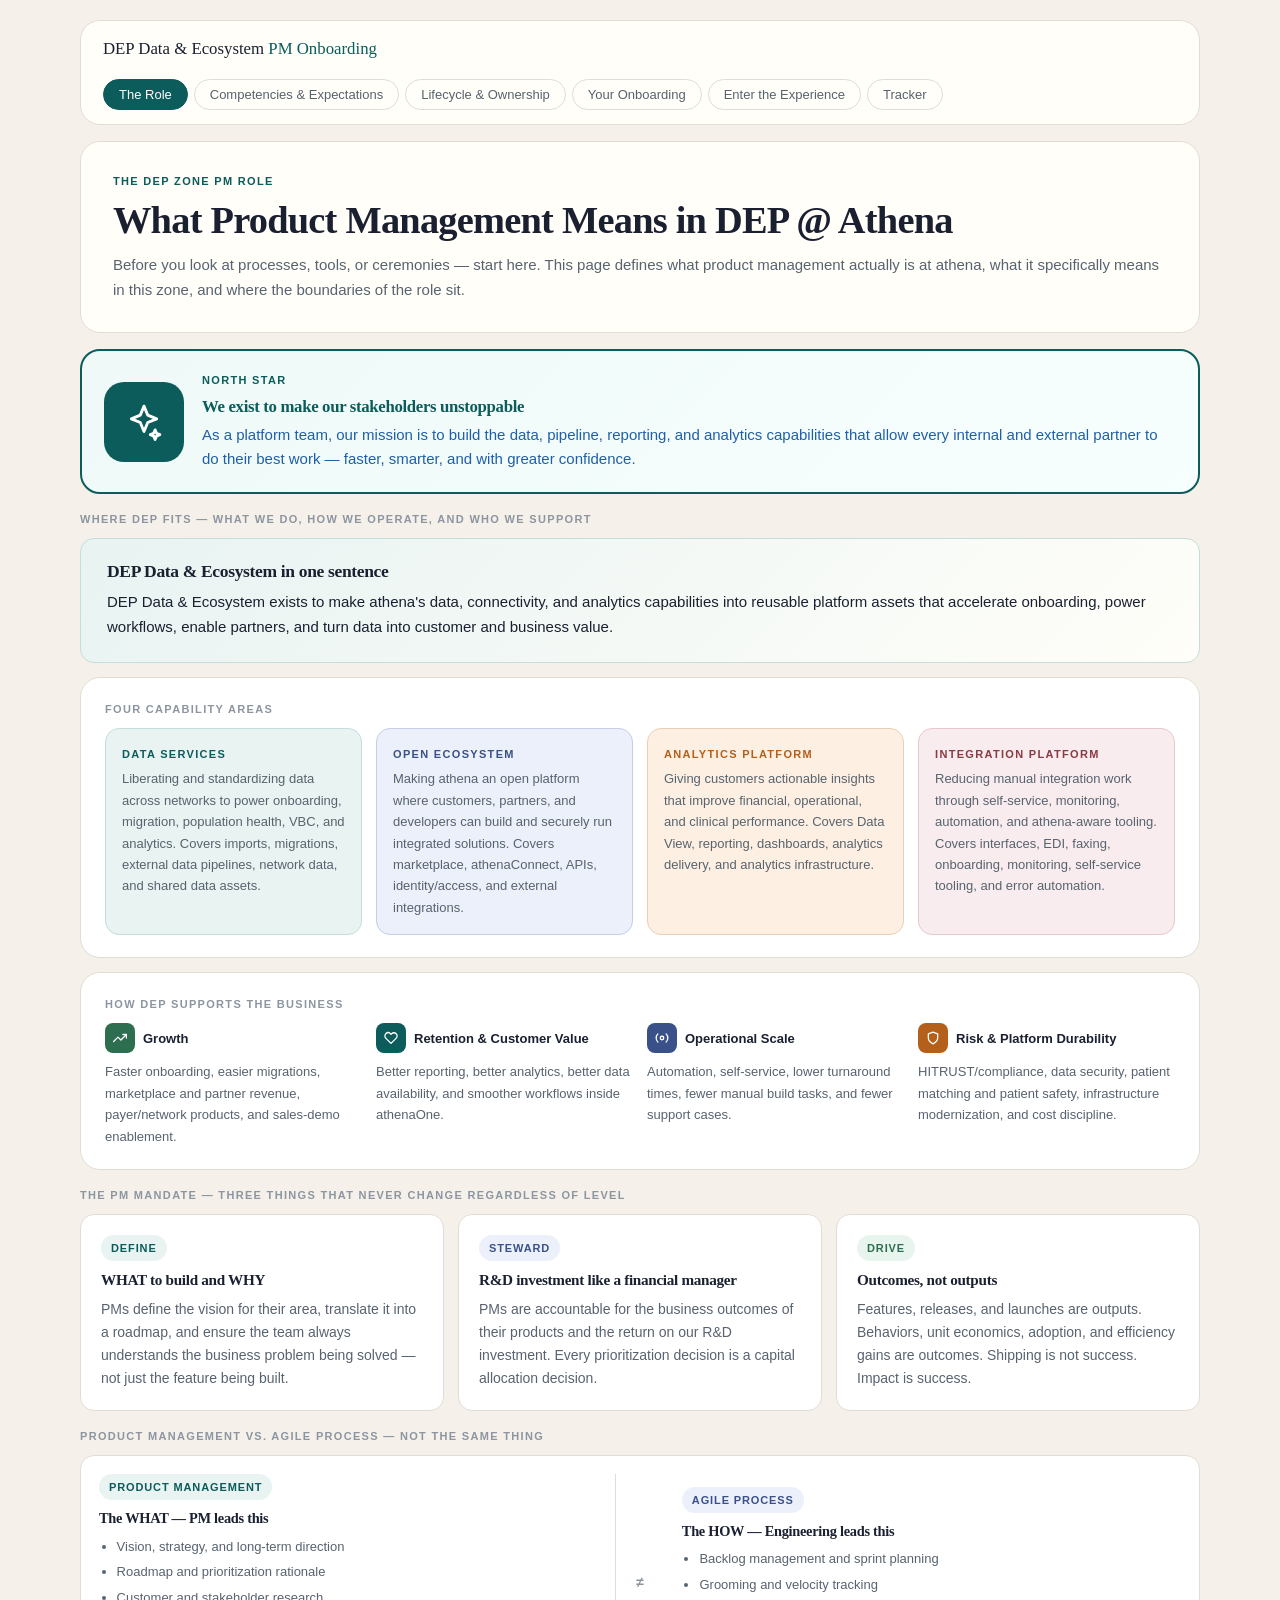
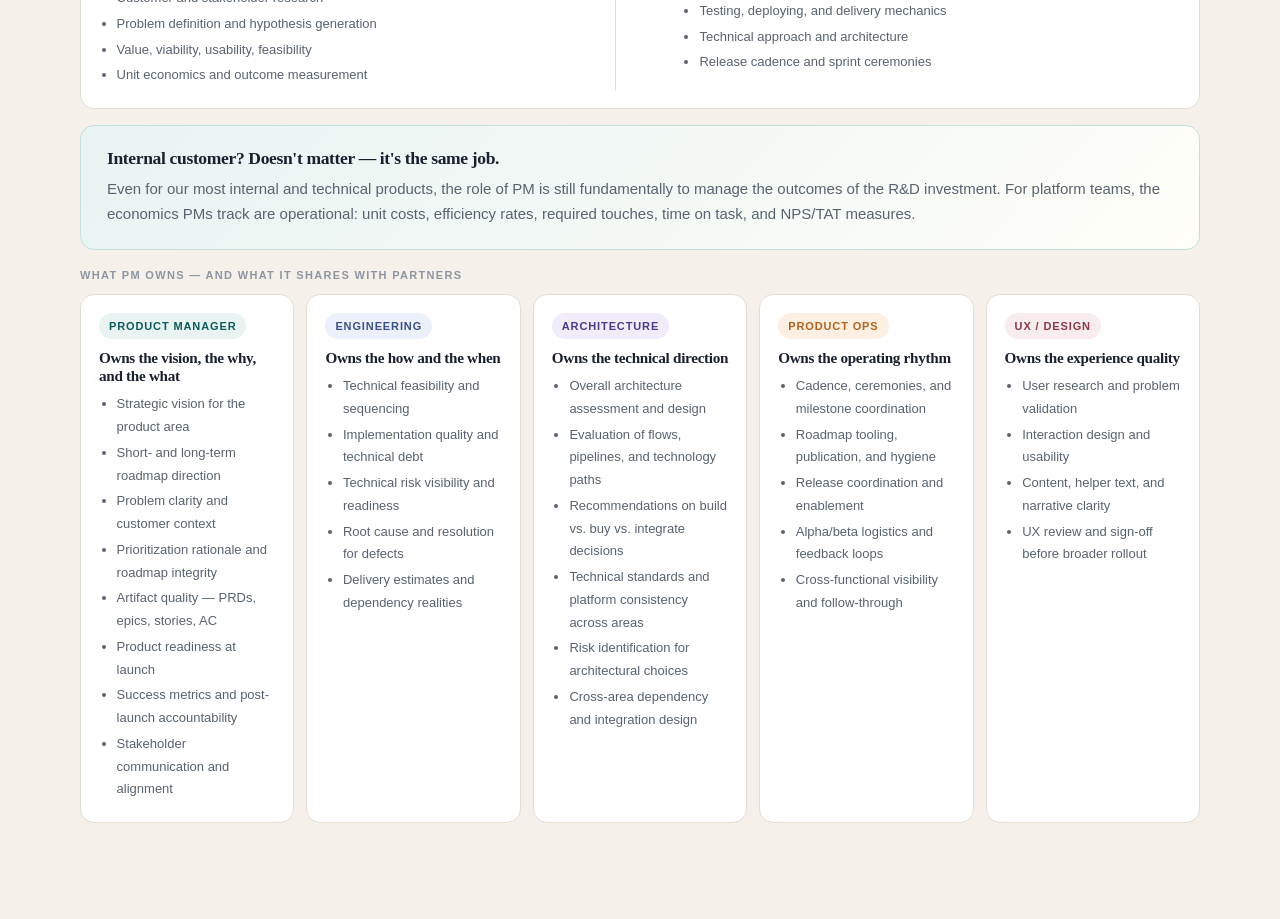
<file: index.html>
<!DOCTYPE html>
<html lang="en">
<head>
<meta charset="UTF-8"/>
<meta name="viewport" content="width=device-width,initial-scale=1.0"/>
<title>PM Onboarding — DEP Data & Ecosystem @ Athena</title>
<style>
*{box-sizing:border-box;margin:0;padding:0}
:root{
  --ink:#1a2030;--muted:#58636f;--faint:#8c95a0;
  --bg:#f5f1ea;--surface:#fffef9;--card:#fff;
  --line:#e2ddd4;
  --teal:#0b5c5a;--teal-lt:#e8f3f2;--teal-dk:#083f3d;
  --amber:#b5601a;--amber-lt:#fdf0e3;
  --rose:#8a3a45;--rose-lt:#f8ecee;
  --slate:#3a5088;--slate-lt:#ecf0fa;
  --green:#2d6e50;--green-lt:#e8f4ee;
  --purple:#4a3a8a;--purple-lt:#f0ecfa;
  --r:14px;--rlg:20px
}
body{font-family:"Aptos","Segoe UI","Helvetica Neue",sans-serif;background:var(--bg);color:var(--ink);font-size:15px;line-height:1.65}
h1,h2,h3,h4,h5{font-family:"Iowan Old Style","Palatino Linotype",Georgia,serif;letter-spacing:-.02em;line-height:1.2;color:var(--ink)}
p{color:var(--muted)}
ul{padding-left:1.1rem;color:var(--muted);line-height:1.75}
li{margin-bottom:3px}
strong{color:var(--ink)}
.shell{max-width:1160px;margin:0 auto;padding:20px 20px 80px}

/* NAV */
.topnav{display:flex;align-items:center;justify-content:space-between;background:var(--surface);border:1px solid var(--line);border-radius:var(--rlg);padding:14px 22px;margin-bottom:16px;gap:16px;flex-wrap:wrap}
.brand{font-family:"Iowan Old Style","Palatino Linotype",Georgia,serif;font-size:1.05rem;color:var(--ink)}
.brand span{color:var(--teal)}
.tabs{display:flex;flex-wrap:wrap;gap:6px}
.tab{background:transparent;border:1px solid var(--line);border-radius:999px;padding:7px 15px;font-size:13px;font-family:inherit;color:var(--muted);cursor:pointer;transition:all .15s}
.tab:hover{background:var(--teal-lt);color:var(--teal);border-color:var(--teal)}
.tab.on{background:var(--teal);color:#fff;border-color:var(--teal)}

/* PAGES */
.page{display:none}.page.on{display:block}

/* SHARED */
.eye{font-size:11px;font-weight:700;text-transform:uppercase;letter-spacing:.12em;color:var(--teal);display:block;margin-bottom:7px}
.section-lbl{font-size:11px;font-weight:700;text-transform:uppercase;letter-spacing:.12em;color:var(--faint);margin-bottom:10px;display:block}
.hero{background:var(--surface);border:1px solid var(--line);border-radius:var(--rlg);padding:30px 32px;margin-bottom:16px}
.hero h1{font-size:clamp(1.6rem,3vw,2.5rem);margin-bottom:10px}
.hero p{font-size:15px;max-width:none}
.banner{background:linear-gradient(135deg,var(--teal-lt),var(--surface));border:1px solid #c2dedd;border-radius:var(--r);padding:22px 26px;margin-bottom:16px}
.banner h3{margin-bottom:8px}
.card{background:var(--card);border:1px solid var(--line);border-radius:var(--r);padding:20px}
.card h3,.card h4{margin-bottom:8px}
.card h3{font-size:1.05rem}
.card h4{font-size:.95rem}
.card p,.card ul{font-size:14px}
.grid2{display:grid;grid-template-columns:1fr 1fr;gap:14px;margin-bottom:16px}
.grid3{display:grid;grid-template-columns:repeat(3,1fr);gap:14px;margin-bottom:16px}
.grid4{display:grid;grid-template-columns:repeat(4,1fr);gap:14px;margin-bottom:16px}
.chip{display:inline-block;font-size:11px;font-weight:700;text-transform:uppercase;letter-spacing:.08em;padding:4px 10px;border-radius:999px;margin-bottom:10px}
.chip-teal{background:var(--teal-lt);color:var(--teal)}
.chip-slate{background:var(--slate-lt);color:var(--slate)}
.chip-amber{background:var(--amber-lt);color:var(--amber)}
.chip-rose{background:var(--rose-lt);color:var(--rose)}
.chip-green{background:var(--green-lt);color:var(--green)}
.chip-purple{background:var(--purple-lt);color:var(--purple)}

/* NORTHSTAR */
.northstar{display:grid;grid-template-columns:80px 1fr;gap:18px;align-items:center;background:linear-gradient(135deg,#eef9f8,#f7fffe);border:2px solid var(--teal);border-radius:20px;padding:20px 22px;margin-bottom:16px}
.northstar-icon{width:80px;height:80px;border-radius:20px;background:var(--teal);display:flex;align-items:center;justify-content:center;color:#fff}
.northstar-icon svg{width:38px;height:38px}
.northstar h3{font-size:1.05rem;margin-bottom:6px;color:var(--teal)}
.northstar p{font-size:15px;color:#1f5fa8;max-width:none}

/* ROLE CARDS */
.role-row{display:grid;grid-template-columns:repeat(4,1fr);gap:12px;margin-bottom:16px}
.role-card{background:var(--card);border:1px solid var(--line);border-radius:var(--r);padding:18px}
.role-card h4{font-size:.95rem;margin-bottom:8px}
.role-card ul{font-size:13px}
.rc-pm .chip{background:var(--teal-lt);color:var(--teal)}
.rc-eng .chip{background:var(--slate-lt);color:var(--slate)}
.rc-ops .chip{background:var(--amber-lt);color:var(--amber)}
.rc-ux .chip{background:var(--rose-lt);color:var(--rose)}

/* VS ROW */
.vs-row{display:grid;grid-template-columns:1fr auto 1fr;gap:12px;align-items:center;background:var(--card);border:1px solid var(--line);border-radius:var(--r);padding:18px;margin-bottom:16px}
.vs-col.what{border-right:1px solid var(--line);padding-right:18px}
.vs-col.how{padding-left:18px}
.vs-col h4{font-size:.9rem;margin-bottom:8px}
.vs-col ul{font-size:13px}
.vs-div{text-align:center;font-size:14px;font-weight:700;color:var(--faint);padding:0 8px}

/* COMPETENCIES */
.comp-grid{display:grid;grid-template-columns:repeat(3,1fr);gap:14px;margin-bottom:16px}
.comp-card{background:var(--card);border:1px solid var(--line);border-radius:var(--r);padding:18px}
.comp-card h3{font-size:1rem;margin-bottom:6px}
.comp-def{font-size:13px;color:var(--muted);margin-bottom:12px;line-height:1.6}
.clvl-content{font-size:13px;line-height:1.6}
.lbl{font-size:10px;font-weight:700;text-transform:uppercase;letter-spacing:.08em;margin-bottom:3px;display:block}
.lbl-good{color:var(--green)}
.lbl-watch{color:var(--amber)}
.lbl-growth{color:var(--slate)}
.txt-good{color:var(--green);margin-bottom:8px}
.txt-watch{color:var(--amber)}
.txt-growth{color:var(--slate)}

/* LEVEL SELECTOR */
.lvl-bar{background:var(--card);border:1px solid var(--line);border-radius:var(--r);padding:13px 18px;margin-bottom:16px;display:flex;align-items:center;gap:10px;flex-wrap:wrap}
.lvl-bar span{font-size:12px;font-weight:700;color:var(--muted);white-space:nowrap}
.lvl-btn{border-radius:999px;padding:5px 14px;font-size:12px;font-weight:700;font-family:inherit;cursor:pointer;border:2px solid transparent;opacity:.75;transition:opacity .15s}
.lvl-btn:hover{opacity:1}

/* CAREER TABLE */
.career-table{width:100%;border-collapse:collapse;background:var(--card);border:1px solid var(--line);border-radius:var(--rlg);overflow:hidden;margin-bottom:16px}
.career-table th{background:var(--ink);color:#fff;padding:12px 16px;text-align:left;font-size:11px;font-weight:700;text-transform:uppercase;letter-spacing:.08em;font-family:inherit}
.career-table td{padding:14px 16px;border-bottom:1px solid var(--line);font-size:13px;color:var(--muted);vertical-align:top;border-right:1px solid var(--line)}
.career-table td:last-child{border-right:none}
.career-table tr:last-child td{border-bottom:none}
.career-table tr.highlight td{background:#f7fcfb}
.level-name{font-weight:700;color:var(--ink);font-size:13px;margin-bottom:4px}
.level-tag{display:inline-block;font-size:10px;font-weight:700;text-transform:uppercase;letter-spacing:.07em;padding:3px 8px;border-radius:999px;margin-top:3px}
.current-badge{background:#fff3cd;color:#856404;font-size:10px;font-weight:700;padding:2px 8px;border-radius:999px;margin-left:6px}

/* LIFECYCLE */
.flow-hint{text-align:center;font-size:12px;color:var(--faint);margin-bottom:8px}
.flow-hint span{display:inline-flex;align-items:center;gap:5px;background:var(--surface);border:1px solid var(--line);border-radius:999px;padding:4px 12px}
.flow-bar{display:grid;grid-template-columns:repeat(4,1fr);background:var(--card);border:1px solid var(--line);border-radius:var(--rlg) var(--rlg) 0 0;overflow:hidden;border-bottom:none}
.flow-step{padding:18px 14px;border-right:1px solid var(--line);cursor:pointer;transition:background .15s;position:relative;user-select:none}
.flow-step:last-child{border-right:none}
.flow-step:hover{background:var(--bg)}
.flow-step.active{background:#fff}
.flow-step.active h4{font-weight:700}
.flow-num{width:30px;height:30px;border-radius:8px;display:flex;align-items:center;justify-content:center;font-weight:700;font-size:12px;margin-bottom:9px;color:#fff}
.fn1 .flow-num{background:var(--teal)}
.fn2 .flow-num{background:var(--amber)}
.fn3 .flow-num{background:var(--rose)}
.fn4 .flow-num{background:var(--green)}
.flow-tag{display:inline-block;font-size:10px;font-weight:700;text-transform:uppercase;letter-spacing:.07em;padding:3px 8px;border-radius:999px;margin-bottom:7px}
.fn1 .flow-tag{background:var(--teal-lt);color:var(--teal)}
.fn2 .flow-tag{background:var(--amber-lt);color:var(--amber)}
.fn3 .flow-tag{background:var(--rose-lt);color:var(--rose)}
.fn4 .flow-tag{background:var(--green-lt);color:var(--green)}
.flow-step h4{font-size:.88rem;margin-bottom:5px}
.flow-step p{font-size:12px}
.connector{height:4px;background:var(--line);position:relative;overflow:hidden}
.connector-fill{position:absolute;top:0;left:0;height:100%;width:25%;background:var(--teal);transition:left .2s,background .2s}
.gov-bar{background:var(--purple-lt);border:1px solid #c5bde8;border-left:1px solid #c5bde8;border-right:1px solid #c5bde8;padding:10px 18px;display:flex;align-items:center;gap:12px}
.gov-bar-icon{width:26px;height:26px;border-radius:7px;background:var(--purple);display:flex;align-items:center;justify-content:center;flex-shrink:0;color:#fff;font-weight:700;font-size:13px}
.stage-panel{display:none;background:var(--card);border:1px solid var(--line);border-top:none;border-radius:0 0 var(--rlg) var(--rlg);padding:22px;margin-bottom:14px}
.stage-panel.on{display:grid;grid-template-columns:1fr 1fr 1fr;gap:14px}
.panel-head{grid-column:1/-1;display:flex;align-items:flex-start;gap:14px;margin-bottom:4px}
.panel-badge{width:38px;height:38px;border-radius:11px;display:flex;align-items:center;justify-content:center;color:#fff;flex-shrink:0;font-weight:700;font-size:13px}
.panel-head h4{font-size:1.05rem;margin-bottom:5px}
.panel-head p{font-size:13px;max-width:none}
.role-block{background:#faf8f3;border:1px solid var(--line);border-radius:12px;padding:14px}
.role-block h5{font-size:.85rem;margin-bottom:8px}
.role-block ul{font-size:13px}
.pm-block{background:linear-gradient(135deg,#eef9f8,#f7fffe);border:2px solid var(--teal);border-radius:12px;padding:14px}
.pm-lbl{display:inline-block;background:var(--teal);color:#fff;font-size:10px;font-weight:700;letter-spacing:.07em;text-transform:uppercase;padding:4px 8px;border-radius:999px;margin-bottom:8px}
.pm-block ul{font-size:13px}
.pm-block ul li::marker{color:var(--teal)}
.oversight-block{background:linear-gradient(135deg,var(--slate-lt),#f4f6ff);border:1px solid #c5cde8;border-radius:12px;padding:14px}
.oversight-block h5{font-size:.85rem;margin-bottom:8px;color:var(--slate)}
.oversight-block ul{font-size:13px}
.oversight-block ul li::marker{color:var(--slate)}
.gov-panel{background:var(--purple-lt);border:1px solid #c5bde8;border-radius:0 0 var(--rlg) var(--rlg);padding:18px 22px;margin-bottom:16px}
.gov-inner{display:grid;grid-template-columns:1fr 1fr 1fr;gap:12px;margin-top:12px}
.gov-col{background:#fff;border-radius:10px;padding:12px;border:1px solid #c5bde8}
.gov-col strong{font-size:12px;display:block;margin-bottom:4px}
.gov-col ul{font-size:12px}

/* ONBOARDING */
.ob-track{display:grid;gap:12px;margin-bottom:16px}
.ob-row{display:grid;grid-template-columns:130px 1fr;gap:16px;background:var(--card);border:1px solid var(--line);border-radius:var(--r);padding:18px 20px;align-items:start}
.ob-week{font-size:12px;font-weight:700;text-transform:uppercase;letter-spacing:.08em;color:var(--teal)}
.ob-phase{font-size:10px;font-weight:400;color:var(--faint);text-transform:none;letter-spacing:0;display:block;margin-top:2px}
.ob-content h4{font-size:.95rem;margin-bottom:6px}
.ob-content ul{font-size:13px}
.milestone-grid{display:grid;grid-template-columns:repeat(3,1fr);gap:14px;margin-bottom:16px}
.milestone-card{background:var(--card);border:1px solid var(--line);border-radius:16px;padding:18px}
.milestone-chip{display:inline-flex;padding:5px 10px;border-radius:999px;background:var(--teal-lt);color:var(--teal);font-size:11px;font-weight:700;letter-spacing:.06em;text-transform:uppercase;margin-bottom:10px}
.milestone-card h3{font-size:1rem;margin-bottom:8px}
.milestone-card p,.milestone-card ul{font-size:13px}

/* PROMO */
.promo-grid{display:grid;grid-template-columns:repeat(3,1fr);gap:14px;margin-bottom:16px}
.promo-card{background:var(--card);border:1px solid var(--line);border-radius:var(--r);padding:18px}
.promo-num{width:34px;height:34px;border-radius:10px;background:var(--teal);color:#fff;display:flex;align-items:center;justify-content:center;font-weight:700;font-size:14px;margin-bottom:10px}
.promo-card h4{font-size:.95rem;margin-bottom:6px}
.promo-card p{font-size:13px}

/* JUMP NAV */
.jump-nav{background:var(--card);border:1px solid var(--line);border-radius:var(--r);padding:12px 16px;margin-bottom:16px;display:flex;align-items:center;gap:8px;flex-wrap:wrap}
.jump-btn{border-radius:999px;padding:4px 12px;font-size:12px;font-weight:700;font-family:inherit;cursor:pointer;border:1px solid}

/* CTA */
.cta-grid{display:grid;grid-template-columns:1fr 1fr;gap:16px;margin-bottom:16px}
.cta-card{border-radius:20px;padding:28px 24px;text-align:center}
.cta-card.nh{background:linear-gradient(135deg,var(--teal-lt),#f0fffe);border:2px solid var(--teal)}
.cta-card.mgr{background:linear-gradient(135deg,var(--slate-lt),#f0f3ff);border:2px solid var(--slate)}
.cta-icon{width:54px;height:54px;border-radius:15px;display:flex;align-items:center;justify-content:center;margin:0 auto 14px;color:#fff}
.cta-card.nh .cta-icon{background:var(--teal)}
.cta-card.mgr .cta-icon{background:var(--slate)}
.cta-card h3{font-size:1.1rem;margin-bottom:8px}
.cta-card p{font-size:13px;margin-bottom:16px;max-width:none}
.cta-btn{display:inline-block;padding:10px 22px;border-radius:999px;font-size:13px;font-weight:700;font-family:inherit;border:none;cursor:pointer}
.btn-teal{background:var(--teal);color:#fff}
.btn-slate{background:var(--slate);color:#fff}

@media(max-width:900px){
  .flow-bar,.grid4,.role-row,.comp-grid,.milestone-grid,.promo-grid{grid-template-columns:1fr 1fr}
  .stage-panel.on,.vs-row,.northstar{grid-template-columns:1fr}
  .ob-row{grid-template-columns:1fr}
}
@media(max-width:600px){
  .comp-grid,.grid2,.grid3,.grid4,.role-row,.milestone-grid,.promo-grid,.cta-grid{grid-template-columns:1fr}
  .flow-bar{grid-template-columns:1fr 1fr}
  .topnav{flex-direction:column;align-items:flex-start}
}

/* ── TRACKER ─────────────────────────────────────── */
.tr-stat-row{display:grid;grid-template-columns:repeat(4,1fr);gap:12px;margin-bottom:16px}
.tr-stat{background:var(--card);border:1px solid var(--line);border-radius:var(--r);padding:16px 18px}
.tr-stat-val{font-size:1.7rem;font-weight:700;color:var(--ink);font-family:"Iowan Old Style","Palatino Linotype",Georgia,serif;line-height:1}
.tr-stat-lbl{font-size:11px;font-weight:700;text-transform:uppercase;letter-spacing:.1em;color:var(--faint);margin-top:4px}
.tr-stat-sub{font-size:12px;color:var(--muted);margin-top:2px}

/* ── COPY BUTTON ─────────────────────────────────── */
.copy-cmd-btn{flex-shrink:0;border-radius:6px;padding:4px 10px;font-size:11px;font-weight:700;font-family:inherit;cursor:pointer;border:1px solid var(--line);background:var(--card);color:var(--muted);transition:all .15s;white-space:nowrap}
.copy-cmd-btn:hover{background:var(--teal-lt);color:var(--teal);border-color:var(--teal)}
.copy-cmd-btn.copied{background:var(--green-lt);color:var(--green);border-color:var(--green)}

/* person selector */
.tr-person-bar{background:var(--card);border:1px solid var(--line);border-radius:var(--r);padding:13px 18px;margin-bottom:16px;display:flex;align-items:center;gap:10px;flex-wrap:wrap}
.tr-person-bar span{font-size:12px;font-weight:700;color:var(--muted);white-space:nowrap}
.tr-person-btn{border-radius:999px;padding:6px 16px;font-size:13px;font-weight:700;font-family:inherit;cursor:pointer;border:1px solid var(--line);background:transparent;color:var(--muted);transition:all .15s}
.tr-person-btn:hover{background:var(--teal-lt);color:var(--teal);border-color:var(--teal)}
.tr-person-btn.on{background:var(--teal);color:#fff;border-color:var(--teal)}

/* views */
.tr-view{display:none}.tr-view.on{display:block}

/* phase bar */
.tr-phase-bar{display:grid;grid-template-columns:repeat(4,1fr);background:var(--card);border:1px solid var(--line);border-radius:var(--rlg);overflow:hidden;margin-bottom:16px}
.tr-phase-step{padding:16px;border-right:1px solid var(--line)}
.tr-phase-step:last-child{border-right:none}
.tr-phase-step.tr-active{border-top:3px solid var(--teal)}
.tr-phase-step.tr-done{background:linear-gradient(135deg,#eef9f8,#f7fffe)}
.tr-phase-step.tr-future{opacity:.5}
.tr-phase-num{width:26px;height:26px;border-radius:7px;display:flex;align-items:center;justify-content:center;font-weight:700;font-size:11px;color:#fff;margin-bottom:7px}
.tr-p1 .tr-phase-num{background:var(--teal)}
.tr-p2 .tr-phase-num{background:var(--amber)}
.tr-p3 .tr-phase-num{background:var(--rose)}
.tr-p4 .tr-phase-num{background:var(--green)}
.tr-phase-lbl{font-size:.85rem;font-weight:700;margin-bottom:2px}
.tr-phase-wks{font-size:11px;color:var(--faint);text-transform:uppercase;letter-spacing:.06em}
.tr-phase-badge{display:inline-block;font-size:10px;font-weight:700;text-transform:uppercase;letter-spacing:.06em;padding:3px 8px;border-radius:999px;margin-top:5px}
.tr-badge-active{background:var(--teal);color:#fff}
.tr-badge-done{background:var(--green-lt);color:var(--green)}
.tr-badge-future{background:var(--line);color:var(--faint)}

/* gap items */
.tr-gap-list,.tr-open-list,.tr-comp-list,.tr-sess-list,.tr-refl-list,.tr-read-list{display:flex;flex-direction:column;gap:8px}
.tr-gap-item{background:#faf8f3;border:1px solid var(--line);border-radius:10px;padding:12px 14px}
.tr-gap-item.high{border-left:3px solid var(--rose)}
.tr-gap-item.medium{border-left:3px solid var(--amber)}
.tr-gap-item.closed{border-left:3px solid var(--green);opacity:.65}
.tr-gap-name{font-size:13px;font-weight:700;color:var(--ink);margin-bottom:3px}
.tr-gap-detail{font-size:12px;color:var(--muted);line-height:1.5;margin-bottom:4px}
.tr-gap-meta{font-size:11px;color:var(--faint)}

/* relationships */
.tr-rel-table{width:100%;border-collapse:collapse}
.tr-rel-table th{text-align:left;font-size:11px;font-weight:700;text-transform:uppercase;letter-spacing:.08em;color:var(--faint);padding:6px 10px;border-bottom:1px solid var(--line)}
.tr-rel-table td{padding:8px 10px;border-bottom:1px solid var(--line);font-size:13px;vertical-align:middle}
.tr-rel-table tr:last-child td{border-bottom:none}
.tr-rel-name{font-weight:600;color:var(--ink)}
.tr-rel-role{color:var(--muted);font-size:11px}
.tr-dot{display:inline-block;width:8px;height:8px;border-radius:50%;margin-right:5px;vertical-align:middle}
.tr-dot-done{background:var(--green)}
.tr-dot-sched{background:var(--amber)}
.tr-dot-pend{background:#d0cbc2}
.tr-dot-over{background:var(--rose)}
.tr-pri{font-size:10px;font-weight:700;text-transform:uppercase;letter-spacing:.06em;padding:2px 7px;border-radius:999px}
.tr-pri-w1{background:var(--teal-lt);color:var(--teal)}
.tr-pri-w2{background:var(--amber-lt);color:var(--amber)}
.tr-pri-m1{background:var(--slate-lt);color:var(--slate)}

/* reading */
.tr-read-item{display:flex;align-items:center;gap:10px;padding:8px 10px;border-radius:8px;background:#faf8f3;border:1px solid var(--line)}
.tr-read-item.done{background:var(--green-lt);border-color:#b8dfc8}
.tr-read-ck{width:18px;height:18px;border-radius:5px;flex-shrink:0;display:flex;align-items:center;justify-content:center;font-size:11px;font-weight:700}
.tr-read-ck.done{background:var(--green);color:#fff}
.tr-read-ck.pend{background:var(--line);color:transparent}
.tr-read-title{font-size:13px;color:var(--ink);flex:1}
.tr-read-due{font-size:11px;color:var(--faint);white-space:nowrap}

/* open items */
.tr-open-item{display:flex;align-items:flex-start;gap:10px;padding:10px 12px;border-radius:8px;background:#faf8f3;border:1px solid var(--line)}
.tr-open-item.done{background:var(--green-lt);border-color:#b8dfc8;opacity:.65}
.tr-open-cb{width:15px;height:15px;border-radius:4px;flex-shrink:0;margin-top:2px;border:2px solid var(--line)}
.tr-open-cb.checked{background:var(--green);border-color:var(--green)}
.tr-open-text{font-size:13px;color:var(--ink);flex:1;line-height:1.5}
.tr-open-due{font-size:11px;color:var(--faint);margin-top:1px}

/* access */
.tr-access-grid{display:grid;grid-template-columns:1fr 1fr;gap:8px}
.tr-access-item{display:flex;align-items:flex-start;gap:9px;padding:10px 12px;border-radius:8px;background:#faf8f3;border:1px solid var(--line)}
.tr-access-dot{width:9px;height:9px;border-radius:50%;flex-shrink:0;margin-top:4px}
.tr-access-dot.ok{background:var(--green)}
.tr-access-dot.partial{background:var(--amber)}
.tr-access-dot.pending{background:#d0cbc2}
.tr-access-name{font-size:13px;font-weight:600;color:var(--ink)}
.tr-access-note{font-size:12px;color:var(--muted);margin-top:1px}

/* competency */
.tr-comp-item{padding:10px 14px;border-radius:8px;background:#faf8f3;border:1px solid var(--line)}
.tr-comp-item.strong{border-left:3px solid var(--green)}
.tr-comp-item.early{border-left:3px solid var(--teal)}
.tr-comp-item.watch{border-left:3px solid var(--amber)}
.tr-comp-name{font-size:13px;font-weight:700;color:var(--ink);margin-bottom:2px}
.tr-comp-note{font-size:12px;color:var(--muted);line-height:1.5}

/* session */
.tr-sess-item{background:#faf8f3;border:1px solid var(--line);border-radius:10px;padding:13px 15px}
.tr-sess-head{display:flex;align-items:center;justify-content:space-between;margin-bottom:7px}
.tr-sess-num{font-size:12px;font-weight:700;color:var(--teal);text-transform:uppercase;letter-spacing:.08em}
.tr-sess-date{font-size:12px;color:var(--faint)}
.tr-sess-body{font-size:13px;color:var(--muted);line-height:1.55}
.tr-sess-sent{font-size:12px;color:var(--ink);font-style:italic;border-top:1px solid var(--line);padding-top:7px;margin-top:7px}

/* reflections */
.tr-refl-item{padding:12px 14px;background:#faf8f3;border:1px solid var(--line);border-radius:10px}
.tr-refl-q{font-size:11px;font-weight:700;text-transform:uppercase;letter-spacing:.08em;color:var(--faint);margin-bottom:5px}
.tr-refl-a{font-size:13px;color:var(--ink);line-height:1.55}

/* checkpoint / flag banners */
.tr-cp-banner{background:linear-gradient(135deg,var(--amber-lt),#fff9f3);border:1px solid #e8c99a;border-radius:var(--r);padding:16px 20px;margin-bottom:14px;display:flex;align-items:center;gap:14px}
.tr-cp-icon{width:38px;height:38px;border-radius:9px;background:var(--amber);color:#fff;display:flex;align-items:center;justify-content:center;flex-shrink:0;font-size:16px}
.tr-cp-text h4{font-size:.9rem;margin-bottom:2px}
.tr-cp-text p{font-size:12px}
.tr-flag-banner{background:var(--rose-lt);border:1px solid #e8bfc4;border-radius:var(--r);padding:12px 16px;margin-bottom:14px;display:flex;align-items:center;gap:10px;font-size:13px;color:var(--rose)}

/* cohort cards */
.tr-cohort-grid{display:grid;grid-template-columns:repeat(auto-fill,minmax(320px,1fr));gap:14px;margin-bottom:16px}
.tr-person-card{background:var(--card);border:1px solid var(--line);border-radius:var(--r);padding:18px;cursor:pointer;transition:box-shadow .15s,border-color .15s}
.tr-person-card:hover{box-shadow:0 4px 14px rgba(0,0,0,.08);border-color:#c0c8d4}
.tr-person-card.flagged{border-left:3px solid var(--rose)}
.tr-pcard-name{font-family:"Iowan Old Style","Palatino Linotype",Georgia,serif;font-size:1.05rem;color:var(--ink);margin-bottom:2px}
.tr-pcard-role{font-size:12px;color:var(--muted);margin-bottom:10px}
.tr-pcard-stats{display:grid;grid-template-columns:repeat(3,1fr);gap:8px;padding-top:10px;border-top:1px solid var(--line);margin-top:10px}
.tr-pstat-val{font-size:1.1rem;font-weight:700;color:var(--ink)}
.tr-pstat-lbl{font-size:10px;color:var(--faint);text-transform:uppercase;letter-spacing:.05em}
.tr-pcard-summary{font-size:12px;color:var(--muted);margin-top:10px;line-height:1.5;padding-top:10px;border-top:1px solid var(--line)}

/* dist bars */
.tr-dist-bars{display:grid;grid-template-columns:repeat(4,1fr);gap:10px;margin-top:12px}
.tr-dist-bar{text-align:center}
.tr-dist-wrap{height:54px;background:#f0ede7;border-radius:6px;overflow:hidden;display:flex;align-items:flex-end;margin-bottom:5px}
.tr-dist-fill{width:100%;border-radius:6px 6px 0 0}
.tr-dist-lbl{font-size:12px;font-weight:700;color:var(--ink)}
.tr-dist-sub{font-size:11px;color:var(--faint)}

@media(max-width:700px){.tr-stat-row,.tr-access-grid{grid-template-columns:1fr 1fr}.tr-phase-bar{grid-template-columns:1fr 1fr}}
@media(max-width:480px){.tr-stat-row{grid-template-columns:1fr 1fr}}
</style>
</head>
<body>
<div class="shell">

<nav class="topnav">
  <div class="brand">DEP Data &amp; Ecosystem <span>PM Onboarding</span></div>
  <div class="tabs">
    <button class="tab on" data-page="0" onclick="showPage(0)">The Role</button>
    <button class="tab" data-page="1" onclick="showPage(1)">Competencies &amp; Expectations</button>
    <button class="tab" data-page="2" onclick="showPage(2)">Lifecycle &amp; Ownership</button>
    <button class="tab" data-page="3" onclick="showPage(3)">Your Onboarding</button>
    <button class="tab" data-page="4" onclick="showPage(4)">Enter the Experience</button>
    <button class="tab" data-page="5" onclick="showPage(5)">Tracker</button>
  </div>
</nav>

<!-- ============================================================ -->
<!-- PAGE 0: THE ROLE -->
<!-- ============================================================ -->
<div class="page on" id="p0">

  <div class="hero">
    <span class="eye">The DEP Zone PM Role</span>
    <h1>What Product Management Means in DEP @ Athena</h1>
    <p>Before you look at processes, tools, or ceremonies — start here. This page defines what product management actually is at athena, what it specifically means in this zone, and where the boundaries of the role sit.</p>
  </div>

  <div class="northstar">
    <div class="northstar-icon">
      <svg viewBox="0 0 24 24" fill="none" stroke="currentColor" stroke-width="1.8" stroke-linecap="round" stroke-linejoin="round">
        <path d="M12 2l2.35 5.65L20 10l-5.65 2.35L12 18l-2.35-5.65L4 10l5.65-2.35L12 2z"/>
        <path d="M19 17l.9 2.1L22 20l-2.1.9L19 23l-.9-2.1L16 20l2.1-.9L19 17z"/>
      </svg>
    </div>
    <div>
      <span class="eye">North Star</span>
      <h3>We exist to make our stakeholders unstoppable</h3>
      <p>As a platform team, our mission is to build the data, pipeline, reporting, and analytics capabilities that allow every internal and external partner to do their best work — faster, smarter, and with greater confidence.</p>
    </div>
  </div>

  <span class="section-lbl">Where DEP fits — what we do, how we operate, and who we support</span>

  <div class="banner" style="margin-bottom:14px">
    <h3 style="margin-bottom:8px">DEP Data &amp; Ecosystem in one sentence</h3>
    <p style="max-width:none;font-size:15px;color:var(--ink)">DEP Data &amp; Ecosystem exists to make athena's data, connectivity, and analytics capabilities into reusable platform assets that accelerate onboarding, power workflows, enable partners, and turn data into customer and business value.</p>
  </div>

  <div style="background:var(--card);border:1px solid var(--line);border-radius:var(--rlg);padding:22px 24px;margin-bottom:14px">
    <span class="section-lbl" style="margin-top:0">Four capability areas</span>
    <div class="grid4" style="margin-bottom:0">
      <div style="background:var(--teal-lt);border:1px solid #c2dedd;border-radius:var(--r);padding:16px">
        <span class="eye" style="margin-bottom:5px">Data Services</span>
        <p style="font-size:13px;max-width:none">Liberating and standardizing data across networks to power onboarding, migration, population health, VBC, and analytics. Covers imports, migrations, external data pipelines, network data, and shared data assets.</p>
      </div>
      <div style="background:var(--slate-lt);border:1px solid #c5cde8;border-radius:var(--r);padding:16px">
        <span class="eye" style="margin-bottom:5px;color:var(--slate)">Open Ecosystem</span>
        <p style="font-size:13px;max-width:none">Making athena an open platform where customers, partners, and developers can build and securely run integrated solutions. Covers marketplace, athenaConnect, APIs, identity/access, and external integrations.</p>
      </div>
      <div style="background:var(--amber-lt);border:1px solid #e8d0b8;border-radius:var(--r);padding:16px">
        <span class="eye" style="margin-bottom:5px;color:var(--amber)">Analytics Platform</span>
        <p style="font-size:13px;max-width:none">Giving customers actionable insights that improve financial, operational, and clinical performance. Covers Data View, reporting, dashboards, analytics delivery, and analytics infrastructure.</p>
      </div>
      <div style="background:var(--rose-lt);border:1px solid #e8c8cc;border-radius:var(--r);padding:16px">
        <span class="eye" style="margin-bottom:5px;color:var(--rose)">Integration Platform</span>
        <p style="font-size:13px;max-width:none">Reducing manual integration work through self-service, monitoring, automation, and athena-aware tooling. Covers interfaces, EDI, faxing, onboarding, monitoring, self-service tooling, and error automation.</p>
      </div>
    </div>
  </div>

  <div style="background:var(--card);border:1px solid var(--line);border-radius:var(--rlg);padding:22px 24px;margin-bottom:16px">
    <span class="section-lbl" style="margin-top:0">How DEP supports the business</span>
    <div class="grid4" style="margin-bottom:0">
      <div>
        <div style="display:flex;align-items:center;gap:8px;margin-bottom:8px">
          <div style="width:30px;height:30px;border-radius:8px;background:var(--green);display:flex;align-items:center;justify-content:center;flex-shrink:0">
            <svg width="14" height="14" viewBox="0 0 24 24" fill="none" stroke="#fff" stroke-width="2.2" stroke-linecap="round" stroke-linejoin="round"><polyline points="23 6 13.5 15.5 8.5 10.5 1 18"/><polyline points="17 6 23 6 23 12"/></svg>
          </div>
          <strong style="font-size:13px">Growth</strong>
        </div>
        <p style="font-size:13px;max-width:none">Faster onboarding, easier migrations, marketplace and partner revenue, payer/network products, and sales-demo enablement.</p>
      </div>
      <div>
        <div style="display:flex;align-items:center;gap:8px;margin-bottom:8px">
          <div style="width:30px;height:30px;border-radius:8px;background:var(--teal);display:flex;align-items:center;justify-content:center;flex-shrink:0">
            <svg width="14" height="14" viewBox="0 0 24 24" fill="none" stroke="#fff" stroke-width="2.2" stroke-linecap="round" stroke-linejoin="round"><path d="M20.84 4.61a5.5 5.5 0 0 0-7.78 0L12 5.67l-1.06-1.06a5.5 5.5 0 0 0-7.78 7.78l1.06 1.06L12 21.23l7.78-7.78 1.06-1.06a5.5 5.5 0 0 0 0-7.78z"/></svg>
          </div>
          <strong style="font-size:13px">Retention &amp; Customer Value</strong>
        </div>
        <p style="font-size:13px;max-width:none">Better reporting, better analytics, better data availability, and smoother workflows inside athenaOne.</p>
      </div>
      <div>
        <div style="display:flex;align-items:center;gap:8px;margin-bottom:8px">
          <div style="width:30px;height:30px;border-radius:8px;background:var(--slate);display:flex;align-items:center;justify-content:center;flex-shrink:0">
            <svg width="14" height="14" viewBox="0 0 24 24" fill="none" stroke="#fff" stroke-width="2.2" stroke-linecap="round" stroke-linejoin="round"><circle cx="12" cy="12" r="3"/><path d="M19.07 4.93a10 10 0 0 1 0 14.14M4.93 4.93a10 10 0 0 0 0 14.14"/></svg>
          </div>
          <strong style="font-size:13px">Operational Scale</strong>
        </div>
        <p style="font-size:13px;max-width:none">Automation, self-service, lower turnaround times, fewer manual build tasks, and fewer support cases.</p>
      </div>
      <div>
        <div style="display:flex;align-items:center;gap:8px;margin-bottom:8px">
          <div style="width:30px;height:30px;border-radius:8px;background:var(--amber);display:flex;align-items:center;justify-content:center;flex-shrink:0">
            <svg width="14" height="14" viewBox="0 0 24 24" fill="none" stroke="#fff" stroke-width="2.2" stroke-linecap="round" stroke-linejoin="round"><path d="M12 22s8-4 8-10V5l-8-3-8 3v7c0 6 8 10 8 10z"/></svg>
          </div>
          <strong style="font-size:13px">Risk &amp; Platform Durability</strong>
        </div>
        <p style="font-size:13px;max-width:none">HITRUST/compliance, data security, patient matching and patient safety, infrastructure modernization, and cost discipline.</p>
      </div>
    </div>
  </div>

  <span class="section-lbl">The PM mandate — three things that never change regardless of level</span>
  <div class="grid3">
    <div class="card"><span class="chip chip-teal">Define</span><h4>WHAT to build and WHY</h4><p>PMs define the vision for their area, translate it into a roadmap, and ensure the team always understands the business problem being solved — not just the feature being built.</p></div>
    <div class="card"><span class="chip chip-slate">Steward</span><h4>R&amp;D investment like a financial manager</h4><p>PMs are accountable for the business outcomes of their products and the return on our R&amp;D investment. Every prioritization decision is a capital allocation decision.</p></div>
    <div class="card"><span class="chip chip-green">Drive</span><h4>Outcomes, not outputs</h4><p>Features, releases, and launches are outputs. Behaviors, unit economics, adoption, and efficiency gains are outcomes. Shipping is not success. Impact is success.</p></div>
  </div>

  <span class="section-lbl">Product management vs. agile process — not the same thing</span>
  <div class="vs-row">
    <div class="vs-col what"><span class="chip chip-teal">Product Management</span><h4>The WHAT — PM leads this</h4><ul><li>Vision, strategy, and long-term direction</li><li>Roadmap and prioritization rationale</li><li>Customer and stakeholder research</li><li>Problem definition and hypothesis generation</li><li>Value, viability, usability, feasibility</li><li>Unit economics and outcome measurement</li></ul></div>
    <div class="vs-div">≠</div>
    <div class="vs-col how"><span class="chip chip-slate">Agile Process</span><h4>The HOW — Engineering leads this</h4><ul><li>Backlog management and sprint planning</li><li>Grooming and velocity tracking</li><li>Testing, deploying, and delivery mechanics</li><li>Technical approach and architecture</li><li>Release cadence and sprint ceremonies</li></ul></div>
  </div>

  <div class="banner"><h3 style="margin-bottom:8px">Internal customer? Doesn't matter — it's the same job.</h3><p style="max-width:none">Even for our most internal and technical products, the role of PM is still fundamentally to manage the outcomes of the R&amp;D investment. For platform teams, the economics PMs track are operational: unit costs, efficiency rates, required touches, time on task, and NPS/TAT measures.</p></div>

  <span class="section-lbl">What PM owns — and what it shares with partners</span>
  <div class="role-row" style="grid-template-columns:repeat(5,1fr)">
    <div class="role-card rc-pm"><span class="chip">Product Manager</span><h4>Owns the vision, the why, and the what</h4><ul><li>Strategic vision for the product area</li><li>Short- and long-term roadmap direction</li><li>Problem clarity and customer context</li><li>Prioritization rationale and roadmap integrity</li><li>Artifact quality — PRDs, epics, stories, AC</li><li>Product readiness at launch</li><li>Success metrics and post-launch accountability</li><li>Stakeholder communication and alignment</li></ul></div>
    <div class="role-card rc-eng"><span class="chip">Engineering</span><h4>Owns the how and the when</h4><ul><li>Technical feasibility and sequencing</li><li>Implementation quality and technical debt</li><li>Technical risk visibility and readiness</li><li>Root cause and resolution for defects</li><li>Delivery estimates and dependency realities</li></ul></div>
    <div class="role-card" style="border-color:var(--line)"><span class="chip chip-purple">Architecture</span><h4>Owns the technical direction</h4><ul><li>Overall architecture assessment and design</li><li>Evaluation of flows, pipelines, and technology paths</li><li>Recommendations on build vs. buy vs. integrate decisions</li><li>Technical standards and platform consistency across areas</li><li>Risk identification for architectural choices</li><li>Cross-area dependency and integration design</li></ul></div>
    <div class="role-card rc-ops"><span class="chip">Product Ops</span><h4>Owns the operating rhythm</h4><ul><li>Cadence, ceremonies, and milestone coordination</li><li>Roadmap tooling, publication, and hygiene</li><li>Release coordination and enablement</li><li>Alpha/beta logistics and feedback loops</li><li>Cross-functional visibility and follow-through</li></ul></div>
    <div class="role-card rc-ux"><span class="chip">UX / Design</span><h4>Owns the experience quality</h4><ul><li>User research and problem validation</li><li>Interaction design and usability</li><li>Content, helper text, and narrative clarity</li><li>UX review and sign-off before broader rollout</li></ul></div>
  </div>

</div><!-- /p0 -->

<!-- ============================================================ -->
<!-- PAGE 1: COMPETENCIES & EXPECTATIONS -->
<!-- ============================================================ -->
<div class="page" id="p1">

  <div class="hero">
    <span class="eye">Competencies &amp; Expectations</span>
    <h1>Six competencies. Five levels. One bar that rises over time.</h1>
    <p>These are the six competencies expected of Product Managers in the DEP zone across every level from Associate to Executive Director. Use the level selector to see what each competency looks like at your level, then scroll down for the full career framework.</p>
  </div>

  <div class="banner"><h3 style="margin-bottom:8px">A note on this zone's bar</h3><p style="max-width:none">The company-wide framework positions strategic thinking as a skill that deepens at Senior Manager. In this zone, we expect PMs to begin developing strategic thinking from day one — because as a platform team, if PMs aren't defining clear product vision and aligning stakeholders around it, no one else will.</p></div>

  <div class="lvl-bar">
    <span>View level:</span>
    <button id="cb-a" class="lvl-btn" onclick="setCompLevel('a')" style="background:var(--green-lt);color:var(--green);border-color:var(--green)">Associate</button>
    <button id="cb-sa" class="lvl-btn" onclick="setCompLevel('sa')" style="background:var(--teal-lt);color:var(--teal);border-color:var(--teal)">Sr. Associate</button>
    <button id="cb-m" class="lvl-btn" onclick="setCompLevel('m')" style="background:var(--amber);color:#fff;border-color:var(--amber);opacity:1">Manager</button>
    <button id="cb-sm" class="lvl-btn" onclick="setCompLevel('sm')" style="background:var(--slate-lt);color:var(--slate);border-color:var(--slate)">Sr. Manager</button>
    <button id="cb-d" class="lvl-btn" onclick="setCompLevel('d')" style="background:var(--rose-lt);color:var(--rose);border-color:var(--rose)">Director / ED</button>
  </div>

  <div class="comp-grid">

    <div class="comp-card">
      <span class="chip chip-teal">Competency 1</span>
      <h3>Curiosity</h3>
      <p class="comp-def">Actively seeks to understand customers, workflows, pain points, stakeholders, systems, and market context by asking strong questions and investigating assumptions before making decisions.</p>
      <div id="cc1-a" class="clvl-content" style="display:none"><span class="lbl lbl-growth">Associate</span><p class="txt-growth">Asks questions and gathers information as directed. Developing the habit of checking assumptions before accepting requests at face value. Learning to distinguish between what a stakeholder asks for and what they actually need.</p></div>
      <div id="cc1-sa" class="clvl-content" style="display:none"><span class="lbl lbl-growth">Sr. Associate</span><p class="txt-growth">Investigates independently within a defined scope. Pulls from multiple sources rather than relying on what's handed to them. Begins forming their own views on what the problem is before solution work begins.</p></div>
      <div id="cc1-m" class="clvl-content" style="display:block"><span class="lbl lbl-good">What good looks like</span><p class="txt-good">Pulls signal from multiple sources, probes for root causes, keeps learning even after an initial answer appears obvious. Asks strong questions before entering solutioning.</p><span class="lbl lbl-watch" style="margin-top:8px">Watch out for</span><p class="txt-watch">Accepting surface-level requests at face value or moving into solutioning before the problem is fully understood.</p></div>
      <div id="cc1-sm" class="clvl-content" style="display:none"><span class="lbl lbl-growth">Sr. Manager</span><p class="txt-growth">Generates new insight for the product area. Identifies questions the team hasn't asked yet. Leads thinking on where the product should go based on deep synthesis of customer, market, and competitive signal.</p></div>
      <div id="cc1-d" class="clvl-content" style="display:none"><span class="lbl lbl-growth">Director / ED</span><p class="txt-growth">Drives curiosity as an organizational practice. Builds teams that investigate rather than assume. Synthesizes signal from across the industry and customer base to set strategic direction.</p></div>
    </div>

    <div class="comp-card">
      <span class="chip chip-amber">Competency 2</span>
      <h3>Strategic Thinking</h3>
      <p class="comp-def">Defines a clear long-term direction for the product area and translates ambiguity into a coherent vision, roadmap, and set of investment choices tied to business and customer outcomes.</p>
      <div id="cc2-a" class="clvl-content" style="display:none"><span class="lbl lbl-growth">Associate</span><p class="txt-growth">Understands the concept of product vision but primarily follows direction set by others. Focused on understanding why the current roadmap is prioritized the way it is.</p></div>
      <div id="cc2-sa" class="clvl-content" style="display:none"><span class="lbl lbl-growth">Sr. Associate</span><p class="txt-growth">Begins to connect sprint-level work to the broader roadmap. Can explain what the current release is trying to achieve and why specific features were prioritized.</p></div>
      <div id="cc2-m" class="clvl-content" style="display:block"><span class="lbl lbl-good">What good looks like</span><p class="txt-good">Can explain where the area is headed, why it matters, and how current work ladders into that direction. Creates the roadmap and manages what's in and out each release.</p><span class="lbl lbl-watch" style="margin-top:8px">Watch out for</span><p class="txt-watch">Managing a list of requests or releases without a durable product narrative or a clear logic for what moves first.</p></div>
      <div id="cc2-sm" class="clvl-content" style="display:none"><span class="lbl lbl-growth">Sr. Manager</span><p class="txt-growth">Interprets zone and division OKRs into realistic choices for the team. Defines 1–3 year direction. Identifies gotchas ahead of zone leads. Moves from executing the plan to shaping the strategy.</p></div>
      <div id="cc2-d" class="clvl-content" style="display:none"><span class="lbl lbl-growth">Director / ED</span><p class="txt-growth">Owns the 3–5 year vision for the zone. Translates corporate strategy into a multi-year roadmap. Engages at ELT level to influence strategy, not just report on it.</p></div>
    </div>

    <div class="comp-card">
      <span class="chip chip-slate">Competency 3</span>
      <h3>Influence</h3>
      <p class="comp-def">Aligns teams and stakeholders without formal authority by listening well, building trust, framing tradeoffs clearly, and communicating in ways that move people toward shared decisions and action.</p>
      <div id="cc3-a" class="clvl-content" style="display:none"><span class="lbl lbl-growth">Associate</span><p class="txt-growth">Communicates clearly within the immediate team. Developing reliability as the foundation of early credibility.</p></div>
      <div id="cc3-sa" class="clvl-content" style="display:none"><span class="lbl lbl-growth">Sr. Associate</span><p class="txt-growth">Builds working relationships with the scrum team. Earns credibility through consistent preparation and follow-through rather than authority.</p></div>
      <div id="cc3-m" class="clvl-content" style="display:block"><span class="lbl lbl-good">What good looks like</span><p class="txt-good">Earns buy-in across engineering, UX, leadership, and partner teams. Can move a decision forward without relying on escalation by default.</p><span class="lbl lbl-watch" style="margin-top:8px">Watch out for</span><p class="txt-watch">Repeating updates without actually changing alignment, or waiting for authority from others to create momentum.</p></div>
      <div id="cc3-sm" class="clvl-content" style="display:none"><span class="lbl lbl-growth">Sr. Manager</span><p class="txt-growth">Influences across zone and sub-division. Executive-level communication and presentation. Leads cross-functional initiatives without direct authority.</p></div>
      <div id="cc3-d" class="clvl-content" style="display:none"><span class="lbl lbl-growth">Director / ED</span><p class="txt-growth">Independently manages ELT-level conversations to secure decisions. Negotiates and manages relationships with clients and prospects. Moves athena as an organization.</p></div>
    </div>

    <div class="comp-card">
      <span class="chip chip-rose">Competency 4</span>
      <h3>Customer &amp; Market Insight</h3>
      <p class="comp-def">Represents the voice of the customer and the realities of the market by grounding decisions in research, workflow understanding, competitive context, and direct feedback.</p>
      <div id="cc4-a" class="clvl-content" style="display:none"><span class="lbl lbl-growth">Associate</span><p class="txt-growth">Consumes research and customer context provided by others. Learning to ask good questions about who the stakeholder is and what workflow they're in.</p></div>
      <div id="cc4-sa" class="clvl-content" style="display:none"><span class="lbl lbl-growth">Sr. Associate</span><p class="txt-growth">Begins gathering direct signal through observation. Can describe the primary stakeholder and their core workflow for assigned areas.</p></div>
      <div id="cc4-m" class="clvl-content" style="display:block"><span class="lbl lbl-good">What good looks like</span><p class="txt-good">Can explain who the stakeholder is, what workflow they're in, what pain point exists, and why the problem matters now. Owns 1–2 key measures.</p><span class="lbl lbl-watch" style="margin-top:8px">Watch out for</span><p class="txt-watch">Talking mostly in internal terms or being unable to clearly connect work to real workflow friction.</p></div>
      <div id="cc4-sm" class="clvl-content" style="display:none"><span class="lbl lbl-growth">Sr. Manager</span><p class="txt-growth">Primary POC for clients, partners, and vendors. Owns a portfolio of 5–10 measures. Industry awareness and competitive landscape shape roadmap and strategy.</p></div>
      <div id="cc4-d" class="clvl-content" style="display:none"><span class="lbl lbl-growth">Director / ED</span><p class="txt-growth">Deep awareness of industry trends, market shifts, and competitor activity. Synthesizes the voice of the market into a multi-year product direction.</p></div>
    </div>

    <div class="comp-card">
      <span class="chip chip-green">Competency 5</span>
      <h3>Prioritization &amp; Judgment</h3>
      <p class="comp-def">Makes sound tradeoff decisions using evidence, context, and clear reasoning; distinguishes urgent from important; and sequences work to balance value, constraints, and long-term health.</p>
      <div id="cc5-a" class="clvl-content" style="display:none"><span class="lbl lbl-growth">Associate</span><p class="txt-growth">Follows established prioritization logic. Learning to distinguish between urgent and important requests with guidance.</p></div>
      <div id="cc5-sa" class="clvl-content" style="display:none"><span class="lbl lbl-growth">Sr. Associate</span><p class="txt-growth">Applies RICE and MoSCoW scoring within a defined scope. Begins to make and articulate small tradeoff decisions independently.</p></div>
      <div id="cc5-m" class="clvl-content" style="display:block"><span class="lbl lbl-good">What good looks like</span><p class="txt-good">Uses explicit prioritization logic (RICE + MoSCoW), can explain tradeoffs, and keeps the backlog ordered in a way others can follow.</p><span class="lbl lbl-watch" style="margin-top:8px">Watch out for</span><p class="txt-watch">Prioritizing reactively or letting backlog order reflect noise and stakeholder volume rather than judgment.</p></div>
      <div id="cc5-sm" class="clvl-content" style="display:none"><span class="lbl lbl-growth">Sr. Manager</span><p class="txt-growth">Judicious on go/no-go decisions. Widens scope to discovery through sunset. Moves to economic ownership — understanding cost and return implications of prioritization decisions.</p></div>
      <div id="cc5-d" class="clvl-content" style="display:none"><span class="lbl lbl-growth">Director / ED</span><p class="txt-growth">Makes strategic-level tradeoffs across the entire zone portfolio. Balances delivery commitments against long-term platform health and market positioning.</p></div>
    </div>

    <div class="comp-card">
      <span class="chip chip-purple">Competency 6</span>
      <h3>Execution &amp; Outcome Ownership</h3>
      <p class="comp-def">Turns strategy into clear product artifacts, decisions, and delivery guidance; maintains quality through launch; and stays accountable for whether shipped work produces the intended outcome.</p>
      <div id="cc6-a" class="clvl-content" style="display:none"><span class="lbl lbl-growth">Associate</span><p class="txt-growth">Completes defined tasks reliably. Learning what "done" actually means beyond code complete — acceptance criteria, readiness, and customer impact.</p></div>
      <div id="cc6-sa" class="clvl-content" style="display:none"><span class="lbl lbl-growth">Sr. Associate</span><p class="txt-growth">Owns sprint-level delivery for assigned stories. Begins closing the loop by checking whether shipped work achieved its intended outcome.</p></div>
      <div id="cc6-m" class="clvl-content" style="display:block"><span class="lbl lbl-good">What good looks like</span><p class="txt-good">Provides clear artifacts, supports smooth engineering elaboration, owns product readiness separately from technical readiness, and closes the loop with post-launch learning.</p><span class="lbl lbl-watch" style="margin-top:8px">Watch out for</span><p class="txt-watch">Stopping at documentation or treating launch as the finish line.</p></div>
      <div id="cc6-sm" class="clvl-content" style="display:none"><span class="lbl lbl-growth">Sr. Manager</span><p class="txt-growth">Anticipates leadership needs proactively. Takes responsibility for cross-functional org initiatives. Evangelizes product outcomes when proven.</p></div>
      <div id="cc6-d" class="clvl-content" style="display:none"><span class="lbl lbl-growth">Director / ED</span><p class="txt-growth">Accountable for outcomes across the entire zone. Defines and tracks the zone scorecard. Connects outcome data to ELT and commercial conversations.</p></div>
    </div>

  </div><!-- /comp-grid -->

  <div style="height:1px;background:var(--line);margin:28px 0"></div>

  <div class="hero" style="margin-bottom:16px">
    <span class="eye">Career Growth</span>
    <h1>The PM career path at athena</h1>
    <p>Understanding the level framework from day one is not about pressure — it's about orientation. Knowing where you are, what the next level looks like, and how promotions actually work lets you make smarter bets with your time from the start.</p>
  </div>

  <div class="banner"><h3 style="margin-bottom:8px">How promotions actually work at athena</h3><p style="max-width:none">Promotions are a function of readiness for the next role on a capability and opportunity basis. It is not a function of time and is not assumed to just happen. Your manager serves as a GPS: they can see where you are and where you need to go.</p></div>

  <div class="jump-nav">
    <span style="font-size:12px;font-weight:700;color:var(--muted)">Jump to:</span>
    <button class="jump-btn" onclick="jumpLevel('assoc')" style="background:var(--green-lt);color:var(--green);border-color:var(--green)">Associate</button>
    <button class="jump-btn" onclick="jumpLevel('sr-assoc')" style="background:var(--teal-lt);color:var(--teal);border-color:var(--teal)">Sr. Associate</button>
    <button class="jump-btn" onclick="jumpLevel('mgr')" style="background:var(--amber-lt);color:var(--amber);border-color:var(--amber)">Manager</button>
    <button class="jump-btn" onclick="jumpLevel('sr-mgr')" style="background:var(--slate-lt);color:var(--slate);border-color:var(--slate)">Sr. Manager</button>
    <button class="jump-btn" onclick="jumpLevel('dir')" style="background:var(--rose-lt);color:var(--rose);border-color:var(--rose)">Director</button>
    <button class="jump-btn" onclick="jumpLevel('ed')" style="background:var(--purple-lt);color:var(--purple);border-color:var(--purple)">Exec. Director</button>
  </div>

  <table class="career-table">
    <thead><tr><th>Level</th><th>Scope</th><th>Owns</th><th>Key skills developing</th></tr></thead>
    <tbody>
      <tr id="level-assoc"><td><div class="level-name">Associate</div><span class="level-tag" style="background:var(--green-lt);color:var(--green)">Analysis focus</span><div style="font-size:11px;color:var(--faint);margin-top:5px">"What is happening right now?"</div></td><td>Supporting role within a scrum team. Works under close guidance of a senior PM. Narrow, task-level scope.</td><td>Analysis of current state. Documentation of requirements and findings. Data queries and basic reporting. Supports the PM in preparing artifacts and research.</td><td>Quantitative and qualitative research methods. SQL and key analytics tools. Clear written documentation. Structured presentation. Foundational agile and scrum understanding.</td></tr>
      <tr id="level-sr-assoc"><td><div class="level-name">Sr. Associate</div><span class="level-tag" style="background:var(--teal-lt);color:var(--teal)">Execution focus</span><div style="font-size:11px;color:var(--faint);margin-top:5px">"What is happening this release?"</div></td><td>Operates as Product Owner within one scrum team. Manages day-to-day backlog and sprint execution under PM direction. Begins to own delivery outcomes for defined features.</td><td>Sprint-level execution and backlog health. Story writing and acceptance criteria for assigned work. Ceremony participation. Tracks and reports on sprint-level outcomes.</td><td>Agile SDLC and scrum mechanics. Prototyping and testing support. Requirements gathering. Workflow analysis. Usability analysis basics. Design thinking and UX/UI collaboration.</td></tr>
      <tr class="highlight" id="level-mgr"><td><div class="level-name">Manager <span class="current-badge">Common entry</span></div><span class="level-tag" style="background:var(--amber-lt);color:var(--amber)">Key results focus</span><div style="font-size:11px;color:var(--faint);margin-top:5px">"What is happening this release — and why?"</div></td><td>80% in release, 20% planning / analysis / reporting. 1–2 scrum teams. Owns the middle of the product lifecycle — requirements through GA and post-GA support. Creates the roadmap and manages what is in and out each release.</td><td>Key results, not just tasks. Clarity of requirements and execution-ready work. 1–2 key measures. Proactively surfaces gotchas and seeks guidance from zone or senior leadership.</td><td>Agile SDLC mastery. Requirements gathering. Workflow analysis. Design thinking and UX collaboration. System analysis. Stakeholder communication and presentation. Influence without authority within the immediate team.</td></tr>
      <tr id="level-sr-mgr"><td><div class="level-name">Senior Manager</div><span class="level-tag" style="background:var(--slate-lt);color:var(--slate)">Objectives focus</span><div style="font-size:11px;color:var(--faint);margin-top:5px">"What will happen over the next 1–3 years?"</div></td><td>50% in release, 50% planning / analysis. Wider scope from discovery through sunset. Primary POC for clients, partners, vendors. Handles escalations first. Takes responsibility for cross-functional org initiatives.</td><td>Portfolio of 5–10 measures and outcomes. Economic ownership begins. Interprets and contributes to zone and division goals. Identifies gotchas ahead of zone leads. Judicious on go / no-go decisions.</td><td>Strategy development and roadmapping aligned to corporate goals. Generating new product insight. Executive communication and presentation. Influence without authority within and outside the zone. Works through others.</td></tr>
      <tr id="level-dir"><td><div class="level-name">Director</div><span class="level-tag" style="background:var(--rose-lt);color:var(--rose)">Zone vision focus</span><div style="font-size:11px;color:var(--faint);margin-top:5px">"What will happen over the next 1–3 years?"</div></td><td>Complete ownership of zone — strategy, outcomes, economics, tradeoffs, and people. Manages performance coaching and career planning for staff. Develops, tracks, and manages budget. Leads team of substantial scope (3+ areas).</td><td>3-year vision and plan. Actively involved in sub-division leadership discussions. Cross-product point of contact aligning product strategy across zones. Engages at ELT level for influence and outcomes.</td><td>Inspirational people leadership. Compelling storytelling for area of responsibility. One deep spike area of expertise. Business case development. Great networker who can move the organization.</td></tr>
      <tr id="level-ed"><td><div class="level-name">Executive Director</div><span class="level-tag" style="background:var(--purple-lt);color:var(--purple)">Enterprise focus</span><div style="font-size:11px;color:var(--faint);margin-top:5px">"What will happen over the next 5 years?"</div></td><td>Represents athena externally. Independently manages ELT-level conversations to secure decisions and resources. Independently generates proposals to steer the business. P&amp;L level engagement. Signs contracts.</td><td>Economic accountability and signing authority. Defining and delivering short- and long-term outcomes. People development at scale. Active in sub-division leadership discussions.</td><td>Influence without authority across sub-divisions. Negotiation and relationship management with clients and prospects. Inspirational people leadership at scale. Business case development and buy-in across the org.</td></tr>
    </tbody>
  </table>

  <span class="section-lbl">Three things that drive promotion</span>
  <div class="promo-grid">
    <div class="promo-card"><div class="promo-num">1</div><h4>Role — Perform</h4><p>Demonstrate the ability to play the role of the next level while continuing strong performance at your current level. This is about operating at a higher level of accountability and judgment in real situations.</p></div>
    <div class="promo-card"><div class="promo-num">2</div><h4>Scope — Talk</h4><p>Work with your manager to identify opportunities to operate at next-level scope. Seek vacuums — find areas where the team or company is struggling and pitch in. These are the highest-leverage opportunities to demonstrate next-level skills.</p></div>
    <div class="promo-card"><div class="promo-num">3</div><h4>Skills — Practice</h4><p>Apply the 80/20 rule: focus on the 20% of contributions that demonstrate 80% of your readiness for the next level. Seek feedback deliberately, apply it in your work, and move toward your strengths over time.</p></div>
  </div>

</div><!-- /p1 -->

<!-- ============================================================ -->
<!-- PAGE 2: LIFECYCLE & OWNERSHIP -->
<!-- ============================================================ -->
<div class="page" id="p2">

  <div class="hero">
    <span class="eye">Lifecycle &amp; Ownership</span>
    <h1>Four stages. Continuous governance. Your role at each one.</h1>
    <p>Select your level to see what PM is responsible for at each stage, and what your manager is watching for. Click any stage to explore the detail. Backlog and bug governance runs continuously across all four stages as an ongoing discipline.</p>
  </div>

  <div class="lvl-bar">
    <span>View for level:</span>
    <button id="lb-a" class="lvl-btn" onclick="setLCLevel('a')" style="background:var(--green-lt);color:var(--green);border-color:var(--green)">Associate</button>
    <button id="lb-sa" class="lvl-btn" onclick="setLCLevel('sa')" style="background:var(--teal-lt);color:var(--teal);border-color:var(--teal)">Sr. Associate</button>
    <button id="lb-m" class="lvl-btn" onclick="setLCLevel('m')" style="background:var(--amber);color:#fff;border-color:var(--amber);opacity:1">Manager</button>
    <button id="lb-sm" class="lvl-btn" onclick="setLCLevel('sm')" style="background:var(--slate-lt);color:var(--slate);border-color:var(--slate)">Sr. Manager</button>
    <button id="lb-d" class="lvl-btn" onclick="setLCLevel('d')" style="background:var(--rose-lt);color:var(--rose);border-color:var(--rose)">Director / ED</button>
  </div>

  <div class="flow-hint"><span>👆 Click any stage to explore PM ownership</span></div>

  <div class="flow-bar">
    <div class="flow-step fn1 active" onclick="showStage('s1',this,0)"><div class="flow-num">01</div><span class="flow-tag">Strategic Planning</span><h4>Strategic Planning</h4><p>Set high-level direction, vision, and roadmap before build work begins.</p></div>
    <div class="flow-step fn2" onclick="showStage('s2',this,1)"><div class="flow-num">02</div><span class="flow-tag">Discovery &amp; Definition</span><h4>Discovery &amp; Definition</h4><p>Investigate user problems and define work clearly enough for build to begin.</p></div>
    <div class="flow-step fn3" onclick="showStage('s3',this,2)"><div class="flow-num">03</div><span class="flow-tag">Execution</span><h4>Execution</h4><p>Produce and validate features. Own product readiness through launch.</p></div>
    <div class="flow-step fn4" onclick="showStage('s4',this,3)" style="border-right:none"><div class="flow-num">04</div><span class="flow-tag">Measurement &amp; Iteration</span><h4>Measurement &amp; Iteration</h4><p>Evaluate performance against success criteria and iterate.</p></div>
  </div>
  <div class="connector"><div class="connector-fill" id="stage-fill"></div></div>
  <div class="gov-bar">
    <div class="gov-bar-icon">∞</div>
    <div><span style="font-size:10px;font-weight:700;text-transform:uppercase;letter-spacing:.08em;color:var(--purple)">Ongoing — all stages &nbsp;</span><span style="font-size:13px;color:var(--muted)">Continuous Backlog &amp; Bug Governance runs across every stage of the lifecycle, not just at the end</span></div>
  </div>

  <!-- Stage 1 -->
  <div id="panel-s1" class="stage-panel on">
    <div class="panel-head"><div class="panel-badge" style="background:var(--teal)">01</div><div><span class="eye">Strategic Planning</span><h4>Strategic Planning</h4><p>PM sets high-level product direction — defining the vision, connecting it to business outcomes, and building the roadmap that guides all downstream work.</p></div></div>
    <div class="role-block"><h5>Who owns what</h5><ul><li><strong>PM</strong> — Product vision, strategic roadmap, problem definition, prioritization rationale, stakeholder alignment</li><li><strong>Engineering</strong> — Technical feasibility signals, architecture direction, dependency identification</li><li><strong>Architecture</strong> — Overall architecture assessment, evaluation of technology paths and flows, recommendations on build vs. buy vs. integrate decisions, technical standards</li><li><strong>Product Ops</strong> — New service and product GTM process planning support, cross-R&amp;D initiative tracking</li><li><strong>UX</strong> — User research, market insight, experience strategy</li></ul></div>
    <div class="pm-block"><span class="pm-lbl">PM focus at your level</span>
      <div id="lc-s1-a" style="display:none"><ul><li>Observe how product vision and roadmap direction are set — attend planning discussions and take notes</li><li>Ask questions to understand why certain strategic bets are being made</li><li>Support research and synthesis tasks that inform strategic direction</li></ul></div>
      <div id="lc-s1-sa" style="display:none"><ul><li>Begin contributing to strategic discussions with data and customer context</li><li>Help draft problem statements and opportunity framing for assigned areas</li><li>Learn how boulders and OKRs cascade into team-level roadmap choices</li></ul></div>
      <div id="lc-s1-m" style="display:block"><ul><li>Define and evangelize a clear vision for your product area</li><li>Translate boulders and OKRs into a short- and long-term roadmap</li><li>Make prioritization rationale visible using RICE + MoSCoW scoring</li><li>Align stakeholders around customer workflows and pain points before roadmap commitments are made</li><li>Surface tradeoffs and scope changes before review windows</li></ul></div>
      <div id="lc-s1-sm" style="display:none"><ul><li>Interpret zone and division OKRs into realistic strategic choices for the team</li><li>Challenge whether the right problems are being prioritized — push back on weak strategic framing</li><li>Make go/no-go decisions with visible economic rationale, not just product logic</li></ul></div>
      <div id="lc-s1-d" style="display:none"><ul><li>Own the 3-year roadmap direction for the zone</li><li>Connect roadmap choices to market positioning and corporate strategy</li><li>Represent the product direction externally to clients, ELT, and commercial partners</li><li>Ensure every PM in the zone has a visible, defensible strategic narrative for their area</li></ul></div>
    </div>
    <div class="oversight-block"><h5>What your manager is watching for</h5>
      <div id="lc-s1-a-up" style="display:none"><ul><li>Are you developing the habit of asking why before moving to solutions?</li><li>Are you learning from strategic discussions, not just observing passively?</li><li>Can you explain the roadmap direction for your area and why it's prioritized the way it is?</li></ul></div>
      <div id="lc-s1-sa-up" style="display:none"><ul><li>Are your strategic contributions grounded in data and customer insight?</li><li>Are you developing your own point of view, not just summarizing what others say?</li><li>Can you connect your area's work to the broader zone strategy?</li></ul></div>
      <div id="lc-s1-m-up" style="display:block"><ul><li>Is the PM consistently framing problems and vision before committing to roadmap items?</li><li>Is the strategic narrative visible and defensible to leadership and partner teams?</li><li>Is stakeholder alignment being built proactively, not reactively?</li></ul></div>
      <div id="lc-s1-sm-up" style="display:none"><ul><li>Is strategic direction reflecting zone-level ambition, not just team-level execution?</li><li>Are economic tradeoffs visible in prioritization decisions?</li><li>Is the Sr. Manager developing Manager-level PMs to own strategic framing independently?</li></ul></div>
      <div id="lc-s1-d-up" style="display:none"><ul><li>Is the zone's strategic direction generating genuine market insight, not just feature planning?</li><li>Is the Director setting a zone-wide standard for strategic quality?</li><li>Is the product direction being communicated credibly to ELT and external stakeholders?</li></ul></div>
    </div>
  </div>

  <!-- Stage 2 -->
  <div id="panel-s2" class="stage-panel">
    <div class="panel-head"><div class="panel-badge" style="background:var(--amber)">02</div><div><span class="eye">Discovery &amp; Definition</span><h4>Discovery &amp; Definition</h4><p>PM investigates and prioritizes user problems, establishes directional hypotheses, and defines work clearly enough for architecture and build to begin.</p></div></div>
    <div class="role-block"><h5>Who owns what</h5><ul><li><strong>PM</strong> — Problem framing, requirements definition, artifact quality, PRDs, epics, stories, acceptance criteria</li><li><strong>Engineering</strong> — Architecture direction, technical feasibility, dependency and complexity assessment</li><li><strong>Architecture</strong> — Pipeline and flow design, technology path evaluation, integration patterns, platform consistency recommendations, technical risk identification</li><li><strong>Product Ops</strong> — Roadmap/Jira tooling and PM execution best practices, scoping new Jira features</li><li><strong>UX</strong> — User research, usability analysis, interaction design, prototype validation</li></ul></div>
    <div class="pm-block"><span class="pm-lbl">PM focus at your level</span>
      <div id="lc-s2-a" style="display:none"><ul><li>Learn what makes a problem statement clear and evidence-backed</li><li>Shadow discovery conversations and help synthesize research findings</li><li>Begin writing user stories for assigned features with PM review before grooming</li></ul></div>
      <div id="lc-s2-sa" style="display:none"><ul><li>Draft problem statements and opportunity framing for assigned areas</li><li>Own story writing for assigned scope in sprint-ready condition</li><li>Begin writing acceptance criteria that engineering can execute without follow-up questions</li></ul></div>
      <div id="lc-s2-m" style="display:block"><ul><li>Frame customer and business problems before solutioning begins</li><li>Write PRDs, epics, stories, and acceptance criteria to the zone quality bar</li><li>Ensure Jira fields are complete and accurate without being chased by PrOps</li><li>Define success metrics, dependencies, risks, and mitigation in every major artifact</li><li>Bring work into grooming in a form that is clear and complete for engineering</li></ul></div>
      <div id="lc-s2-sm" style="display:none"><ul><li>Set the artifact quality bar for the team — coach PMs whose work needs cleanup</li><li>Spot-check discovery quality and problem framing in planning and BURP sessions</li><li>Ensure hypotheses are directional and connected to real customer workflows before architecture begins</li></ul></div>
      <div id="lc-s2-d" style="display:none"><ul><li>Own the zone-wide artifact quality standard — what does done look like for PRDs, epics, and stories?</li><li>Ensure discovery practice is rigorous across all areas, not just individual teams</li><li>Use AI tooling and templates to raise the floor for first-pass definition quality</li></ul></div>
    </div>
    <div class="oversight-block"><h5>What your manager is watching for</h5>
      <div id="lc-s2-a-up" style="display:none"><ul><li>Are you distinguishing between what a stakeholder asks for and what they actually need?</li><li>Are your drafted stories improving in clarity without repeated correction?</li><li>Are you validating problems before jumping to solutions?</li></ul></div>
      <div id="lc-s2-sa-up" style="display:none"><ul><li>Is your work arriving at grooming in sprint-ready condition?</li><li>Are your acceptance criteria executable by engineering without follow-up questions?</li><li>Are you owning your assigned scope without requiring cleanup?</li></ul></div>
      <div id="lc-s2-m-up" style="display:block"><ul><li>Is the PM's artifact quality enabling clean engineering elaboration, or creating rework cycles?</li><li>Is the PM being chased by PrOps for Jira hygiene, or proactively maintaining it?</li><li>Are discovery and definition happening before commitments are made, not after?</li></ul></div>
      <div id="lc-s2-sm-up" style="display:none"><ul><li>Is the Sr. Manager setting a clear quality standard for the team, not just for their own work?</li><li>Is discovery discipline improving across the team as a result of coaching?</li><li>Are hypotheses grounded in real customer evidence, not just internal assumptions?</li></ul></div>
      <div id="lc-s2-d-up" style="display:none"><ul><li>Does the zone have a documented, consistent definition quality standard?</li><li>Is AI tooling being used to raise the floor across teams?</li><li>Is discovery quality improving as a zone-wide practice?</li></ul></div>
    </div>
  </div>

  <!-- Stage 3 -->
  <div id="panel-s3" class="stage-panel">
    <div class="panel-head"><div class="panel-badge" style="background:var(--rose)">03</div><div><span class="eye">Execution</span><h4>Execution</h4><p>PM owns product readiness through build and launch — ensuring the team has clarity to deliver and customers and partners are ready before customer exposure begins.</p></div></div>
    <div class="role-block"><h5>Who owns what</h5><ul><li><strong>PM</strong> — Product readiness, launch narrative, rollout intent, alpha/beta objectives and exit decisions</li><li><strong>Engineering</strong> — Technical readiness, implementation quality, deployment, fix path</li><li><strong>Architecture</strong> — Technical sign-off on architectural decisions made during build, validation that implementation aligns with intended design patterns and platform standards</li><li><strong>Product Ops</strong> — Alpha/beta test planning, execution and data collection, GA readiness services</li><li><strong>UX</strong> — Design validation, usability testing, experience signoff for customer-facing changes</li></ul></div>
    <div class="pm-block"><span class="pm-lbl">PM focus at your level</span>
      <div id="lc-s3-a" style="display:none"><ul><li>Learn the difference between code deployment and customer rollout</li><li>Shadow the PM through TRA, release readiness signoff, and alpha/beta coordination</li><li>Understand what product readiness means and what PM specifically signs off on</li></ul></div>
      <div id="lc-s3-sa" style="display:none"><ul><li>Support launch inputs for assigned features — release notes, Jira readiness fields, feature flags</li><li>Begin participating in alpha/beta coordination with PrOps guidance</li><li>Learn the TRA process and what engineering vs. PM each own within it</li></ul></div>
      <div id="lc-s3-m" style="display:block"><ul><li>Sign off on product readiness before launch, separately from technical readiness</li><li>Complete PM-driven launch inputs on time without being chased</li><li>Define alpha/beta objectives, success criteria, and exit decisions</li><li>Work with engineering to separate deployment timing from customer rollout timing</li><li>Keep artifacts current as scope changes throughout the release</li></ul></div>
      <div id="lc-s3-sm" style="display:none"><ul><li>Ensure PM team is consistently delivering product readiness signoff on time</li><li>Anticipate launch-impacting risks earlier and surface them before the readiness window</li><li>Own the release narrative for major features and drive commercial partner alignment</li></ul></div>
      <div id="lc-s3-d" style="display:none"><ul><li>Own the zone's release readiness standard across all areas</li><li>Ensure a consistent, documented separation between technical and product readiness</li><li>Represent zone readiness in Release Preview and ELT-level launch conversations</li></ul></div>
    </div>
    <div class="oversight-block"><h5>What your manager is watching for</h5>
      <div id="lc-s3-a-up" style="display:none"><ul><li>Do you understand the readiness process before being asked to support it?</li><li>Can you clearly distinguish between deployment and customer rollout?</li><li>Are your launch inputs reviewed for accuracy before submission?</li></ul></div>
      <div id="lc-s3-sa-up" style="display:none"><ul><li>Are your launch inputs complete and accurate without requiring cleanup?</li><li>Are you managing alpha/beta logistics effectively?</li><li>Do you understand PM's readiness ownership vs. engineering's technical ownership?</li></ul></div>
      <div id="lc-s3-m-up" style="display:block"><ul><li>Is the PM delivering readiness signoff on time, or being chased?</li><li>Is the PM owning product readiness explicitly, not deferring to engineering or PrOps?</li><li>Are alpha/beta exit criteria clear and defensible before rollout decisions are made?</li></ul></div>
      <div id="lc-s3-sm-up" style="display:none"><ul><li>Is the Sr. Manager driving consistent readiness practice across the team?</li><li>Are major release narratives being communicated effectively to commercial partners?</li><li>Are launch-impacting risks being surfaced early, not at the last minute?</li></ul></div>
      <div id="lc-s3-d-up" style="display:none"><ul><li>Is the zone's readiness standard consistently applied across all areas?</li><li>Is the Director representing zone readiness credibly in Release Preview and ELT conversations?</li><li>Is the separation between technical and product readiness clear and documented zone-wide?</li></ul></div>
    </div>
  </div>

  <!-- Stage 4 -->
  <div id="panel-s4" class="stage-panel">
    <div class="panel-head"><div class="panel-badge" style="background:var(--green)">04</div><div><span class="eye">Measurement &amp; Iteration</span><h4>Measurement &amp; Iteration</h4><p>PM evaluates performance against success criteria, captures learning, and iterates. Launch is not the end state — it is the handoff into measurement and reprioritization that feeds back into Strategic Planning.</p></div></div>
    <div class="role-block"><h5>Who owns what</h5><ul><li><strong>PM</strong> — Success review, prioritization changes, learning reuse, post-GA outcome ownership</li><li><strong>Engineering</strong> — Root cause, defect resolution, technical follow-through</li><li><strong>Architecture</strong> — Assessment of whether post-launch issues point to architectural root causes, recommendations for structural changes that prevent recurrence</li><li><strong>Product Ops</strong> — Post-GA success services, end-of-life feature services, ongoing roadmap/Jira tooling</li><li><strong>UX</strong> — User feedback interpretation, usability iteration, design refinement</li></ul></div>
    <div class="pm-block"><span class="pm-lbl">PM focus at your level</span>
      <div id="lc-s4-a" style="display:none"><ul><li>Learn how success metrics are defined and tracked after launch</li><li>Participate in post-launch reviews as an observer and note-taker</li><li>Begin to understand how GA outcomes feed back into Strategic Planning</li></ul></div>
      <div id="lc-s4-sa" style="display:none"><ul><li>Track adoption and outcome signals for assigned features after launch</li><li>Contribute to post-launch reviews with data prepared and organized in advance</li><li>Begin connecting post-launch signal to backlog prioritization for future releases</li></ul></div>
      <div id="lc-s4-m" style="display:block"><ul><li>Define success metrics before launch — never after</li><li>Review GA metrics, adoption signals, and customer feedback at defined intervals</li><li>Participate in retrospectives so launch learning changes future behavior</li><li>Convert post-launch signal into updated prioritization decisions that feed back into Strategic Planning</li></ul></div>
      <div id="lc-s4-sm" style="display:none"><ul><li>Own a portfolio of 5–10 outcome measures across the product area</li><li>Ensure learning from each launch feeds back into the next strategic planning cycle systematically</li><li>Drive retrospective quality — move beyond what happened to what changes as a result</li></ul></div>
      <div id="lc-s4-d" style="display:none"><ul><li>Own the zone's measurement standard — what outcomes does the zone track and how?</li><li>Connect outcome data to ELT conversations and external proof points for commercial teams</li><li>Ensure post-launch learning shapes future zone-level strategic direction</li></ul></div>
    </div>
    <div class="oversight-block"><h5>What your manager is watching for</h5>
      <div id="lc-s4-a-up" style="display:none"><ul><li>Are you developing the habit of asking whether work achieved its intended outcome?</li><li>Are you attending post-launch reviews and building fluency with outcome measurement?</li><li>Can you explain how GA outcomes connect to the next planning cycle?</li></ul></div>
      <div id="lc-s4-sa-up" style="display:none"><ul><li>Is your post-launch data preparation accurate and complete before reviews?</li><li>Are you connecting outcome signals to concrete backlog implications?</li><li>Are you running post-launch reviews that produce actionable decisions, not just summaries?</li></ul></div>
      <div id="lc-s4-m-up" style="display:block"><ul><li>Is the PM defining success metrics before launch, not retrofitting them after?</li><li>Is post-launch learning actually changing future prioritization decisions?</li><li>Are retrospective insights producing durable process or roadmap changes?</li></ul></div>
      <div id="lc-s4-sm-up" style="display:none"><ul><li>Is the Sr. Manager's portfolio of measures being actively tracked and reported?</li><li>Is outcome data influencing zone-level strategy, not just team-level backlog?</li><li>Is learning being captured at the team level and shared across the zone?</li></ul></div>
      <div id="lc-s4-d-up" style="display:none"><ul><li>Is the zone's measurement practice generating strategic insight?</li><li>Is outcome data being connected to ELT and commercial conversations credibly?</li><li>Is post-launch learning shaping future zone-level strategic direction?</li></ul></div>
    </div>
  </div>

  <!-- Governance panel -->
  <div class="gov-panel">
    <div style="display:flex;align-items:center;gap:12px;margin-bottom:12px">
      <div style="width:34px;height:34px;border-radius:10px;background:var(--purple);display:flex;align-items:center;justify-content:center;color:#fff;font-weight:700;font-size:14px;flex-shrink:0">∞</div>
      <div>
        <h5 style="color:var(--purple);font-size:.95rem;margin-bottom:4px">Continuous Backlog &amp; Bug Governance</h5>
        <p style="font-size:13px;max-width:none">PM keeps bugs and enhancements legible, prioritized, and connected to release and roadmap tradeoffs at every stage. This is not a discrete phase — it is an ongoing discipline.</p>
      </div>
    </div>
    <div class="gov-inner">
      <div class="gov-col"><strong style="color:var(--purple)">PM owns</strong><ul><li>Backlog health and issue prioritization judgment</li><li>Enhancement tradeoffs and product-level bug awareness</li><li>Escalation when defects create roadmap or patient-safety risk</li></ul></div>
      <div class="gov-col"><strong style="color:var(--slate)">Partners own</strong><ul><li><strong>Engineering</strong> — root cause, fix path, delivery estimates</li><li><strong>Architecture</strong> — assessment of whether patterns or pipeline design are contributing to recurring issues</li><li><strong>PrOps</strong> — intake hygiene, visibility, cadence support</li><li><strong>UX</strong> — experience implications for fixes</li></ul></div>
      <div class="gov-col"><strong style="color:var(--green)">What good looks like</strong><ul><li>Bug backlog visible in Zone Reviews as a standing item</li><li>Triage participation is active, not passive</li><li>Backlog order reflects judgment, not accumulation</li></ul></div>
    </div>
  </div>

</div><!-- /p2 -->

<!-- ============================================================ -->
<!-- PAGE 3: YOUR ONBOARDING -->
<!-- ============================================================ -->
<div class="page" id="p3">

  <div class="hero">
    <span class="eye">Your Onboarding</span>
    <h1>A structured ramp designed to build strategic PMs, not just process familiarity</h1>
    <p>The goal is not only to teach tools and ceremonies. It is to build Product Managers who can define a vision for their area, translate that vision into roadmap choices, and align stakeholders around customer workflows and pain points. Your onboarding happens in three distinct layers.</p>
  </div>

  <div class="grid3" style="margin-bottom:16px">

    <div class="card">
      <span class="chip chip-slate">Layer 1</span>
      <h3>Day 1 — Athena Employee Onboarding</h3>
      <p style="margin-bottom:12px">Handled by athena's central onboarding program. Before anything product-related, you'll get set up as an athena employee.</p>
      <ul style="font-size:13px">
        <li>Laptop setup and IT access provisioning</li>
        <li>Systems, tools, and internal protocols</li>
        <li>Benefits, HR policies, and compliance training</li>
        <li>Security, access controls, and identity setup</li>
        <li>Understanding athena's mission, values, and organizational structure</li>
        <li>Introduction to key internal platforms (Workday, Okta, etc.)</li>
      </ul>
    </div>

    <div class="card">
      <span class="chip chip-teal">Layer 2</span>
      <h3>Product at Athena — 3-Day Onboarding Program</h3>
      <p style="margin-bottom:12px">A structured 3-day program covering how product management works across athena. Run centrally by the Product Division.</p>
      <div style="display:grid;gap:8px">
        <div style="background:var(--teal-lt);border-radius:10px;padding:10px 12px">
          <strong style="font-size:12px;color:var(--teal);display:block;margin-bottom:4px">Day 1 — March 10</strong>
          <ul style="font-size:12px">
            <li>Introduction and orientation</li>
            <li>R&amp;D Operating Cadence</li>
            <li>Product Division Best Practices</li>
            <li>Jira and Feature Fields</li>
            <li>Support Environments</li>
            <li>Product Management at athena</li>
          </ul>
        </div>
        <div style="background:#f0fffe;border-radius:10px;padding:10px 12px">
          <strong style="font-size:12px;color:var(--teal);display:block;margin-bottom:4px">Day 2 — March 11</strong>
          <ul style="font-size:12px">
            <li>Product Knowledge (PK) Overview</li>
            <li>Product Analytics</li>
            <li>Intro to Patient Safety</li>
            <li>Release Management Overview</li>
            <li>AI at athena</li>
            <li>Release Enablement Functions</li>
          </ul>
        </div>
        <div style="background:#f0fffe;border-radius:10px;padding:10px 12px">
          <strong style="font-size:12px;color:var(--teal);display:block;margin-bottom:4px">Day 3 — March 12</strong>
          <ul style="font-size:12px">
            <li>Clinicals, IDP, and Value-Based Care overviews</li>
            <li>Building a Durable &amp; Open Ecosystem</li>
            <li>Improving Practice Management &amp; RCM</li>
            <li>UX &amp; Design, Research Operations, Tech Writing</li>
          </ul>
        </div>
      </div>
    </div>

    <div class="card">
      <span class="chip chip-amber">Layer 3</span>
      <h3>DEP Zone — Product Onboarding</h3>
      <p style="margin-bottom:12px">Zone-specific onboarding that happens after Layers 1 and 2. This is where you go deep on the DEP area, its customers, its tools, and how work actually moves.</p>
      <ul style="font-size:13px">
        <li>Learn the DEP zone vision, charter, and how your product area fits within Data Services, Open Ecosystem, Analytics Platform, or Integration Platform</li>
        <li>Meet your engineering lead, QA lead, PrOps partner, adjacent PMs, and product buddy</li>
        <li>Access Jira, LaunchDarkly, roadmap dashboards, Master R&amp;D Calendar, and Confluence spaces specific to DEP</li>
        <li>Review strategic decks, roadmap materials, and Confluence pages for your product area</li>
        <li>Understand the BURP, Zone Review, Release Preview, and TRA processes as they operate in DEP</li>
        <li>Shadow a sprint review, grooming session, retrospective, and Product Ops sync in your zone</li>
        <li>Identify any regulatory, compliance, or patient-safety constraints specific to your area</li>
        <li>Learn the HPCI escalation path and how it applies to your product area</li>
      </ul>
    </div>

  </div>

  <div class="banner" style="margin-bottom:16px"><h3 style="margin-bottom:8px">Your manager will share specific success statements in your first week</h3><p style="max-width:none">Beyond the milestones below, your manager has prepared 3–5 specific, observable statements about what success looks like in their eyes — concrete signals they'll actually be watching for, not generic expectations.</p></div>

  <span class="section-lbl">Layer 3 — DEP zone onboarding week by week</span>
  <div style="background:var(--amber-lt);border:1px solid #e8d0b8;border-radius:var(--r);padding:14px 18px;margin-bottom:14px;display:flex;align-items:center;gap:12px">
    <div style="width:30px;height:30px;border-radius:8px;background:var(--amber);display:flex;align-items:center;justify-content:center;flex-shrink:0;color:#fff;font-weight:700;font-size:13px">3</div>
    <p style="font-size:13px;max-width:none;color:var(--ink)">The timeline below is your <strong>DEP zone-specific onboarding</strong> and begins after you've completed Layer 1 (Day 1 athena onboarding) and Layer 2 (the 3-day Product at Athena program). It is managed by your manager and tailored to your specific product area within DEP.</p>
  </div>
  <span class="section-lbl">Week by week — what you're doing and why</span>
  <div class="ob-track">
    <div class="ob-row"><div class="ob-week">Weeks 1–2<span class="ob-phase">Orient</span></div><div class="ob-content"><h4>Context, relationships, and the operating model</h4><ul><li>Meet your engineering lead, QA lead, PrOps partner, adjacent PMs, and product buddy</li><li>Learn the short- and long-term product vision for your area through a dedicated walkthrough with your manager</li><li>Shadow a sprint review, grooming session, retrospective, and Product Ops sync</li><li>Get access to Jira (athenajira.athenahealth.com), LaunchDarkly, roadmap dashboards, Master R&amp;D Calendar, Confluence, and athenaOne</li><li>Read: Product Division Best Practices, Zone Review Agenda, Product Roadmap Guidance, Alpha/Beta Testing Guidance</li><li>Understand the Boulder → Feature → Epic → Story hierarchy and how your zone uses it</li></ul></div></div>
    <div class="ob-row"><div class="ob-week">Weeks 3–4<span class="ob-phase">Learn</span></div><div class="ob-content"><h4>The process in practice</h4><ul><li>Attend a Zone Review and understand what metrics leadership is looking at</li><li>Walk through BURP Documentation Best Practices and the current TRA process with your PrOps contact</li><li>Practice explaining how your team's roadmap maps to customer workflows and pain points</li><li>Review an existing PRD and assess it against the quality bar in this framework</li><li>Get direct exposure to customer context by sitting in on a sales demo or user research session</li><li>Learn the HPCI escalation path and when it applies to your product area</li></ul></div></div>
    <div class="ob-row"><div class="ob-week">Weeks 5–8<span class="ob-phase">Execute</span></div><div class="ob-content"><h4>Own your first deliverables</h4><ul><li>Draft and present a concise vision statement for your product area to your manager and key partners</li><li>Write your first epic or story set and get feedback from engineering on clarity</li><li>Run or co-run your first grooming session</li><li>Contribute to roadmap data and GA readiness fields before the next PrOps deadline</li><li>Define success metrics for one upcoming feature before it ships</li><li>Draft one BURP epic summary with problem statement, metrics, dependencies, risks, and mitigation</li></ul></div></div>
    <div class="ob-row"><div class="ob-week">Month 3+<span class="ob-phase">Operate</span></div><div class="ob-content"><h4>Full role accountability</h4><ul><li>Own your roadmap inputs end-to-end without PrOps reminders</li><li>Regularly socialize your area's strategic direction with stakeholders across the business</li><li>Lead product readiness sign-off for your next release</li><li>Complete a post-launch review for a shipped feature and share the learning</li><li>Present or materially contribute to a Zone Review or Release Preview for your product area</li></ul></div></div>
  </div>

  <span class="section-lbl">Manager checkpoints</span>
  <div class="milestone-grid">
    <div class="milestone-card"><span class="milestone-chip">30 Days</span><h3>Orientation checkpoint</h3><p style="margin-bottom:8px">Manager reviews role understanding, partner map, tool access, and early product-area understanding.</p><ul><li>Can explain the operating model and key ceremonies</li><li>Understands partner roles and the current release context</li><li>Can explain the near-term priorities and why they're the priority</li></ul></div>
    <div class="milestone-card"><span class="milestone-chip">60 Days</span><h3>Capability checkpoint</h3><p style="margin-bottom:8px">Manager reviews artifact quality, roadmap understanding, strategic narrative, and ceremony participation.</p><ul><li>Can articulate the vision for the area clearly</li><li>Writes usable artifacts with limited correction needed</li><li>Participates credibly in roadmap and release discussions</li></ul></div>
    <div class="milestone-card"><span class="milestone-chip">6 Months</span><h3>Independent ownership</h3><p style="margin-bottom:8px">Manager reviews stakeholder communication, release readiness, backlog governance, and post-launch follow-through.</p><ul><li>Owns their area with limited prompting</li><li>Regularly socializes strategy across the business</li><li>Translates vision into clear delivery and learning loops</li></ul></div>
  </div>

</div><!-- /p3 -->

<!-- ============================================================ -->
<!-- PAGE 4: ENTER THE EXPERIENCE -->
<!-- ============================================================ -->
<div class="page" id="p4">

  <div class="hero">
    <span class="eye">Enter the Onboarding Experience</span>
    <h1>Ready to begin? Choose your path.</h1>
    <p>The onboarding experience lives in Claude Code — an AI-guided agent that walks you through your specific role, phase, and tasks. Before you enter, make sure you've read through this site. The agent builds on what you've seen here.</p>
  </div>

  <span class="section-lbl">What this covers</span>
  <div class="banner" style="margin-bottom:16px">
    <h3 style="margin-bottom:10px">This is a flexible onboarding process — broadly it covers four areas</h3>
    <div class="grid2" style="margin-bottom:0">
      <div>
        <p style="font-size:14px;margin-bottom:6px"><strong>1. DEP overview and process</strong><br>How the zone is organized, how work flows from strategy to sprint, and how your role fits into it. The operating model, the planning hierarchy, and the ceremonies that govern delivery.</p>
        <p style="font-size:14px"><strong>2. Product status — where we are and where we want to go</strong><br>The current roadmap for your area, what's in-flight, what's coming, and the strategic rationale behind the priorities. You'll understand the boulders and features your team is working toward.</p>
      </div>
      <div>
        <p style="font-size:14px;margin-bottom:6px"><strong>3. Team</strong><br>The people you'll work with — engineering, QA, architecture, PrOps, peer PMs, and external stakeholders. Who does what, how they prefer to be engaged, and which relationships to build first.</p>
        <p style="font-size:14px"><strong>4. How we work / operating cadence</strong><br>The recurring ceremonies (Zone Review, BURP, sprint review, grooming, PrOps sync), what PM owns in each, and how to show up productively in your first month.</p>
      </div>
    </div>
  </div>

  <span class="section-lbl">What happens each phase</span>
  <div style="display:grid;grid-template-columns:1fr 1fr;gap:12px;margin-bottom:24px">
    <div class="card">
      <span class="chip chip-teal">Weeks 1–2 · Orient</span>
      <h4 style="margin-bottom:8px">Build your foundation</h4>
      <ul style="font-size:13px">
        <li>Get access: Jira, Confluence, LaunchDarkly, roadmap dashboards, R&amp;D Calendar, athenaOne</li>
        <li>Meet your product buddy, engineering lead, QA lead, and PrOps partner</li>
        <li>Read the core materials and build a mental model of the operating structure</li>
        <li>Understand the Boulder → Feature → Epic → Story hierarchy</li>
      </ul>
    </div>
    <div class="card">
      <span class="chip chip-amber">Weeks 3–4 · Learn</span>
      <h4 style="margin-bottom:8px">Get fluent under real conditions</h4>
      <ul style="font-size:13px">
        <li>Attend Zone Review and understand what leadership is watching</li>
        <li>Walk through BURP with your PrOps partner before your first session</li>
        <li>Assess a real PRD against the quality bar in this framework</li>
        <li>Understand the HPCI escalation path and when it applies</li>
      </ul>
    </div>
    <div class="card">
      <span class="chip chip-slate">Weeks 5–8 · Execute</span>
      <h4 style="margin-bottom:8px">Produce your first real deliverables</h4>
      <ul style="font-size:13px">
        <li>Draft your vision statement for the area and share it with your manager</li>
        <li>Write your first PRD draft and BURP epic summary</li>
        <li>Run or co-run a grooming session</li>
        <li>Define success metrics for one upcoming feature before it ships</li>
      </ul>
    </div>
    <div class="card">
      <span class="chip chip-green">Month 3+ · Operate</span>
      <h4 style="margin-bottom:8px">Full accountability, no scaffolding</h4>
      <ul style="font-size:13px">
        <li>Own your roadmap inputs end-to-end without prompting</li>
        <li>Lead product readiness sign-off for a release</li>
        <li>Complete a post-launch review and share the learning</li>
        <li>Present or contribute to a Zone Review or Release Preview</li>
      </ul>
    </div>
  </div>

  <span class="section-lbl">How to launch</span>

  <!-- track toggle -->
  <div style="display:flex;gap:8px;margin-bottom:16px">
    <button id="lt-nh-btn" class="tr-person-btn on" onclick="launchTrack('nh')">New Hire</button>
    <button id="lt-mgr-btn" class="tr-person-btn" onclick="launchTrack('mgr')">Manager</button>
  </div>

  <!-- NEW HIRE track -->
  <div id="lt-nh" class="card" style="margin-bottom:24px">
    <h4 style="margin-bottom:4px">Get into Claude Code — New Hire</h4>
    <p style="font-size:13px;color:var(--muted);margin-bottom:16px">Six steps. Takes under 10 minutes the first time.</p>
    <ol style="margin:0;padding-left:20px;display:flex;flex-direction:column;gap:14px">
      <li>
        <strong>Open Terminal</strong>&nbsp;&nbsp;<span style="font-size:12px;color:var(--muted)">Mac: <code>⌘ Space</code> → type <em>Terminal</em> → Enter</span>
      </li>
      <li>
        <strong>Set up SSH access to Bitbucket</strong> (first time only)

        <!-- Step A: Check for existing key -->
        <div style="margin-top:10px;font-size:13px;font-weight:600;color:var(--text)">A. Check if you already have an SSH key</div>
        <div style="margin-top:6px;background:var(--surface);border:1px solid var(--line);border-radius:6px;padding:8px 12px">
          <code style="font-size:13px">ls ~/.ssh/id_*.pub</code>
        </div>
        <div style="margin-top:6px;font-size:12px;color:var(--muted);display:flex;flex-direction:column;gap:4px">
          <span><strong style="color:var(--text)">If you see a filename</strong> like <code>id_ed25519.pub</code> or <code>id_rsa.pub</code> — you already have a key. Skip to step B below.</span>
          <span><strong style="color:var(--text)">If you see "No such file or directory" or nothing at all</strong> — you need to create one. Continue with the next command.</span>
        </div>

        <!-- Step A2: Generate key -->
        <div style="margin-top:10px;font-size:13px;font-weight:600;color:var(--text)">Only if you don't have a key: generate one</div>
        <div style="margin-top:6px;background:var(--surface);border:1px solid var(--line);border-radius:6px;padding:8px 12px">
          <code style="font-size:13px">ssh-keygen -t ed25519 -C "your-email@athenahealth.com"</code>
        </div>
        <div style="margin-top:6px;font-size:12px;color:var(--muted);display:flex;flex-direction:column;gap:4px">
          <span>The terminal will ask you three questions. For each one, just press <strong>Enter</strong> to accept the default:</span>
          <div style="background:var(--surface);border:1px solid var(--line);border-radius:6px;padding:8px 12px;font-family:monospace;font-size:12px;display:flex;flex-direction:column;gap:3px">
            <span><span style="color:var(--muted)">Enter file in which to save the key:</span> &nbsp;→ press Enter</span>
            <span><span style="color:var(--muted)">Enter passphrase (empty for no passphrase):</span> &nbsp;→ press Enter</span>
            <span><span style="color:var(--muted)">Enter same passphrase again:</span> &nbsp;→ press Enter</span>
          </div>
          <span>You'll see a message saying your key has been saved. You're done with this part.</span>
        </div>

        <!-- Step B: Copy the key -->
        <div style="margin-top:10px;font-size:13px;font-weight:600;color:var(--text)">B. Copy your public key</div>
        <div style="margin-top:6px;background:var(--surface);border:1px solid var(--line);border-radius:6px;padding:8px 12px">
          <code style="font-size:13px">cat ~/.ssh/id_ed25519.pub | pbcopy</code>
        </div>
        <div style="margin-top:6px;font-size:12px;color:var(--muted)">
          This copies your key to your clipboard silently — nothing will print, that's normal. If your key file is named <code>id_rsa.pub</code> instead, use that name. You can now paste it anywhere with <code>⌘V</code>.
        </div>

        <!-- Step C: Add to Bitbucket -->
        <div style="margin-top:10px;font-size:13px;font-weight:600;color:var(--text)">C. Add your key to Bitbucket</div>
        <div style="margin-top:6px;background:var(--surface);border:1px solid var(--line);border-radius:6px;padding:10px 14px;font-size:12px;color:var(--muted)">
          <ol style="margin:0;padding-left:18px;display:flex;flex-direction:column;gap:6px">
            <li>Open <a href="https://bitbucket.athenahealth.com" style="color:var(--teal)">bitbucket.athenahealth.com</a> in your browser and log in with your athenahealth username and password</li>
            <li>Click your <strong>profile picture or avatar</strong> in the top-right corner of the page</li>
            <li>Click <strong>Profile</strong> from the dropdown menu</li>
            <li>In the left sidebar, look for the <strong>Security</strong> section — click <strong>SSH Keys</strong></li>
            <li>Click the <strong>Add key</strong> button</li>
            <li>In the <strong>Label</strong> field, type something like <code>My MacBook</code> so you can identify it later</li>
            <li>In the <strong>Key</strong> field, paste with <code>⌘V</code> — the key should start with <code>ssh-ed25519</code> and end with your email address</li>
            <li>Click <strong>Save</strong></li>
          </ol>
        </div>

        <!-- Step D: Verify -->
        <div style="margin-top:10px;font-size:13px;font-weight:600;color:var(--text)">D. Verify the connection works</div>
        <div style="margin-top:6px;background:var(--surface);border:1px solid var(--line);border-radius:6px;padding:8px 12px">
          <code style="font-size:13px">ssh -T git@bitbucket.athenahealth.com -p 7999</code>
        </div>
        <div style="margin-top:6px;font-size:12px;color:var(--muted);display:flex;flex-direction:column;gap:4px">
          <span><strong style="color:var(--text)">Success looks like:</strong> a line mentioning your username, e.g. <code>Welcome to Bitbucket, firstname-lastname!</code></span>
          <span><strong style="color:var(--text)">If you see "Permission denied (publickey)":</strong> the key wasn't saved correctly in Bitbucket — go back to step C and try again, making sure you pasted the full key.</span>
          <span>You may see a prompt asking "Are you sure you want to continue connecting?" — type <code>yes</code> and press Enter. This is normal the first time.</span>
        </div>
      </li>
      <li>
        <strong>Clone the repo</strong> (first time only)
        <div style="margin-top:6px;background:var(--surface);border:1px solid var(--line);border-radius:6px;padding:8px 12px">
          <code style="font-size:13px">git clone ssh://git@bitbucket.athenahealth.com:7999/~jakeith/pm-onboarding.git ~/pm-onboarding</code>
        </div>
        <span style="font-size:12px;color:var(--muted)">Already cloned? Skip steps 2 and 3.</span>
      </li>
      <li>
        <strong>Create your branch</strong> — name it after yourself
        <div style="margin-top:6px;background:var(--surface);border:1px solid var(--line);border-radius:6px;padding:8px 12px">
          <code style="font-size:13px">cd ~/pm-onboarding && git checkout -b onboarding/[your-name]</code>
        </div>
        <span style="font-size:12px;color:var(--muted)">Example: <code>onboarding/sagar-joshi</code>. This keeps your progress separate from everyone else's.</span>
      </li>
      <li>
        <strong>Launch Claude Code</strong>
        <div style="margin-top:6px;background:var(--surface);border:1px solid var(--line);border-radius:6px;padding:8px 12px">
          <code style="font-size:13px">claude</code>
        </div>
        <span style="font-size:12px;color:var(--muted)">Command not found? Run <code>npm install -g @anthropic-ai/claude-code</code> first.</span>
      </li>
      <li>
        <strong>Paste this as your first message</strong> — fill in the blanks
        <div style="margin-top:6px;background:var(--surface);border:1px solid var(--line);border-radius:6px;padding:8px 12px">
          <code style="font-size:12px;white-space:pre-wrap">I'm a new PM starting onboarding. My name is [your name], my role is [your role], and my manager is [manager name]. This is my first session.</code>
        </div>
        <span style="font-size:12px;color:var(--muted)">Returning? Say "pick up where we left off" instead and Claude will read your state file.</span>
      </li>
    </ol>
    <div style="margin-top:16px;background:var(--teal-lt);border:1px solid #c2dedd;border-radius:8px;padding:12px 16px">
      <p style="font-size:13px;color:var(--teal);margin:0"><strong>No manual saving needed.</strong> At the end of every session, Claude automatically saves your progress and pushes it to the shared repo. Your manager's dashboard updates the next morning.</p>
    </div>
  </div>

  <!-- MANAGER track -->
  <div id="lt-mgr" class="card" style="margin-bottom:24px;display:none">
    <h4 style="margin-bottom:4px">Get into Claude Code — Manager</h4>
    <p style="font-size:13px;color:var(--muted);margin-bottom:16px">You'll work on your own branch so your customizations stay separate from main — and can be merged back as improvements.</p>
    <ol style="margin:0;padding-left:20px;display:flex;flex-direction:column;gap:14px">
      <li>
        <strong>Open Terminal</strong>&nbsp;&nbsp;<span style="font-size:12px;color:var(--muted)">Mac: <code>⌘ Space</code> → type <em>Terminal</em> → Enter</span>
      </li>
      <li>
        <strong>Set up SSH access to Bitbucket</strong> (first time only)

        <!-- Step A: Check for existing key -->
        <div style="margin-top:10px;font-size:13px;font-weight:600;color:var(--text)">A. Check if you already have an SSH key</div>
        <div style="margin-top:6px;background:var(--surface);border:1px solid var(--line);border-radius:6px;padding:8px 12px">
          <code style="font-size:13px">ls ~/.ssh/id_*.pub</code>
        </div>
        <div style="margin-top:6px;font-size:12px;color:var(--muted);display:flex;flex-direction:column;gap:4px">
          <span><strong style="color:var(--text)">If you see a filename</strong> like <code>id_ed25519.pub</code> or <code>id_rsa.pub</code> — you already have a key. Skip to step B below.</span>
          <span><strong style="color:var(--text)">If you see "No such file or directory" or nothing at all</strong> — you need to create one. Continue with the next command.</span>
        </div>

        <!-- Step A2: Generate key -->
        <div style="margin-top:10px;font-size:13px;font-weight:600;color:var(--text)">Only if you don't have a key: generate one</div>
        <div style="margin-top:6px;background:var(--surface);border:1px solid var(--line);border-radius:6px;padding:8px 12px">
          <code style="font-size:13px">ssh-keygen -t ed25519 -C "your-email@athenahealth.com"</code>
        </div>
        <div style="margin-top:6px;font-size:12px;color:var(--muted);display:flex;flex-direction:column;gap:4px">
          <span>The terminal will ask you three questions. For each one, just press <strong>Enter</strong> to accept the default:</span>
          <div style="background:var(--surface);border:1px solid var(--line);border-radius:6px;padding:8px 12px;font-family:monospace;font-size:12px;display:flex;flex-direction:column;gap:3px">
            <span><span style="color:var(--muted)">Enter file in which to save the key:</span> &nbsp;→ press Enter</span>
            <span><span style="color:var(--muted)">Enter passphrase (empty for no passphrase):</span> &nbsp;→ press Enter</span>
            <span><span style="color:var(--muted)">Enter same passphrase again:</span> &nbsp;→ press Enter</span>
          </div>
          <span>You'll see a message saying your key has been saved. You're done with this part.</span>
        </div>

        <!-- Step B: Copy the key -->
        <div style="margin-top:10px;font-size:13px;font-weight:600;color:var(--text)">B. Copy your public key</div>
        <div style="margin-top:6px;background:var(--surface);border:1px solid var(--line);border-radius:6px;padding:8px 12px">
          <code style="font-size:13px">cat ~/.ssh/id_ed25519.pub | pbcopy</code>
        </div>
        <div style="margin-top:6px;font-size:12px;color:var(--muted);display:flex;flex-direction:column;gap:4px">
          <span>This copies your key to your clipboard silently — nothing will print, that's normal. If your key file is named <code>id_rsa.pub</code> instead, use that name. You can now paste it anywhere with <code>⌘V</code>.</span>
        </div>

        <!-- Step C: Add to Bitbucket -->
        <div style="margin-top:10px;font-size:13px;font-weight:600;color:var(--text)">C. Add your key to Bitbucket</div>
        <div style="margin-top:6px;background:var(--surface);border:1px solid var(--line);border-radius:6px;padding:10px 14px;font-size:12px;color:var(--muted)">
          <ol style="margin:0;padding-left:18px;display:flex;flex-direction:column;gap:6px">
            <li>Open <a href="https://bitbucket.athenahealth.com" style="color:var(--teal)">bitbucket.athenahealth.com</a> in your browser and log in with your athenahealth username and password</li>
            <li>Click your <strong>profile picture or avatar</strong> in the top-right corner of the page</li>
            <li>Click <strong>Profile</strong> from the dropdown menu</li>
            <li>In the left sidebar, look for the <strong>Security</strong> section — click <strong>SSH Keys</strong></li>
            <li>Click the <strong>Add key</strong> button</li>
            <li>In the <strong>Label</strong> field, type something like <code>My MacBook</code> so you can identify it later</li>
            <li>In the <strong>Key</strong> field, paste with <code>⌘V</code> — the key should start with <code>ssh-ed25519</code> and end with your email address</li>
            <li>Click <strong>Save</strong></li>
          </ol>
        </div>

        <!-- Step D: Verify -->
        <div style="margin-top:10px;font-size:13px;font-weight:600;color:var(--text)">D. Verify the connection works</div>
        <div style="margin-top:6px;background:var(--surface);border:1px solid var(--line);border-radius:6px;padding:8px 12px">
          <code style="font-size:13px">ssh -T git@bitbucket.athenahealth.com -p 7999</code>
        </div>
        <div style="margin-top:6px;font-size:12px;color:var(--muted);display:flex;flex-direction:column;gap:4px">
          <span><strong style="color:var(--text)">Success looks like:</strong> a line mentioning your username, e.g. <code>Welcome to Bitbucket, firstname-lastname!</code></span>
          <span><strong style="color:var(--text)">If you see "Permission denied (publickey)":</strong> the key wasn't saved correctly in Bitbucket — go back to step C and try again, making sure you pasted the full key.</span>
          <span>You may see a prompt asking "Are you sure you want to continue connecting?" — type <code>yes</code> and press Enter. This is normal the first time.</span>
        </div>
      </li>
      <li>
        <strong>Clone the repo</strong> (first time only)
        <div style="margin-top:6px;background:var(--surface);border:1px solid var(--line);border-radius:6px;padding:8px 12px">
          <code style="font-size:13px">git clone ssh://git@bitbucket.athenahealth.com:7999/~jakeith/pm-onboarding.git ~/pm-onboarding</code>
        </div>
        <span style="font-size:12px;color:var(--muted)">Already cloned? Skip steps 2 and 3.</span>
      </li>
      <li>
        <strong>Create your branch</strong> — name it after your new hire
        <div style="margin-top:6px;background:var(--surface);border:1px solid var(--line);border-radius:6px;padding:8px 12px">
          <code style="font-size:13px">cd ~/pm-onboarding && git checkout -b manager/[your-name]-[hire-name]</code>
        </div>
        <span style="font-size:12px;color:var(--muted)">Example: <code>manager/vijay-sagar-joshi</code>. This keeps your prep separate from main.</span>
      </li>
      <li>
        <strong>Launch Claude Code</strong>
        <div style="margin-top:6px;background:var(--surface);border:1px solid var(--line);border-radius:6px;padding:8px 12px">
          <code style="font-size:13px">claude</code>
        </div>
        <span style="font-size:12px;color:var(--muted)">Command not found? Run <code>npm install -g @anthropic-ai/claude-code</code> first.</span>
      </li>
      <li>
        <strong>Paste this as your first message</strong> — fill in the blanks
        <div style="margin-top:6px;background:var(--surface);border:1px solid var(--line);border-radius:6px;padding:8px 12px">
          <code style="font-size:12px;white-space:pre-wrap">I'm a manager preparing onboarding for a new hire. My name is [your name], my new hire is [hire name], their role is [role], and their start date is [date]. I'm on branch manager/[your-name]-[hire-name]. Help me set up their onboarding config.</code>
        </div>
        <span style="font-size:12px;color:var(--muted)">Your changes stay on your branch. Jake will periodically pull improvements back to main.</span>
      </li>
    </ol>
    <div style="margin-top:16px;background:var(--teal-lt);border:1px solid #c2dedd;border-radius:8px;padding:12px 16px">
      <p style="font-size:13px;color:var(--teal);margin:0"><strong>No manual saving needed.</strong> Claude auto-commits and pushes after every session. The tracker dashboard refreshes every morning at 9:30am — so you'll see your new hire's latest progress without doing anything.</p>
    </div>
  </div>

  <span class="section-lbl">What you'll do inside the experience</span>
  <div class="grid3">
    <div class="card"><span class="chip chip-teal">New hire</span><h4>Guided conversations by phase</h4><p>Each phase has a structured flow — not a checklist, but a real conversation. The agent asks what you learned, what stood out, and how this compares to how you've worked before.</p></div>
    <div class="card"><span class="chip chip-amber">New hire</span><h4>Artifact creation with scaffolding</h4><p>The agent guides you through your first vision statement, PRD, BURP epic summary, story set, and post-launch review — asking questions that surface the content before any writing happens.</p></div>
    <div class="card"><span class="chip chip-slate">Manager</span><h4>Checkpoints with real substance</h4><p>The 30-day, 60-day, and 6-month checkpoints are structured conversations, not status checks. The agent surfaces your new hire's self-assessment alongside your own and flags where your reads diverge.</p></div>
  </div>

  <div class="banner" style="background:var(--surface);border-color:var(--line)"><h3 style="margin-bottom:8px">How the experience ends — the 6-month close</h3><p style="max-width:none">At the 6-month mark, both the manager and new hire independently complete a closing reflection. The agent surfaces where you agreed, where your perspectives diverged, and what questions are still open. That divergence becomes the agenda for a closing 1:1 — and the feedback from both of you feeds directly into improving the program for the next cohort.</p></div>

</div><!-- /p4 -->

<!-- ============================================================ -->
<!-- PAGE 5: TRACKER -->
<!-- ============================================================ -->
<div class="page" id="p5">

  <div class="hero">
    <span class="eye">Onboarding Tracker</span>
    <h1>Cohort Progress Dashboard</h1>
    <p>Real-time view of every new hire's onboarding progress. Click a person card to see their full detail — phase status, knowledge gaps, relationships, reading, and open items.</p>
  </div>

  <!-- Cohort view -->
  <div id="tr-cohort-view">
    <div class="tr-stat-row" id="tr-cohort-stats"></div>
    <span class="section-lbl">Active new hires</span>
    <div class="tr-cohort-grid" id="tr-cohort-grid"></div>
  </div>

  <!-- Person detail view -->
  <div id="tr-detail-view" style="display:none">
    <div style="margin-bottom:16px">
      <button onclick="trShowCohort()" style="background:transparent;border:1px solid var(--line);border-radius:999px;padding:7px 16px;font-size:13px;font-family:inherit;cursor:pointer;color:var(--muted)">← All people</button>
    </div>
    <div id="tr-detail-content"></div>
  </div>

</div><!-- /p5 -->

</div><!-- /shell -->

<script>
// ── TRACKER DATA ─────────────────────────────────────────────────
var TR_MANIFEST = {
  "cohort_label": "Spring 2026",
  "last_updated": "2026-05-15",
  "stats": {
    "active": 1,
    "phases": {"1": 1, "2": 0, "3": 0, "4": 0},
    "avg_gaps": 4,
    "checkpoints_due": 1
  },
  "people": [
    {
      "id": "sagar-joshi",
      "name": "Sagar Joshi",
      "role": "PM — De-identified Data Platform",
      "manager": "Vijay",
      "level": "Manager",
      "start_date": "2026-05-07",
      "current_phase": 1,
      "fast_track": true,
      "last_session_date": "2026-05-15",
      "session_count": 1,
      "open_gaps": 4,
      "open_items": 12,
      "flags": ["payer_provider_gap"],
      "summary_line": "Strong strategic framing; open gaps in de-identification framework and EHR data model depth.",
      "phase_status": "in_progress"
    }
  ]
};

var TR_PEOPLE = {
  "sagar-joshi": {
    "id": "sagar-joshi",
    "name": "Sagar Joshi",
    "role": "PM — De-identified Data Platform",
    "manager": "Vijay",
    "level": "Manager",
    "start_date": "2026-05-07",
    "current_phase": 1,
    "current_week": 2,
    "fast_track": true,
    "independence_target_days": 60,
    "last_session_date": "2026-05-15",
    "session_count": 1,
    "next_checkpoint": "2026-06-06",
    "next_checkpoint_type": "30-day",
    "phase_timeline": [
      {"phase": 1, "label": "Orient", "weeks": "1–2", "status": "in_progress"},
      {"phase": 2, "label": "Learn", "weeks": "3–4", "status": "not_started"},
      {"phase": 3, "label": "Execute", "weeks": "5–8", "status": "not_started"},
      {"phase": 4, "label": "Operate", "weeks": "Month 3+", "status": "not_started"}
    ],
    "knowledge_gaps": [
      {"gap": "De-identification framework fluency", "detail": "Safe Harbor vs. Expert Determination — hasn't worked with de-identification as a product mechanism. In-flight methodology decision depends on closing this gap.", "raised_in": "Session 1", "status": "open", "priority": "high"},
      {"gap": "EHR vs. claims data", "detail": "BCBS background is payer-side (claims, member data). EHR data reflects clinical workflow — different structure, different quality model, different stakeholder context.", "raised_in": "Session 1", "status": "open", "priority": "high"},
      {"gap": "De-identification certification process", "detail": "Doesn't know who certifies outputs, what triggers re-certification, or what the incident path is if re-identification risk reaches a research partner.", "raised_in": "Session 1", "status": "open", "priority": "high"},
      {"gap": "Provider-side patient safety (HPCI)", "detail": "HPCI mental model from BCBS is payer-side escalation logic. Athena's HPCI process is provider-side patient safety. Different trigger criteria and escalation path.", "raised_in": "Session 1", "status": "open", "priority": "medium"}
    ],
    "competency_signals": [
      {"competency": "Influence", "signal": "strong", "note": "Identified Legal as co-designer in week 1 without prompting. Framed the relationship correctly before being told."},
      {"competency": "Strategic Thinking", "signal": "early", "note": "Connected the platform to the commercial rationale immediately. Vision statement work in Phase 3 will test depth."},
      {"competency": "Curiosity", "signal": "watch", "note": "Good questions, honest about gaps. Watch for over-rotation toward data before forming a point of view — PhD reflex may slow judgment formation."}
    ],
    "relationships": [
      {"name": "Leila Nasseri", "role": "Product Buddy", "status": "not_scheduled", "priority": "week_1"},
      {"name": "Marcus Webb", "role": "Engineering Team Lead", "status": "scheduled", "scheduled_date": "2026-05-16", "priority": "week_1"},
      {"name": "Priya Nair", "role": "Engineering Manager", "status": "not_scheduled", "priority": "week_1"},
      {"name": "Dev Anand", "role": "Engineer", "status": "not_scheduled", "priority": "week_1"},
      {"name": "Tara Okeke", "role": "Engineer", "status": "not_scheduled", "priority": "week_1"},
      {"name": "James Cho", "role": "Engineer", "status": "not_scheduled", "priority": "week_1"},
      {"name": "Rohit Shenoy", "role": "Data Architect", "status": "not_scheduled", "priority": "week_2"},
      {"name": "Dani Okafor", "role": "QA Lead", "status": "not_scheduled", "priority": "week_1"},
      {"name": "Aisha Patel", "role": "PrOps Partner", "status": "not_scheduled", "priority": "week_1"},
      {"name": "Tomoko Evers", "role": "DEP PM Peer", "status": "not_scheduled", "priority": "week_2"},
      {"name": "Ben Calloway", "role": "DEP PM Peer", "status": "not_scheduled", "priority": "week_2"},
      {"name": "Sofia Martins", "role": "DEP PM Peer", "status": "not_scheduled", "priority": "month_1"},
      {"name": "Nadia Osei", "role": "Legal Counsel", "status": "not_scheduled", "priority": "week_2"},
      {"name": "Chris Vargas", "role": "Privacy Partner", "status": "not_scheduled", "priority": "week_2"},
      {"name": "Preethi Venkat", "role": "Data Modeling Lead", "status": "not_scheduled", "priority": "week_2"},
      {"name": "James Kim", "role": "Corporate Strategy", "status": "not_scheduled", "priority": "week_2"}
    ],
    "reading": [
      {"title": "PM Onboarding Site", "status": "complete", "priority": "required"},
      {"title": "DEP Internal Home (Confluence)", "status": "not_started", "priority": "required", "due": "week_1"},
      {"title": "2026 R&D Boulders and Goals", "status": "not_started", "priority": "required", "due": "week_1"},
      {"title": "26.7 Release Guidance", "status": "not_started", "priority": "required", "due": "week_1"},
      {"title": "Product Division Best Practices", "status": "not_started", "priority": "required", "due": "week_1"},
      {"title": "Zone Review Agenda", "status": "not_started", "priority": "required", "due": "week_1"},
      {"title": "HPCI Escalation Guidance", "status": "not_started", "priority": "high", "due": "before legal meeting"},
      {"title": "BURP Documentation Best Practices", "status": "not_started", "priority": "high", "due": "week_2"},
      {"title": "Alpha/Beta Communications", "status": "not_started", "priority": "required", "due": "week_2"}
    ],
    "open_items": [
      {"item": "Reach out to Leila Nasseri (product buddy) — keep it casual", "due": "this week", "status": "open"},
      {"item": "Schedule working session with Aisha Patel — Jira project, R&D calendar, field hygiene", "due": "this week", "status": "open"},
      {"item": "Schedule intro with Dani Okafor (QA lead)", "due": "this week", "status": "open"},
      {"item": "Ask Vijay to introduce Priya Nair in next 1:1", "due": "next 1:1", "status": "open"},
      {"item": "Ask Marcus Webb to do a round of eng team intros in next team sync", "due": "this week", "status": "open"},
      {"item": "Schedule working session with Rohit Shenoy (data architect) — not just an intro", "due": "week 2", "status": "open"},
      {"item": "Get product brief from Vijay", "due": "this week", "status": "open"},
      {"item": "Read DEP Internal Confluence home page", "due": "this week", "status": "open"},
      {"item": "Read 2026 R&D Boulders and Goals", "due": "this week", "status": "open"},
      {"item": "Read 26.7 Release Guidance", "due": "this week", "status": "open"},
      {"item": "Read HPCI Escalation Guidance before Legal meeting", "due": "before legal meeting", "status": "open"},
      {"item": "Boulder→Feature→Epic→Story tracing exercise in Jira (once project located)", "due": "next session", "status": "open"}
    ],
    "access": [
      {"tool": "Jira", "status": "partial", "note": "Access confirmed. Team project not yet located."},
      {"tool": "Confluence", "status": "partial", "note": "Access confirmed. Area-specific pages not yet found."},
      {"tool": "LaunchDarkly", "status": "pending", "note": "Claims access. Provisioning not confirmed — verify with eng team lead."},
      {"tool": "Roadmap Dashboards", "status": "not_started", "note": "Location unknown. Ask Vijay or Aisha Patel."},
      {"tool": "Master R&D Calendar", "status": "not_started", "note": "Ask Aisha Patel on Slack."}
    ],
    "session_log": [
      {
        "session": 1,
        "date": "2026-05-15",
        "covered": "Access check (all 5 tools), relationship map, core reading list with direct links, operating model walkthrough, BURP introduced",
        "deferred": "Onboarding site debrief, Jira hierarchy exercise, relationship debriefs (no meetings completed yet)",
        "gaps_logged": 4,
        "sentiment": "Positive. Understands strategic framing. Uncertain about de-identification certification process and EHR data model depth."
      }
    ],
    "closing_reflections": {
      "most_solid_on": "Strategic framing — understands why the platform exists, what the commercial rationale is, and why compliance is a design constraint rather than a gate.",
      "most_uncertain_about": "De-identification certification process and how Legal/Privacy relationship works day-to-day in the design phase.",
      "unprepared_for": "EHR data model depth — gap is larger than expected coming from BCBS claims data background."
    }
  }
};

// ── TRACKER RENDER ────────────────────────────────────────────────
function trShowCohort() {
  document.getElementById('tr-cohort-view').style.display = 'block';
  document.getElementById('tr-detail-view').style.display = 'none';
}

function trShowPerson(id) {
  var person = TR_PEOPLE[id];
  if (!person) return;
  document.getElementById('tr-cohort-view').style.display = 'none';
  document.getElementById('tr-detail-view').style.display = 'block';
  document.getElementById('tr-detail-content').innerHTML = trRenderDetail(person);
}

function trPhaseColor(phase) {
  return ['var(--teal)', 'var(--amber)', 'var(--rose)', 'var(--green)'][phase - 1] || 'var(--teal)';
}

function trPriLabel(pri) {
  if (pri === 'week_1') return '<span class="tr-pri tr-pri-w1">Week 1</span>';
  if (pri === 'week_2') return '<span class="tr-pri tr-pri-w2">Week 2</span>';
  return '<span class="tr-pri tr-pri-m1">Month 1</span>';
}

function trRelDot(status) {
  if (status === 'done' || status === 'complete') return '<span class="tr-dot tr-dot-done"></span>Done';
  if (status === 'scheduled') return '<span class="tr-dot tr-dot-sched"></span>Scheduled';
  if (status === 'overdue') return '<span class="tr-dot tr-dot-over"></span>Overdue';
  return '<span class="tr-dot tr-dot-pend"></span>Not yet';
}

function trRenderDetail(p) {
  var html = '';

  // Header
  var phaseColors = ['var(--teal)','var(--amber)','var(--rose)','var(--green)'];
  var phaseColor = phaseColors[(p.current_phase || 1) - 1];
  html += '<div style="background:var(--card);border:1px solid var(--line);border-radius:var(--rlg);padding:24px 28px;margin-bottom:16px;display:grid;grid-template-columns:1fr auto;gap:16px;align-items:start">';
  html += '<div>';
  html += '<div style="font-size:11px;font-weight:700;text-transform:uppercase;letter-spacing:.1em;color:var(--faint);margin-bottom:4px">' + p.manager + ' / ' + p.level + '</div>';
  html += '<div style="font-family:\'Iowan Old Style\',Georgia,serif;font-size:1.8rem;color:var(--ink);margin-bottom:4px">' + p.name + '</div>';
  html += '<div style="font-size:14px;color:var(--muted);margin-bottom:12px">' + p.role + '</div>';
  html += '<div style="display:flex;gap:8px;flex-wrap:wrap">';
  html += '<span style="background:' + phaseColor + ';color:#fff;font-size:11px;font-weight:700;text-transform:uppercase;letter-spacing:.08em;padding:4px 10px;border-radius:999px">Phase ' + p.current_phase + ' — ' + (p.phase_timeline[p.current_phase - 1] || {}).label + '</span>';
  if (p.fast_track) html += '<span style="background:var(--amber-lt);color:var(--amber);font-size:11px;font-weight:700;text-transform:uppercase;letter-spacing:.08em;padding:4px 10px;border-radius:999px">Fast Track</span>';
  html += '</div>';
  html += '</div>';
  html += '<div style="text-align:right">';
  html += '<div style="font-size:11px;color:var(--faint);text-transform:uppercase;letter-spacing:.08em;margin-bottom:4px">Next checkpoint</div>';
  html += '<div style="font-size:.95rem;font-weight:700;color:var(--ink)">' + (p.next_checkpoint || '—') + '</div>';
  html += '<div style="font-size:11px;color:var(--muted)">' + (p.next_checkpoint_type || '') + '</div>';
  html += '<div style="margin-top:10px;font-size:11px;color:var(--faint)">Start: ' + p.start_date + '</div>';
  html += '<div style="font-size:11px;color:var(--faint)">Sessions: ' + p.session_count + '</div>';
  html += '</div>';
  html += '</div>';

  // Stats row
  var openGaps = (p.knowledge_gaps || []).filter(function(g){return g.status === 'open';}).length;
  var openItems = (p.open_items || []).filter(function(i){return i.status === 'open';}).length;
  var relDone = (p.relationships || []).filter(function(r){return r.status === 'done' || r.status === 'complete' || r.status === 'scheduled';}).length;
  var readDone = (p.reading || []).filter(function(r){return r.status === 'complete';}).length;
  html += '<div class="tr-stat-row">';
  html += '<div class="tr-stat"><div class="tr-stat-val">' + openGaps + '</div><div class="tr-stat-lbl">Open gaps</div><div class="tr-stat-sub">Knowledge gaps logged</div></div>';
  html += '<div class="tr-stat"><div class="tr-stat-val">' + openItems + '</div><div class="tr-stat-lbl">Open items</div><div class="tr-stat-sub">Actions outstanding</div></div>';
  html += '<div class="tr-stat"><div class="tr-stat-val">' + relDone + '</div><div class="tr-stat-lbl">Relationships</div><div class="tr-stat-sub">Done or scheduled</div></div>';
  html += '<div class="tr-stat"><div class="tr-stat-val">' + readDone + '</div><div class="tr-stat-lbl">Reading done</div><div class="tr-stat-sub">of ' + (p.reading || []).length + ' items</div></div>';
  html += '</div>';

  // Phase bar
  html += '<div class="tr-phase-bar">';
  (p.phase_timeline || []).forEach(function(ph, i) {
    var cls = 'tr-phase-step tr-p' + ph.phase;
    var badge = '';
    if (ph.status === 'in_progress') { cls += ' tr-active'; badge = '<span class="tr-phase-badge tr-badge-active">In Progress</span>'; }
    else if (ph.status === 'complete') { cls += ' tr-done'; badge = '<span class="tr-phase-badge tr-badge-done">Complete</span>'; }
    else { cls += ' tr-future'; badge = '<span class="tr-phase-badge tr-badge-future">Not started</span>'; }
    html += '<div class="' + cls + '">';
    html += '<div class="tr-phase-num">' + ph.phase + '</div>';
    html += '<div class="tr-phase-lbl">' + ph.label + '</div>';
    html += '<div class="tr-phase-wks">' + ph.weeks + '</div>';
    html += badge;
    html += '</div>';
  });
  html += '</div>';

  // Checkpoint banner
  if (p.next_checkpoint) {
    html += '<div class="tr-cp-banner"><div class="tr-cp-icon">⏱</div><div class="tr-cp-text"><h4>30-day checkpoint approaching — ' + p.next_checkpoint + '</h4><p>Manager and new hire each complete independent assessments. Agent surfaces where reads diverge.</p></div></div>';
  }

  html += '<div class="grid2">';

  // Knowledge gaps
  html += '<div>';
  html += '<span class="section-lbl">Knowledge gaps</span>';
  html += '<div class="tr-gap-list">';
  (p.knowledge_gaps || []).forEach(function(g) {
    html += '<div class="tr-gap-item ' + (g.priority || '') + '">';
    html += '<div class="tr-gap-name">' + g.gap + '</div>';
    html += '<div class="tr-gap-detail">' + g.detail + '</div>';
    html += '<div class="tr-gap-meta">Raised: ' + g.raised_in + ' &nbsp;·&nbsp; Priority: ' + (g.priority || 'medium') + ' &nbsp;·&nbsp; Status: ' + g.status + '</div>';
    html += '</div>';
  });
  html += '</div></div>';

  // Open items
  html += '<div>';
  html += '<span class="section-lbl">Open items</span>';
  html += '<div class="tr-open-list">';
  (p.open_items || []).forEach(function(item) {
    var done = item.status === 'done';
    html += '<div class="tr-open-item' + (done ? ' done' : '') + '">';
    html += '<div class="tr-open-cb' + (done ? ' checked' : '') + '"></div>';
    html += '<div><div class="tr-open-text">' + item.item + '</div>';
    html += '<div class="tr-open-due">Due: ' + (item.due || '—') + '</div></div>';
    html += '</div>';
  });
  html += '</div></div>';

  html += '</div>'; // /grid2

  html += '<div class="grid2">';

  // Reading
  html += '<div>';
  html += '<span class="section-lbl">Reading list</span>';
  html += '<div class="tr-read-list">';
  (p.reading || []).forEach(function(r) {
    var done = r.status === 'complete';
    html += '<div class="tr-read-item' + (done ? ' done' : '') + '">';
    html += '<div class="tr-read-ck ' + (done ? 'done' : 'pend') + '">' + (done ? '✓' : '') + '</div>';
    html += '<div class="tr-read-title">' + r.title + '</div>';
    html += '<div class="tr-read-due">' + (r.due || '') + '</div>';
    html += '</div>';
  });
  html += '</div></div>';

  // Access
  html += '<div>';
  html += '<span class="section-lbl">Tool access</span>';
  html += '<div class="tr-access-grid">';
  (p.access || []).forEach(function(a) {
    var dotClass = a.status === 'ok' || a.status === 'confirmed' ? 'ok' : (a.status === 'partial' ? 'partial' : 'pending');
    html += '<div class="tr-access-item">';
    html += '<div class="tr-access-dot ' + dotClass + '"></div>';
    html += '<div><div class="tr-access-name">' + a.tool + '</div><div class="tr-access-note">' + a.note + '</div></div>';
    html += '</div>';
  });
  html += '</div></div>';

  html += '</div>'; // /grid2

  // Relationships
  html += '<span class="section-lbl" style="margin-top:8px">Relationship map</span>';
  html += '<div style="background:var(--card);border:1px solid var(--line);border-radius:var(--r);padding:16px 18px;margin-bottom:16px;overflow-x:auto">';
  html += '<table class="tr-rel-table"><thead><tr><th>Name</th><th>Role</th><th>Status</th><th>Priority</th></tr></thead><tbody>';
  (p.relationships || []).forEach(function(r) {
    html += '<tr><td><div class="tr-rel-name">' + r.name + '</div></td>';
    html += '<td><span class="tr-rel-role">' + r.role + '</span></td>';
    html += '<td>' + trRelDot(r.status) + (r.scheduled_date ? ' <span style="font-size:11px;color:var(--faint)">(' + r.scheduled_date + ')</span>' : '') + '</td>';
    html += '<td>' + trPriLabel(r.priority) + '</td></tr>';
  });
  html += '</tbody></table></div>';

  // Competency signals
  html += '<span class="section-lbl">Competency signals</span>';
  html += '<div class="grid3" style="margin-bottom:16px">';
  (p.competency_signals || []).forEach(function(c) {
    html += '<div class="tr-comp-item ' + c.signal + '">';
    html += '<div class="tr-comp-name">' + c.competency + ' <span style="font-size:10px;font-weight:700;text-transform:uppercase;letter-spacing:.06em;padding:2px 7px;border-radius:999px;background:' + (c.signal === 'strong' ? 'var(--green-lt);color:var(--green)' : c.signal === 'watch' ? 'var(--amber-lt);color:var(--amber)' : 'var(--teal-lt);color:var(--teal)') + '">' + c.signal + '</span></div>';
    html += '<div class="tr-comp-note">' + c.note + '</div>';
    html += '</div>';
  });
  html += '</div>';

  // Session log
  html += '<span class="section-lbl">Session log</span>';
  html += '<div class="tr-sess-list" style="margin-bottom:16px">';
  (p.session_log || []).forEach(function(s) {
    html += '<div class="tr-sess-item">';
    html += '<div class="tr-sess-head"><span class="tr-sess-num">Session ' + s.session + '</span><span class="tr-sess-date">' + s.date + '</span></div>';
    html += '<div class="tr-sess-body"><strong>Covered:</strong> ' + s.covered + '<br><strong>Deferred:</strong> ' + s.deferred + '<br><strong>Gaps logged:</strong> ' + s.gaps_logged + '</div>';
    html += '<div class="tr-sess-sent">' + s.sentiment + '</div>';
    html += '</div>';
  });
  html += '</div>';

  // Closing reflections
  if (p.closing_reflections && p.closing_reflections.most_solid_on) {
    html += '<span class="section-lbl">Phase 1 closing reflections</span>';
    html += '<div class="tr-refl-list" style="margin-bottom:16px">';
    html += '<div class="tr-refl-item"><div class="tr-refl-q">Most solid on</div><div class="tr-refl-a">' + p.closing_reflections.most_solid_on + '</div></div>';
    html += '<div class="tr-refl-item"><div class="tr-refl-q">Most uncertain about</div><div class="tr-refl-a">' + p.closing_reflections.most_uncertain_about + '</div></div>';
    html += '<div class="tr-refl-item"><div class="tr-refl-q">Unprepared for</div><div class="tr-refl-a">' + p.closing_reflections.unprepared_for + '</div></div>';
    html += '</div>';
  }

  return html;
}

function trRenderCohort() {
  // Stats
  var s = TR_MANIFEST.stats;
  var statsEl = document.getElementById('tr-cohort-stats');
  if (statsEl) {
    statsEl.innerHTML =
      '<div class="tr-stat"><div class="tr-stat-val">' + s.active + '</div><div class="tr-stat-lbl">Active</div><div class="tr-stat-sub">New hires in program</div></div>' +
      '<div class="tr-stat"><div class="tr-stat-val">' + s.avg_gaps + '</div><div class="tr-stat-lbl">Avg gaps</div><div class="tr-stat-sub">Per new hire</div></div>' +
      '<div class="tr-stat"><div class="tr-stat-val">' + s.checkpoints_due + '</div><div class="tr-stat-lbl">Checkpoints</div><div class="tr-stat-sub">Due in next 30 days</div></div>' +
      '<div class="tr-stat"><div class="tr-stat-val">' + TR_MANIFEST.cohort_label + '</div><div class="tr-stat-lbl">Cohort</div><div class="tr-stat-sub">Last updated ' + TR_MANIFEST.last_updated + '</div></div>';
  }

  // Person cards
  var grid = document.getElementById('tr-cohort-grid');
  if (!grid) return;
  var html = '';
  TR_MANIFEST.people.forEach(function(person) {
    var hasFlags = person.flags && person.flags.length > 0;
    var phaseColors = ['var(--teal)','var(--amber)','var(--rose)','var(--green)'];
    var phaseColor = phaseColors[(person.current_phase || 1) - 1];
    html += '<div class="tr-person-card' + (hasFlags ? ' flagged' : '') + '" onclick="trShowPerson(\'' + person.id + '\')">';
    html += '<div class="tr-pcard-name">' + person.name + '</div>';
    html += '<div class="tr-pcard-role">' + person.role + '</div>';
    html += '<div style="display:flex;gap:6px;flex-wrap:wrap;margin-bottom:2px">';
    html += '<span style="background:' + phaseColor + ';color:#fff;font-size:10px;font-weight:700;text-transform:uppercase;letter-spacing:.07em;padding:3px 8px;border-radius:999px">Phase ' + person.current_phase + '</span>';
    if (person.fast_track) html += '<span style="background:var(--amber-lt);color:var(--amber);font-size:10px;font-weight:700;text-transform:uppercase;letter-spacing:.07em;padding:3px 8px;border-radius:999px">Fast Track</span>';
    html += '</div>';
    html += '<div class="tr-pcard-stats">';
    html += '<div><div class="tr-pstat-val">' + person.open_gaps + '</div><div class="tr-pstat-lbl">Open gaps</div></div>';
    html += '<div><div class="tr-pstat-val">' + person.open_items + '</div><div class="tr-pstat-lbl">Open items</div></div>';
    html += '<div><div class="tr-pstat-val">' + person.session_count + '</div><div class="tr-pstat-lbl">Sessions</div></div>';
    html += '</div>';
    html += '<div class="tr-pcard-summary">' + person.summary_line + '</div>';
    html += '</div>';
  });
  grid.innerHTML = html;
}

// Initialize tracker when tab 5 is shown — called from showPage()
var _trInit = false;
</script>

<script>
function ctaCopy(btn, text, confirm_msg) {
  navigator.clipboard.writeText(text).then(function() {
    var orig = btn.textContent;
    btn.textContent = confirm_msg;
    btn.style.opacity = '0.85';
    setTimeout(function() { btn.textContent = orig; btn.style.opacity = ''; }, 2500);
  });
}

function launchTrack(track) {
  document.getElementById('lt-nh').style.display = track === 'nh' ? 'block' : 'none';
  document.getElementById('lt-mgr').style.display = track === 'mgr' ? 'block' : 'none';
  document.getElementById('lt-nh-btn').classList.toggle('on', track === 'nh');
  document.getElementById('lt-mgr-btn').classList.toggle('on', track === 'mgr');
}

function copyCmd(btn, text) {
  navigator.clipboard.writeText(text).then(function() {
    btn.textContent = 'Copied!';
    btn.classList.add('copied');
    setTimeout(function() { btn.textContent = 'Copy'; btn.classList.remove('copied'); }, 1800);
  });
}

function showPage(n) {
  var pages = document.querySelectorAll('.page');
  var tabs = document.querySelectorAll('.tab');
  for (var i = 0; i < pages.length; i++) {
    pages[i].style.display = (i === n) ? 'block' : 'none';
  }
  for (var i = 0; i < tabs.length; i++) {
    tabs[i].classList.toggle('on', Number(tabs[i].dataset.page) === n);
  }
  if (n === 5 && !_trInit) { trRenderCohort(); _trInit = true; }
  window.scrollTo({top: 0, behavior: 'smooth'});
}

function showStage(id, el, idx) {
  var panels = document.querySelectorAll('.stage-panel');
  for (var i = 0; i < panels.length; i++) { panels[i].style.display = 'none'; panels[i].classList.remove('on'); }
  var p = document.getElementById('panel-' + id);
  if (p) { p.style.display = 'grid'; p.classList.add('on'); }
  var steps = document.querySelectorAll('.flow-step');
  for (var i = 0; i < steps.length; i++) { steps[i].classList.remove('active'); }
  el.classList.add('active');
  var colors = ['var(--teal)', 'var(--amber)', 'var(--rose)', 'var(--green)'];
  var fill = document.getElementById('stage-fill');
  if (fill) { fill.style.left = (idx * 25) + '%'; fill.style.background = colors[idx]; }
}

function setCompLevel(level) {
  var cards = ['cc1','cc2','cc3','cc4','cc5','cc6'];
  var levels = ['a','sa','m','sm','d'];
  for (var c = 0; c < cards.length; c++) {
    for (var l = 0; l < levels.length; l++) {
      var el = document.getElementById(cards[c] + '-' + levels[l]);
      if (el) el.style.display = (levels[l] === level) ? 'block' : 'none';
    }
  }
  var cfg = {
    'a':  {bg:'var(--green)',   fg:'#fff', ibg:'var(--green-lt)',  ifg:'var(--green)'},
    'sa': {bg:'var(--teal)',    fg:'#fff', ibg:'var(--teal-lt)',   ifg:'var(--teal)'},
    'm':  {bg:'var(--amber)',   fg:'#fff', ibg:'var(--amber-lt)',  ifg:'var(--amber)'},
    'sm': {bg:'var(--slate)',   fg:'#fff', ibg:'var(--slate-lt)',  ifg:'var(--slate)'},
    'd':  {bg:'var(--rose)',    fg:'#fff', ibg:'var(--rose-lt)',   ifg:'var(--rose)'}
  };
  for (var l = 0; l < levels.length; l++) {
    var btn = document.getElementById('cb-' + levels[l]);
    if (!btn) continue;
    var active = levels[l] === level;
    btn.style.background = active ? cfg[levels[l]].bg : cfg[levels[l]].ibg;
    btn.style.color = active ? cfg[levels[l]].fg : cfg[levels[l]].ifg;
    btn.style.opacity = active ? '1' : '0.75';
  }
}

function setLCLevel(level) {
  var stages = ['s1','s2','s3','s4'];
  var levels = ['a','sa','m','sm','d'];
  for (var s = 0; s < stages.length; s++) {
    for (var l = 0; l < levels.length; l++) {
      var show = levels[l] === level;
      var pm = document.getElementById('lc-' + stages[s] + '-' + levels[l]);
      if (pm) pm.style.display = show ? 'block' : 'none';
      var up = document.getElementById('lc-' + stages[s] + '-' + levels[l] + '-up');
      if (up) up.style.display = show ? 'block' : 'none';
    }
  }
  var cfg = {
    'a':  {bg:'var(--green)',   fg:'#fff', ibg:'var(--green-lt)',  ifg:'var(--green)'},
    'sa': {bg:'var(--teal)',    fg:'#fff', ibg:'var(--teal-lt)',   ifg:'var(--teal)'},
    'm':  {bg:'var(--amber)',   fg:'#fff', ibg:'var(--amber-lt)',  ifg:'var(--amber)'},
    'sm': {bg:'var(--slate)',   fg:'#fff', ibg:'var(--slate-lt)',  ifg:'var(--slate)'},
    'd':  {bg:'var(--rose)',    fg:'#fff', ibg:'var(--rose-lt)',   ifg:'var(--rose)'}
  };
  var levels2 = ['a','sa','m','sm','d'];
  for (var l = 0; l < levels2.length; l++) {
    var btn = document.getElementById('lb-' + levels2[l]);
    if (!btn) continue;
    var active = levels2[l] === level;
    btn.style.background = active ? cfg[levels2[l]].bg : cfg[levels2[l]].ibg;
    btn.style.color = active ? cfg[levels2[l]].fg : cfg[levels2[l]].ifg;
    btn.style.opacity = active ? '1' : '0.75';
  }
}

function jumpLevel(id) {
  var el = document.getElementById('level-' + id);
  if (el) {
    el.scrollIntoView({behavior:'smooth', block:'center'});
    el.style.outline = '2px solid var(--teal)';
    setTimeout(function() { el.style.outline = ''; }, 1800);
  }
}
</script>
</body>
</html>
</file>
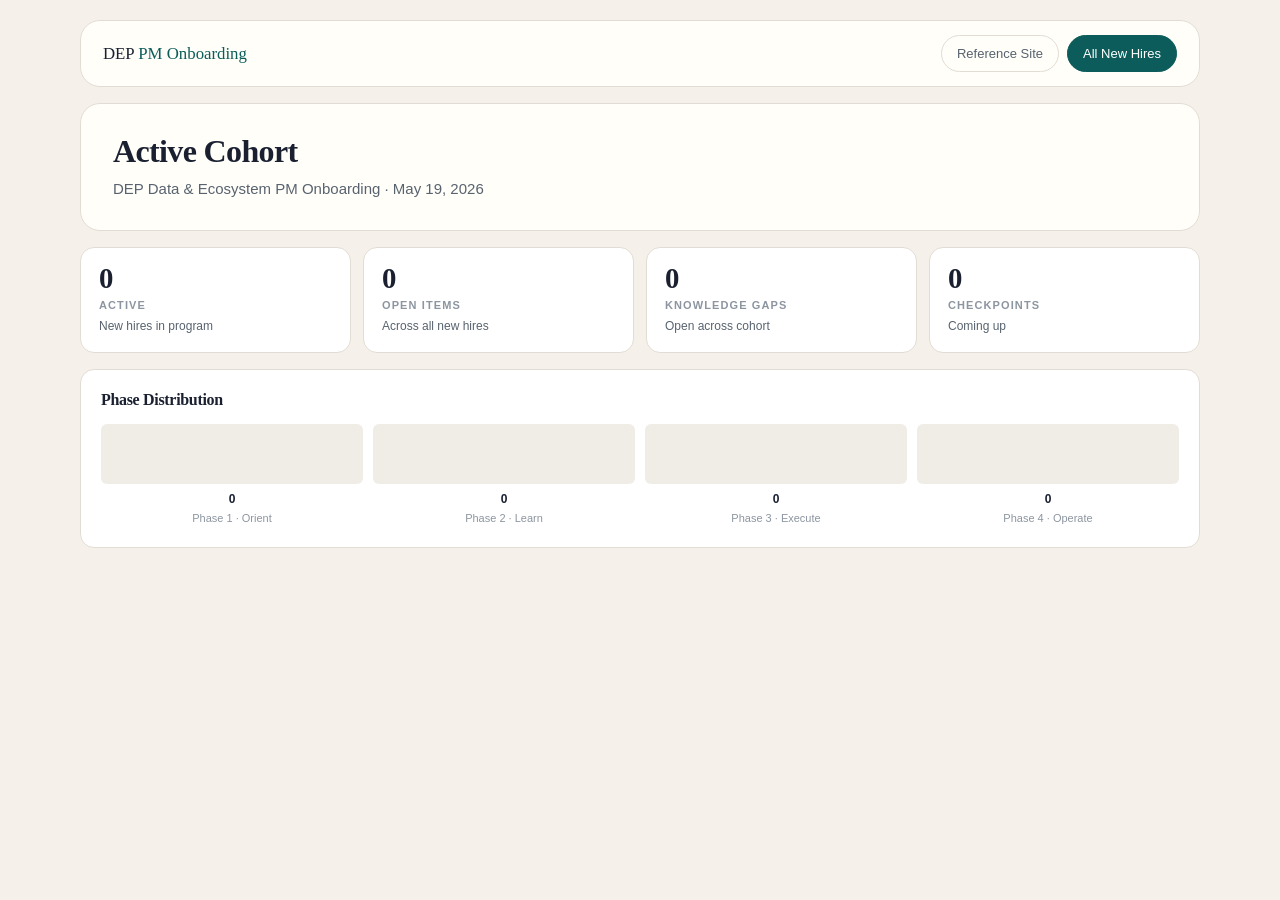
<file: tracker/index.html>
<!DOCTYPE html>
<html lang="en">
<head>
<meta charset="UTF-8"/>
<meta name="viewport" content="width=device-width,initial-scale=1.0"/>
<title>Onboarding Cohort — DEP</title>
<style>
*{box-sizing:border-box;margin:0;padding:0}
:root{
  --ink:#1a2030;--muted:#58636f;--faint:#8c95a0;
  --bg:#f5f1ea;--surface:#fffef9;--card:#fff;
  --line:#e2ddd4;
  --teal:#0b5c5a;--teal-lt:#e8f3f2;--teal-dk:#083f3d;
  --amber:#b5601a;--amber-lt:#fdf0e3;
  --rose:#8a3a45;--rose-lt:#f8ecee;
  --slate:#3a5088;--slate-lt:#ecf0fa;
  --green:#2d6e50;--green-lt:#e8f4ee;
  --purple:#4a3a8a;--purple-lt:#f0ecfa;
  --r:14px;--rlg:20px
}
body{font-family:"Aptos","Segoe UI","Helvetica Neue",sans-serif;background:var(--bg);color:var(--ink);font-size:15px;line-height:1.65}
h1,h2,h3,h4,h5{font-family:"Iowan Old Style","Palatino Linotype",Georgia,serif;letter-spacing:-.02em;line-height:1.2;color:var(--ink)}
p{color:var(--muted)}
a{color:var(--teal);text-decoration:none}
a:hover{text-decoration:underline}
.shell{max-width:1160px;margin:0 auto;padding:20px 20px 80px}

.topnav{display:flex;align-items:center;justify-content:space-between;background:var(--surface);border:1px solid var(--line);border-radius:var(--rlg);padding:14px 22px;margin-bottom:16px;gap:16px;flex-wrap:wrap}
.brand{font-family:"Iowan Old Style","Palatino Linotype",Georgia,serif;font-size:1.05rem;color:var(--ink)}
.brand span{color:var(--teal)}
.nav-links{display:flex;gap:8px;flex-wrap:wrap}
.nav-link{background:transparent;border:1px solid var(--line);border-radius:999px;padding:7px 15px;font-size:13px;color:var(--muted);text-decoration:none;transition:all .15s}
.nav-link:hover{background:var(--teal-lt);color:var(--teal);border-color:var(--teal);text-decoration:none}
.nav-link.active{background:var(--teal);color:#fff;border-color:var(--teal)}

.hero{background:var(--surface);border:1px solid var(--line);border-radius:var(--rlg);padding:28px 32px;margin-bottom:16px}
.hero h1{font-size:clamp(1.4rem,2.5vw,2rem);margin-bottom:6px}

.chip{display:inline-block;font-size:11px;font-weight:700;text-transform:uppercase;letter-spacing:.08em;padding:4px 10px;border-radius:999px}
.chip-teal{background:var(--teal-lt);color:var(--teal)}
.chip-amber{background:var(--amber-lt);color:var(--amber)}
.chip-slate{background:var(--slate-lt);color:var(--slate)}
.chip-green{background:var(--green-lt);color:var(--green)}
.chip-rose{background:var(--rose-lt);color:var(--rose)}

/* AGGREGATE STATS */
.stat-row{display:grid;grid-template-columns:repeat(4,1fr);gap:12px;margin-bottom:16px}
.stat{background:var(--card);border:1px solid var(--line);border-radius:var(--r);padding:16px 18px}
.stat-val{font-size:1.8rem;font-weight:700;color:var(--ink);font-family:"Iowan Old Style","Palatino Linotype",Georgia,serif;line-height:1}
.stat-lbl{font-size:11px;font-weight:700;text-transform:uppercase;letter-spacing:.1em;color:var(--faint);margin-top:4px}
.stat-sub{font-size:12px;color:var(--muted);margin-top:2px}

/* PHASE DISTRIBUTION */
.phase-dist{background:var(--card);border:1px solid var(--line);border-radius:var(--r);padding:20px;margin-bottom:16px}
.phase-dist h3{font-size:1rem;margin-bottom:14px}
.dist-bars{display:grid;grid-template-columns:repeat(4,1fr);gap:10px}
.dist-bar{text-align:center}
.dist-fill-wrap{height:60px;background:#f0ede7;border-radius:6px;overflow:hidden;display:flex;align-items:flex-end;margin-bottom:6px}
.dist-fill{width:100%;border-radius:6px 6px 0 0;transition:height .3s}
.dist-label{font-size:12px;font-weight:700;color:var(--ink)}
.dist-count{font-size:11px;color:var(--faint)}

/* PERSON CARDS */
.person-grid{display:grid;grid-template-columns:repeat(auto-fill,minmax(340px,1fr));gap:14px;margin-bottom:16px}
.person-card{background:var(--card);border:1px solid var(--line);border-radius:var(--r);padding:20px;cursor:pointer;transition:box-shadow .15s,border-color .15s;text-decoration:none;display:block;color:inherit}
.person-card:hover{box-shadow:0 4px 16px rgba(0,0,0,.08);border-color:#c0c8d4;text-decoration:none}
.person-card.has-flags{border-left:3px solid var(--rose)}
.person-top{display:flex;align-items:flex-start;justify-content:space-between;margin-bottom:10px}
.person-name{font-family:"Iowan Old Style","Palatino Linotype",Georgia,serif;font-size:1.05rem;color:var(--ink);margin-bottom:2px}
.person-role{font-size:12px;color:var(--muted)}
.person-phase{text-align:right}
.person-stats{display:grid;grid-template-columns:repeat(3,1fr);gap:8px;margin-top:12px;padding-top:12px;border-top:1px solid var(--line)}
.pstat-val{font-size:1.1rem;font-weight:700;color:var(--ink)}
.pstat-lbl{font-size:10px;color:var(--faint);text-transform:uppercase;letter-spacing:.06em}
.person-summary{font-size:12px;color:var(--muted);margin-top:10px;line-height:1.5;padding-top:10px;border-top:1px solid var(--line)}
.person-meta{display:flex;gap:6px;flex-wrap:wrap;margin-top:8px}

/* CHECKPOINTS */
.checkpoint-list{display:flex;flex-direction:column;gap:8px;margin-bottom:16px}
.checkpoint-item{background:var(--card);border:1px solid var(--line);border-radius:var(--r);padding:14px 18px;display:flex;align-items:center;gap:14px}
.checkpoint-item.soon{border-left:3px solid var(--amber)}
.cp-icon{width:36px;height:36px;border-radius:9px;background:var(--amber);color:#fff;display:flex;align-items:center;justify-content:center;flex-shrink:0;font-size:15px}
.cp-name{font-size:13px;font-weight:700;color:var(--ink)}
.cp-detail{font-size:12px;color:var(--muted)}
.cp-date{margin-left:auto;font-size:12px;color:var(--faint);text-align:right;white-space:nowrap}

/* FLAGS PANEL */
.flags-panel{background:var(--rose-lt);border:1px solid #e8bfc4;border-radius:var(--r);padding:18px 22px;margin-bottom:16px}
.flags-panel h3{font-size:.95rem;margin-bottom:10px;color:var(--rose)}
.flag-item{display:flex;align-items:flex-start;gap:10px;margin-bottom:8px;font-size:13px;color:var(--ink)}
.flag-item:last-child{margin-bottom:0}
.flag-dot{width:6px;height:6px;border-radius:50%;background:var(--rose);flex-shrink:0;margin-top:6px}

#loading{text-align:center;padding:60px;color:var(--muted);font-size:14px}
#content{display:none}
</style>
</head>
<body>
<div class="shell">
  <nav class="topnav">
    <div class="brand">DEP <span>PM Onboarding</span></div>
    <div class="nav-links">
      <a href="../index.html" class="nav-link">Reference Site</a>
      <a href="index.html" class="nav-link active">All New Hires</a>
    </div>
  </nav>

  <div id="loading">Loading cohort data…</div>
  <div id="content"></div>
</div>

<script>
fetch('../tracker-data/manifest.json?v=' + Date.now())
  .then(r => r.json())
  .then(m => {
    // Load all individual data files
    const promises = m.cohort.map(p =>
      fetch('../tracker-data/' + p.id + '.json?v=' + Date.now())
        .then(r => r.json())
        .catch(() => null)
    );
    return Promise.all(promises).then(people => render(m, people.filter(Boolean)));
  })
  .catch(() => {
    document.getElementById('loading').innerHTML = 'Could not load cohort data.';
  });

function render(manifest, people) {
  const active = people.length;
  const totalGaps = people.reduce((n,p) => n + (p.knowledge_gaps||[]).filter(g=>g.status==='open').length, 0);
  const totalOpen = people.reduce((n,p) => n + (p.open_items||[]).filter(i=>i.status==='open').length, 0);
  const checkpoints = people.filter(p => p.next_checkpoint).sort((a,b) => new Date(a.next_checkpoint) - new Date(b.next_checkpoint));
  const allFlags = buildAllFlags(people);

  let html = '';

  // Flags panel
  if (allFlags.length > 0) {
    html += `<div class="flags-panel"><h3>⚑ Items Requiring Attention</h3>`;
    allFlags.forEach(f => {
      html += `<div class="flag-item"><div class="flag-dot"></div><div>${f}</div></div>`;
    });
    html += '</div>';
  }

  // Hero
  html += `
  <div class="hero">
    <h1>Active Cohort</h1>
    <p>DEP Data &amp; Ecosystem PM Onboarding · ${formatDate(manifest._last_updated)}</p>
  </div>`;

  // Aggregate stats
  const phaseCounts = [1,2,3,4].map(n => people.filter(p=>p.current_phase===n).length);
  html += `
  <div class="stat-row">
    <div class="stat"><div class="stat-val">${active}</div><div class="stat-lbl">Active</div><div class="stat-sub">New hires in program</div></div>
    <div class="stat"><div class="stat-val">${totalOpen}</div><div class="stat-lbl">Open Items</div><div class="stat-sub">Across all new hires</div></div>
    <div class="stat"><div class="stat-val">${totalGaps}</div><div class="stat-lbl">Knowledge Gaps</div><div class="stat-sub">Open across cohort</div></div>
    <div class="stat"><div class="stat-val">${checkpoints.length}</div><div class="stat-lbl">Checkpoints</div><div class="stat-sub">Coming up</div></div>
  </div>`;

  // Phase distribution
  const phaseColors = ['var(--teal)','var(--amber)','var(--rose)','var(--green)'];
  const phaseLabels = ['Phase 1 · Orient','Phase 2 · Learn','Phase 3 · Execute','Phase 4 · Operate'];
  const maxCount = Math.max(...phaseCounts, 1);
  html += `<div class="phase-dist"><h3>Phase Distribution</h3><div class="dist-bars">`;
  phaseCounts.forEach((c,i) => {
    const pct = Math.max(c / maxCount * 100, c > 0 ? 15 : 0);
    html += `
    <div class="dist-bar">
      <div class="dist-fill-wrap">
        <div class="dist-fill" style="height:${pct}%;background:${phaseColors[i]}"></div>
      </div>
      <div class="dist-label">${c}</div>
      <div class="dist-count">${phaseLabels[i]}</div>
    </div>`;
  });
  html += '</div></div>';

  // Upcoming checkpoints
  if (checkpoints.length > 0) {
    html += '<div class="checkpoint-list">';
    checkpoints.forEach(p => {
      const soon = daysUntil(p.next_checkpoint) <= 14;
      html += `
      <div class="checkpoint-item ${soon ? 'soon' : ''}">
        <div class="cp-icon">◎</div>
        <div>
          <div class="cp-name">${p.name} — ${(p.next_checkpoint_type||'').replace('-',' ').replace(/\b\w/g,c=>c.toUpperCase())}</div>
          <div class="cp-detail">${p.role} · Manager: ${p.manager}</div>
        </div>
        <div class="cp-date">${formatDate(p.next_checkpoint)}<br><span style="color:var(--amber);font-weight:700">${daysUntilLabel(p.next_checkpoint)}</span></div>
      </div>`;
    });
    html += '</div>';
  }

  // Person cards
  html += '<div class="person-grid">';
  people.forEach(p => {
    const flags = buildFlags(p);
    const openCount = (p.open_items||[]).filter(i=>i.status==='open').length;
    const gapCount = (p.knowledge_gaps||[]).filter(g=>g.status==='open').length;
    const relTotal = countRelationships(p.relationships);
    const relDone = countRelationshipsDone(p.relationships);
    const phaseColors = {1:'teal',2:'amber',3:'rose',4:'green'};
    const color = phaseColors[p.current_phase] || 'slate';
    html += `
    <a class="person-card ${flags.length ? 'has-flags' : ''}" href="person.html?id=${p.id}">
      <div class="person-top">
        <div>
          <div class="person-name">${p.name}</div>
          <div class="person-role">${p.role}</div>
        </div>
        <div class="person-phase">
          <span class="chip chip-${color}">Phase ${p.current_phase} · Wk ${p.current_week}</span>
          ${p.fast_track ? '<br><span class="chip chip-amber" style="margin-top:5px;display:inline-block">Fast Track</span>' : ''}
        </div>
      </div>
      <div class="person-meta">
        <span class="chip" style="background:#f0f0f0;color:var(--muted)">Manager: ${p.manager}</span>
        <span class="chip" style="background:#f0f0f0;color:var(--muted)">Started ${formatDate(p.start_date)}</span>
        ${flags.length ? '<span class="chip chip-rose">⚑ ' + flags.length + ' flag' + (flags.length > 1 ? 's' : '') + '</span>' : ''}
      </div>
      <div class="person-stats">
        <div><div class="pstat-val">${p.session_count}</div><div class="pstat-lbl">Sessions</div></div>
        <div><div class="pstat-val">${openCount}</div><div class="pstat-lbl">Open items</div></div>
        <div><div class="pstat-val">${relDone}/${relTotal}</div><div class="pstat-lbl">Meetings</div></div>
      </div>
      <div class="person-summary">${p.summary_line || ''}</div>
    </a>`;
  });
  html += '</div>';

  document.getElementById('content').innerHTML = html;
  document.getElementById('loading').style.display = 'none';
  document.getElementById('content').style.display = 'block';
}

function formatDate(str) {
  if (!str) return '';
  const d = new Date(str + 'T12:00:00');
  return d.toLocaleDateString('en-US', { month: 'short', day: 'numeric', year: 'numeric' });
}
function daysUntil(dateStr) {
  return Math.round((new Date(dateStr) - new Date()) / 86400000);
}
function daysUntilLabel(dateStr) {
  const d = daysUntil(dateStr);
  if (d <= 0) return 'Due now';
  if (d === 1) return 'In 1 day';
  return 'In ' + d + ' days';
}
function buildFlags(p) {
  const flags = [];
  if ((p.knowledge_gaps||[]).filter(g=>g.priority==='high'&&g.status==='open').length >= 3) flags.push('3+ high-priority gaps open');
  return flags;
}
function buildAllFlags(people) {
  const flags = [];
  people.forEach(p => {
    buildFlags(p).forEach(f => flags.push(p.name + ': ' + f));
  });
  return flags;
}
function buildRelGroups(rel) {
  if (!rel) return [];
  const out = [];
  if (rel.product_buddy) out.push(rel.product_buddy);
  if (rel.engineering_team_lead) out.push(rel.engineering_team_lead);
  if (rel.engineering_manager) out.push(rel.engineering_manager);
  (rel.engineering_team||[]).forEach(e => out.push(e));
  if (rel.data_architect) out.push(rel.data_architect);
  if (rel.qa_lead) out.push(rel.qa_lead);
  if (rel.prods_ops_partner) out.push(rel.prods_ops_partner);
  (rel.dep_pm_peers||[]).forEach(p => out.push(p));
  (rel.external_stakeholders||[]).forEach(s => out.push(s));
  return out;
}
function countRelationships(rel) { return buildRelGroups(rel).length; }
function countRelationshipsDone(rel) { return buildRelGroups(rel).filter(r=>r.status==='complete').length; }
</script>
</body>
</html>
</file>
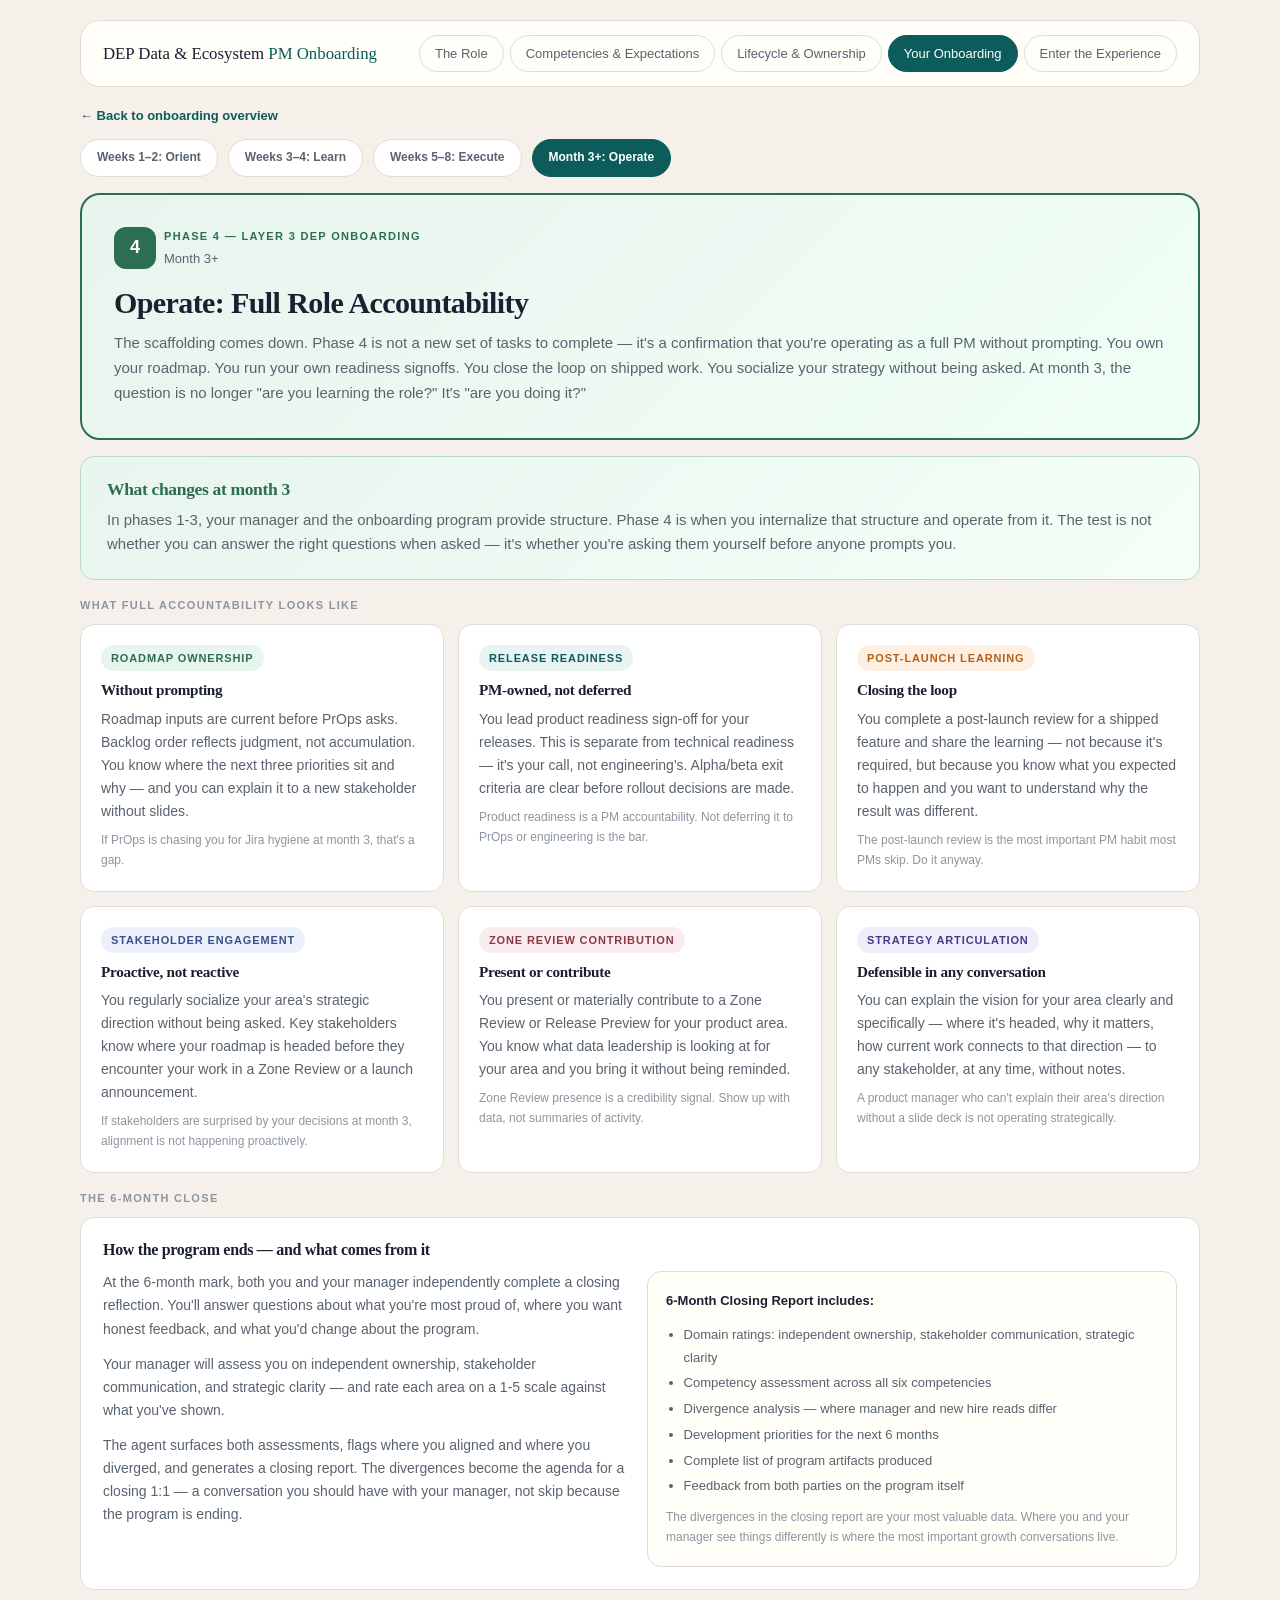
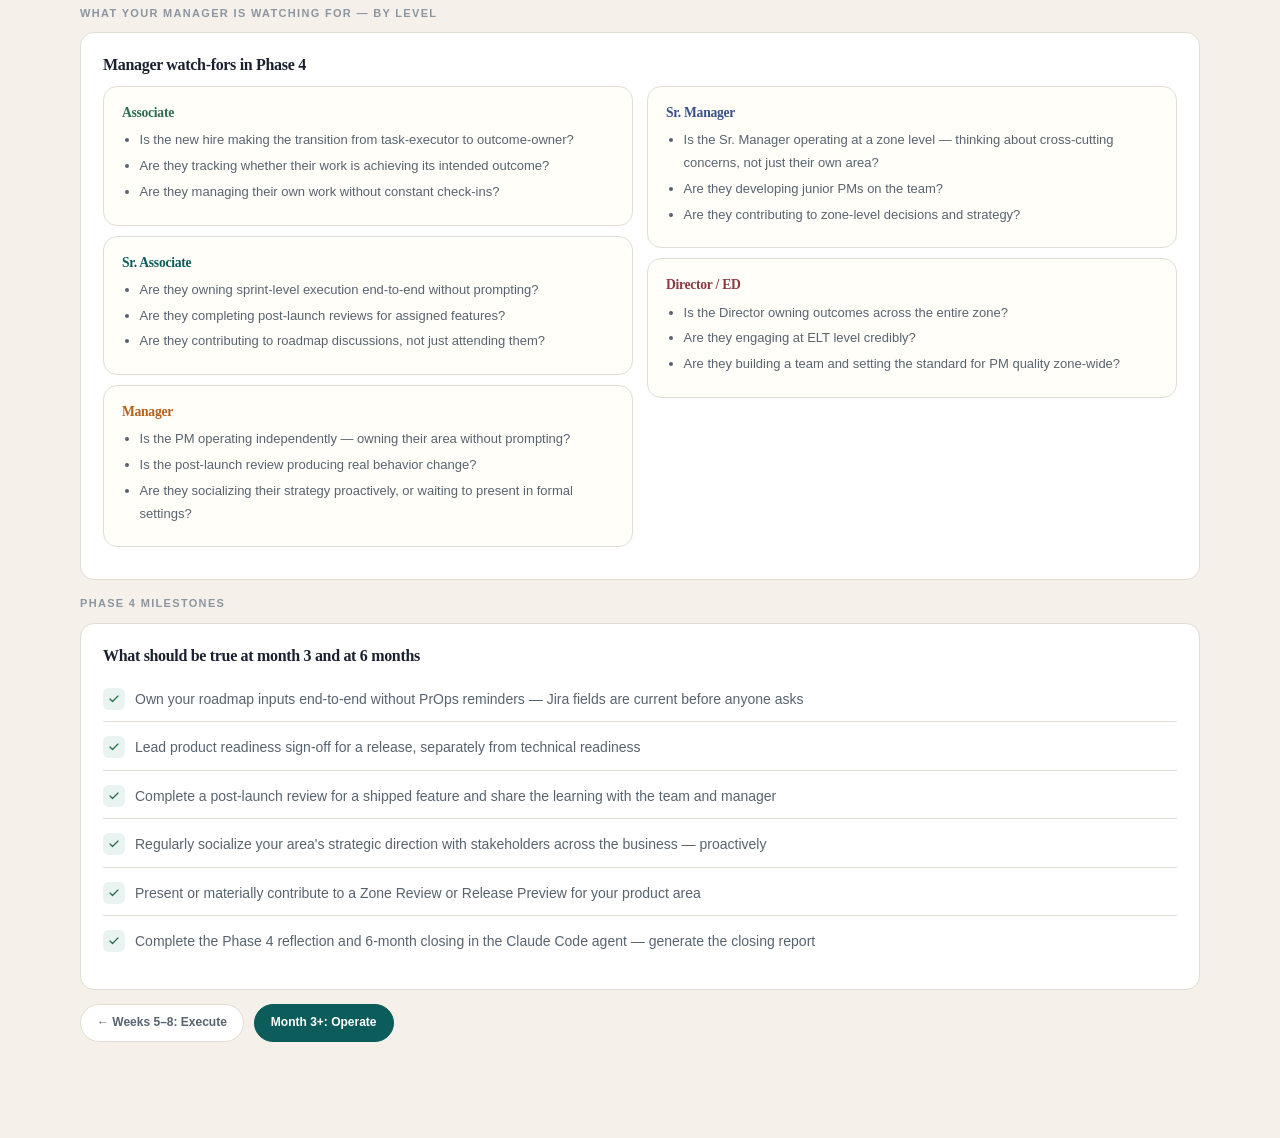
<file: phases/month-3-plus.html>
<!DOCTYPE html>
<html lang="en">
<head>
<meta charset="UTF-8"/>
<meta name="viewport" content="width=device-width,initial-scale=1.0"/>
<title>Phase 4: Operate — Month 3+ | DEP PM Onboarding</title>
<link rel="stylesheet" href="../assets/styles.css"/>
</head>
<body>
<div class="shell">

<nav class="topnav">
  <div class="brand">DEP Data &amp; Ecosystem <span>PM Onboarding</span></div>
  <div class="tabs">
    <a class="tab" href="../index.html">The Role</a>
    <a class="tab" href="../index.html">Competencies &amp; Expectations</a>
    <a class="tab" href="../index.html">Lifecycle &amp; Ownership</a>
    <a class="tab on" href="../index.html">Your Onboarding</a>
    <a class="tab" href="../index.html">Enter the Experience</a>
  </div>
</nav>

<a class="back-link" href="../index.html">&#8592; Back to onboarding overview</a>

<div class="phase-nav">
  <a href="weeks-1-2.html">Weeks 1–2: Orient</a>
  <a href="weeks-3-4.html">Weeks 3–4: Learn</a>
  <a href="weeks-5-8.html">Weeks 5–8: Execute</a>
  <a href="month-3-plus.html" class="current">Month 3+: Operate</a>
</div>

<div class="phase-hero phase-hero-4">
  <div class="phase-week-badge">
    <div class="phase-num phase-num-4">4</div>
    <div>
      <span class="eye" style="color:var(--green);margin-bottom:3px">Phase 4 — Layer 3 DEP Onboarding</span>
      <div style="font-size:13px;color:var(--muted)">Month 3+</div>
    </div>
  </div>
  <h1 style="margin-bottom:10px">Operate: Full Role Accountability</h1>
  <p>The scaffolding comes down. Phase 4 is not a new set of tasks to complete — it's a confirmation that you're operating as a full PM without prompting. You own your roadmap. You run your own readiness signoffs. You close the loop on shipped work. You socialize your strategy without being asked. At month 3, the question is no longer "are you learning the role?" It's "are you doing it?"</p>
</div>

<div class="banner" style="background:linear-gradient(135deg,var(--green-lt),#f5fff8);border:1px solid #b8dbc8">
  <h3 style="margin-bottom:8px;color:var(--green)">What changes at month 3</h3>
  <p style="max-width:none">In phases 1-3, your manager and the onboarding program provide structure. Phase 4 is when you internalize that structure and operate from it. The test is not whether you can answer the right questions when asked — it's whether you're asking them yourself before anyone prompts you.</p>
</div>

<span class="section-lbl">What full accountability looks like</span>
<div class="grid3">
  <div class="card">
    <span class="chip chip-green">Roadmap Ownership</span>
    <h4>Without prompting</h4>
    <p style="margin-bottom:8px">Roadmap inputs are current before PrOps asks. Backlog order reflects judgment, not accumulation. You know where the next three priorities sit and why — and you can explain it to a new stakeholder without slides.</p>
    <p style="font-size:12px;color:var(--faint)">If PrOps is chasing you for Jira hygiene at month 3, that's a gap.</p>
  </div>
  <div class="card">
    <span class="chip chip-teal">Release Readiness</span>
    <h4>PM-owned, not deferred</h4>
    <p style="margin-bottom:8px">You lead product readiness sign-off for your releases. This is separate from technical readiness — it's your call, not engineering's. Alpha/beta exit criteria are clear before rollout decisions are made.</p>
    <p style="font-size:12px;color:var(--faint)">Product readiness is a PM accountability. Not deferring it to PrOps or engineering is the bar.</p>
  </div>
  <div class="card">
    <span class="chip chip-amber">Post-Launch Learning</span>
    <h4>Closing the loop</h4>
    <p style="margin-bottom:8px">You complete a post-launch review for a shipped feature and share the learning — not because it's required, but because you know what you expected to happen and you want to understand why the result was different.</p>
    <p style="font-size:12px;color:var(--faint)">The post-launch review is the most important PM habit most PMs skip. Do it anyway.</p>
  </div>
  <div class="card">
    <span class="chip chip-slate">Stakeholder Engagement</span>
    <h4>Proactive, not reactive</h4>
    <p style="margin-bottom:8px">You regularly socialize your area's strategic direction without being asked. Key stakeholders know where your roadmap is headed before they encounter your work in a Zone Review or a launch announcement.</p>
    <p style="font-size:12px;color:var(--faint)">If stakeholders are surprised by your decisions at month 3, alignment is not happening proactively.</p>
  </div>
  <div class="card">
    <span class="chip chip-rose">Zone Review Contribution</span>
    <h4>Present or contribute</h4>
    <p style="margin-bottom:8px">You present or materially contribute to a Zone Review or Release Preview for your product area. You know what data leadership is looking at for your area and you bring it without being reminded.</p>
    <p style="font-size:12px;color:var(--faint)">Zone Review presence is a credibility signal. Show up with data, not summaries of activity.</p>
  </div>
  <div class="card">
    <span class="chip chip-purple">Strategy Articulation</span>
    <h4>Defensible in any conversation</h4>
    <p style="margin-bottom:8px">You can explain the vision for your area clearly and specifically — where it's headed, why it matters, how current work connects to that direction — to any stakeholder, at any time, without notes.</p>
    <p style="font-size:12px;color:var(--faint)">A product manager who can't explain their area's direction without a slide deck is not operating strategically.</p>
  </div>
</div>

<span class="section-lbl">The 6-month close</span>
<div class="detail-section">
  <h3>How the program ends — and what comes from it</h3>
  <div class="grid2" style="margin-bottom:0">
    <div>
      <p style="font-size:14px;margin-bottom:12px">At the 6-month mark, both you and your manager independently complete a closing reflection. You'll answer questions about what you're most proud of, where you want honest feedback, and what you'd change about the program.</p>
      <p style="font-size:14px;margin-bottom:12px">Your manager will assess you on independent ownership, stakeholder communication, and strategic clarity — and rate each area on a 1-5 scale against what you've shown.</p>
      <p style="font-size:14px">The agent surfaces both assessments, flags where you aligned and where you diverged, and generates a closing report. The divergences become the agenda for a closing 1:1 — a conversation you should have with your manager, not skip because the program is ending.</p>
    </div>
    <div>
      <div style="background:var(--surface);border:1px solid var(--line);border-radius:var(--r);padding:18px">
        <strong style="display:block;font-size:13px;margin-bottom:12px;color:var(--ink)">6-Month Closing Report includes:</strong>
        <ul style="font-size:13px">
          <li>Domain ratings: independent ownership, stakeholder communication, strategic clarity</li>
          <li>Competency assessment across all six competencies</li>
          <li>Divergence analysis — where manager and new hire reads differ</li>
          <li>Development priorities for the next 6 months</li>
          <li>Complete list of program artifacts produced</li>
          <li>Feedback from both parties on the program itself</li>
        </ul>
        <p style="font-size:12px;color:var(--faint);margin-top:10px">The divergences in the closing report are your most valuable data. Where you and your manager see things differently is where the most important growth conversations live.</p>
      </div>
    </div>
  </div>
</div>

<span class="section-lbl">What your manager is watching for — by level</span>
<div class="detail-section">
  <h3>Manager watch-fors in Phase 4</h3>
  <div class="grid2" style="margin-bottom:0">
    <div>
      <div class="watch-for-block">
        <h5 style="color:var(--green)">Associate</h5>
        <ul>
          <li>Is the new hire making the transition from task-executor to outcome-owner?</li>
          <li>Are they tracking whether their work is achieving its intended outcome?</li>
          <li>Are they managing their own work without constant check-ins?</li>
        </ul>
      </div>
      <div class="watch-for-block">
        <h5 style="color:var(--teal)">Sr. Associate</h5>
        <ul>
          <li>Are they owning sprint-level execution end-to-end without prompting?</li>
          <li>Are they completing post-launch reviews for assigned features?</li>
          <li>Are they contributing to roadmap discussions, not just attending them?</li>
        </ul>
      </div>
      <div class="watch-for-block">
        <h5 style="color:var(--amber)">Manager</h5>
        <ul>
          <li>Is the PM operating independently — owning their area without prompting?</li>
          <li>Is the post-launch review producing real behavior change?</li>
          <li>Are they socializing their strategy proactively, or waiting to present in formal settings?</li>
        </ul>
      </div>
    </div>
    <div>
      <div class="watch-for-block">
        <h5 style="color:var(--slate)">Sr. Manager</h5>
        <ul>
          <li>Is the Sr. Manager operating at a zone level — thinking about cross-cutting concerns, not just their own area?</li>
          <li>Are they developing junior PMs on the team?</li>
          <li>Are they contributing to zone-level decisions and strategy?</li>
        </ul>
      </div>
      <div class="watch-for-block">
        <h5 style="color:var(--rose)">Director / ED</h5>
        <ul>
          <li>Is the Director owning outcomes across the entire zone?</li>
          <li>Are they engaging at ELT level credibly?</li>
          <li>Are they building a team and setting the standard for PM quality zone-wide?</li>
        </ul>
      </div>
    </div>
  </div>
</div>

<span class="section-lbl">Phase 4 milestones</span>
<div class="detail-section">
  <h3>What should be true at month 3 and at 6 months</h3>
  <ul class="deliverable-list">
    <li>
      <div class="deliverable-icon">
        <svg width="12" height="12" viewBox="0 0 24 24" fill="none" stroke="var(--green)" stroke-width="2.5" stroke-linecap="round" stroke-linejoin="round"><polyline points="20 6 9 17 4 12"/></svg>
      </div>
      <div>Own your roadmap inputs end-to-end without PrOps reminders — Jira fields are current before anyone asks</div>
    </li>
    <li>
      <div class="deliverable-icon">
        <svg width="12" height="12" viewBox="0 0 24 24" fill="none" stroke="var(--green)" stroke-width="2.5" stroke-linecap="round" stroke-linejoin="round"><polyline points="20 6 9 17 4 12"/></svg>
      </div>
      <div>Lead product readiness sign-off for a release, separately from technical readiness</div>
    </li>
    <li>
      <div class="deliverable-icon">
        <svg width="12" height="12" viewBox="0 0 24 24" fill="none" stroke="var(--green)" stroke-width="2.5" stroke-linecap="round" stroke-linejoin="round"><polyline points="20 6 9 17 4 12"/></svg>
      </div>
      <div>Complete a post-launch review for a shipped feature and share the learning with the team and manager</div>
    </li>
    <li>
      <div class="deliverable-icon">
        <svg width="12" height="12" viewBox="0 0 24 24" fill="none" stroke="var(--green)" stroke-width="2.5" stroke-linecap="round" stroke-linejoin="round"><polyline points="20 6 9 17 4 12"/></svg>
      </div>
      <div>Regularly socialize your area's strategic direction with stakeholders across the business — proactively</div>
    </li>
    <li>
      <div class="deliverable-icon">
        <svg width="12" height="12" viewBox="0 0 24 24" fill="none" stroke="var(--green)" stroke-width="2.5" stroke-linecap="round" stroke-linejoin="round"><polyline points="20 6 9 17 4 12"/></svg>
      </div>
      <div>Present or materially contribute to a Zone Review or Release Preview for your product area</div>
    </li>
    <li>
      <div class="deliverable-icon">
        <svg width="12" height="12" viewBox="0 0 24 24" fill="none" stroke="var(--green)" stroke-width="2.5" stroke-linecap="round" stroke-linejoin="round"><polyline points="20 6 9 17 4 12"/></svg>
      </div>
      <div>Complete the Phase 4 reflection and 6-month closing in the Claude Code agent — generate the closing report</div>
    </li>
  </ul>
</div>

<div class="phase-nav" style="margin-top:8px">
  <a href="weeks-5-8.html">&#8592; Weeks 5–8: Execute</a>
  <a href="month-3-plus.html" class="current">Month 3+: Operate</a>
</div>

</div>
<script src="../assets/scripts.js"></script>
</body>
</html>
</file>
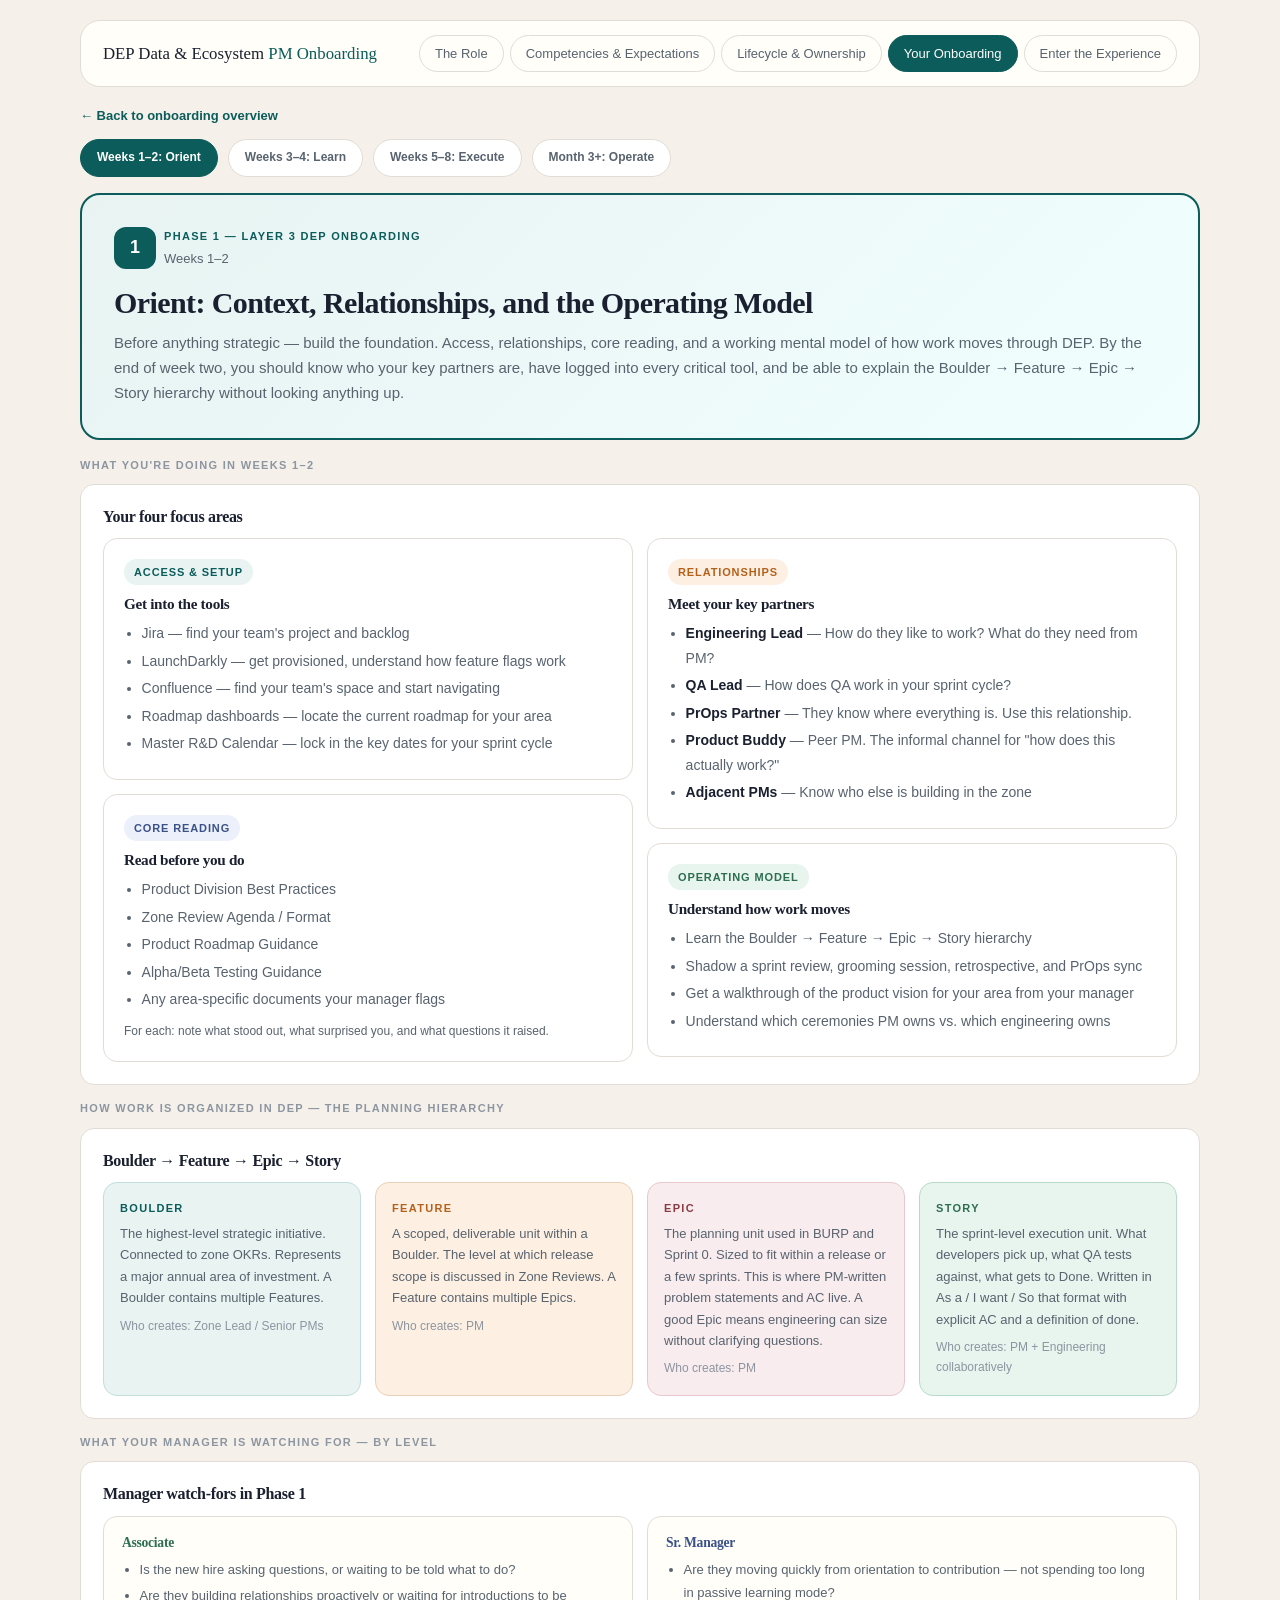
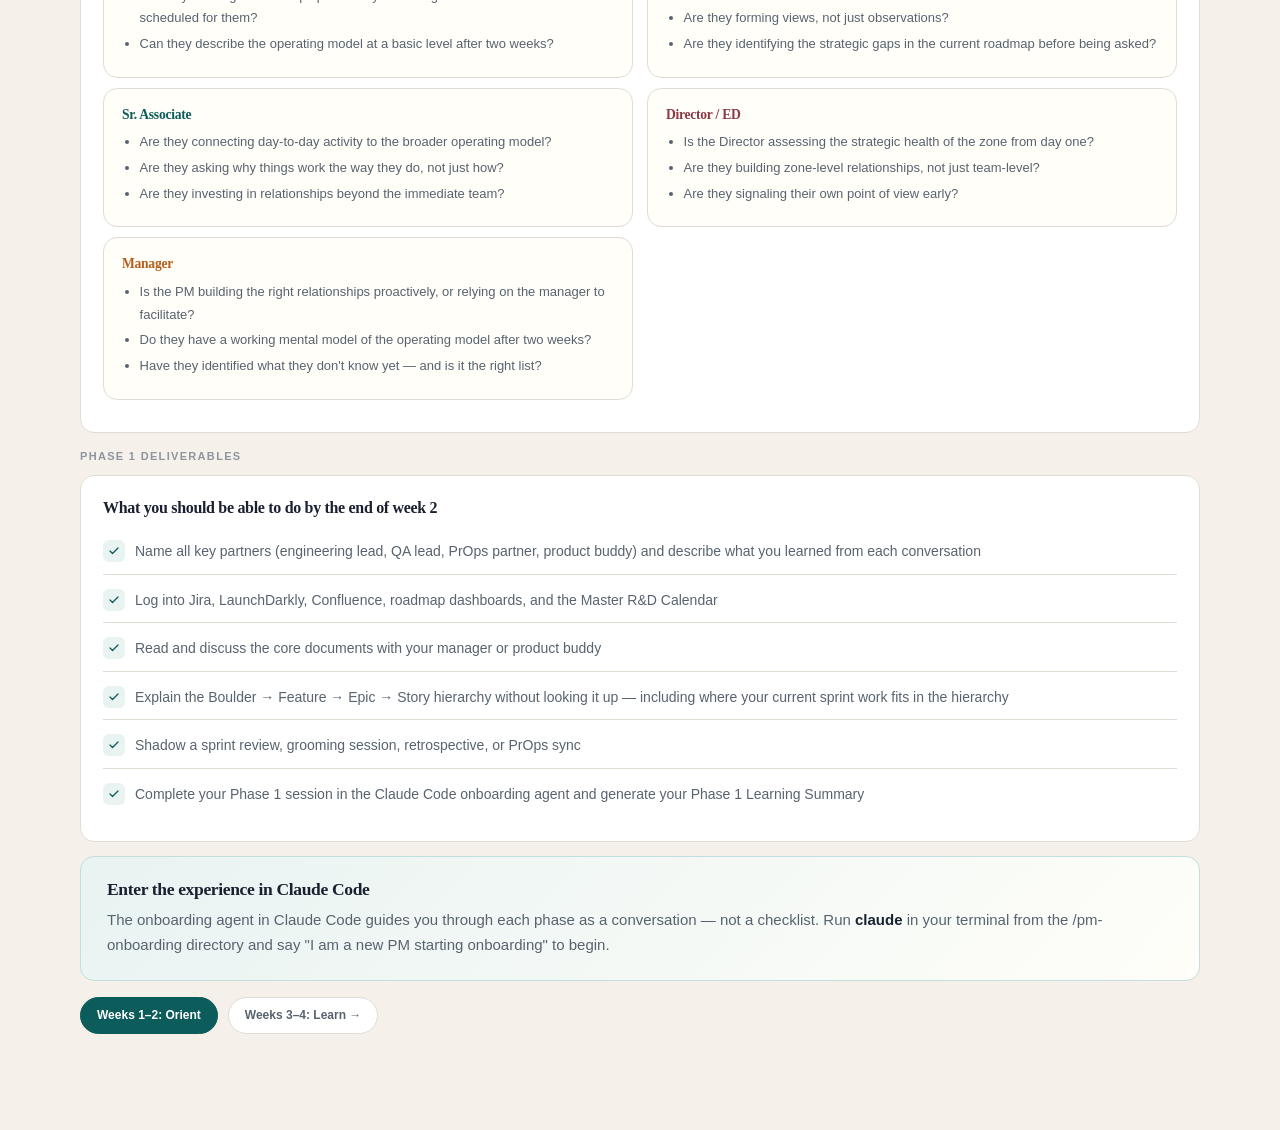
<file: phases/weeks-1-2.html>
<!DOCTYPE html>
<html lang="en">
<head>
<meta charset="UTF-8"/>
<meta name="viewport" content="width=device-width,initial-scale=1.0"/>
<title>Phase 1: Orient — Weeks 1-2 | DEP PM Onboarding</title>
<link rel="stylesheet" href="../assets/styles.css"/>
</head>
<body>
<div class="shell">

<nav class="topnav">
  <div class="brand">DEP Data &amp; Ecosystem <span>PM Onboarding</span></div>
  <div class="tabs">
    <a class="tab" href="../index.html">The Role</a>
    <a class="tab" href="../index.html">Competencies &amp; Expectations</a>
    <a class="tab" href="../index.html">Lifecycle &amp; Ownership</a>
    <a class="tab on" href="../index.html">Your Onboarding</a>
    <a class="tab" href="../index.html">Enter the Experience</a>
  </div>
</nav>

<a class="back-link" href="../index.html">&#8592; Back to onboarding overview</a>

<div class="phase-nav">
  <a href="weeks-1-2.html" class="current">Weeks 1–2: Orient</a>
  <a href="weeks-3-4.html">Weeks 3–4: Learn</a>
  <a href="weeks-5-8.html">Weeks 5–8: Execute</a>
  <a href="month-3-plus.html">Month 3+: Operate</a>
</div>

<div class="phase-hero phase-hero-1">
  <div class="phase-week-badge">
    <div class="phase-num phase-num-1">1</div>
    <div>
      <span class="eye" style="margin-bottom:3px">Phase 1 — Layer 3 DEP Onboarding</span>
      <div style="font-size:13px;color:var(--muted)">Weeks 1–2</div>
    </div>
  </div>
  <h1 style="margin-bottom:10px">Orient: Context, Relationships, and the Operating Model</h1>
  <p>Before anything strategic — build the foundation. Access, relationships, core reading, and a working mental model of how work moves through DEP. By the end of week two, you should know who your key partners are, have logged into every critical tool, and be able to explain the Boulder → Feature → Epic → Story hierarchy without looking anything up.</p>
</div>

<span class="section-lbl">What you're doing in weeks 1–2</span>
<div class="detail-section">
  <h3>Your four focus areas</h3>
  <div class="grid2" style="margin-bottom:0">
    <div>
      <div class="card" style="margin-bottom:14px">
        <span class="chip chip-teal">Access &amp; Setup</span>
        <h4>Get into the tools</h4>
        <ul>
          <li>Jira — find your team's project and backlog</li>
          <li>LaunchDarkly — get provisioned, understand how feature flags work</li>
          <li>Confluence — find your team's space and start navigating</li>
          <li>Roadmap dashboards — locate the current roadmap for your area</li>
          <li>Master R&D Calendar — lock in the key dates for your sprint cycle</li>
        </ul>
      </div>
      <div class="card">
        <span class="chip chip-slate">Core Reading</span>
        <h4>Read before you do</h4>
        <ul>
          <li>Product Division Best Practices</li>
          <li>Zone Review Agenda / Format</li>
          <li>Product Roadmap Guidance</li>
          <li>Alpha/Beta Testing Guidance</li>
          <li>Any area-specific documents your manager flags</li>
        </ul>
        <p style="font-size:12px;margin-top:10px">For each: note what stood out, what surprised you, and what questions it raised.</p>
      </div>
    </div>
    <div>
      <div class="card" style="margin-bottom:14px">
        <span class="chip chip-amber">Relationships</span>
        <h4>Meet your key partners</h4>
        <ul>
          <li><strong>Engineering Lead</strong> — How do they like to work? What do they need from PM?</li>
          <li><strong>QA Lead</strong> — How does QA work in your sprint cycle?</li>
          <li><strong>PrOps Partner</strong> — They know where everything is. Use this relationship.</li>
          <li><strong>Product Buddy</strong> — Peer PM. The informal channel for "how does this actually work?"</li>
          <li><strong>Adjacent PMs</strong> — Know who else is building in the zone</li>
        </ul>
      </div>
      <div class="card">
        <span class="chip chip-green">Operating Model</span>
        <h4>Understand how work moves</h4>
        <ul>
          <li>Learn the Boulder → Feature → Epic → Story hierarchy</li>
          <li>Shadow a sprint review, grooming session, retrospective, and PrOps sync</li>
          <li>Get a walkthrough of the product vision for your area from your manager</li>
          <li>Understand which ceremonies PM owns vs. which engineering owns</li>
        </ul>
      </div>
    </div>
  </div>
</div>

<span class="section-lbl">How work is organized in DEP — the planning hierarchy</span>
<div class="detail-section">
  <h3>Boulder → Feature → Epic → Story</h3>
  <div class="grid4" style="margin-bottom:0">
    <div style="background:var(--teal-lt);border:1px solid #c2dedd;border-radius:var(--r);padding:16px">
      <span class="eye" style="margin-bottom:6px">Boulder</span>
      <p style="font-size:13px;max-width:none">The highest-level strategic initiative. Connected to zone OKRs. Represents a major annual area of investment. A Boulder contains multiple Features.</p>
      <p style="font-size:12px;margin-top:8px;color:var(--faint)">Who creates: Zone Lead / Senior PMs</p>
    </div>
    <div style="background:var(--amber-lt);border:1px solid #e8d0b8;border-radius:var(--r);padding:16px">
      <span class="eye" style="color:var(--amber);margin-bottom:6px">Feature</span>
      <p style="font-size:13px;max-width:none">A scoped, deliverable unit within a Boulder. The level at which release scope is discussed in Zone Reviews. A Feature contains multiple Epics.</p>
      <p style="font-size:12px;margin-top:8px;color:var(--faint)">Who creates: PM</p>
    </div>
    <div style="background:var(--rose-lt);border:1px solid #e8c8cc;border-radius:var(--r);padding:16px">
      <span class="eye" style="color:var(--rose);margin-bottom:6px">Epic</span>
      <p style="font-size:13px;max-width:none">The planning unit used in BURP and Sprint 0. Sized to fit within a release or a few sprints. This is where PM-written problem statements and AC live. A good Epic means engineering can size without clarifying questions.</p>
      <p style="font-size:12px;margin-top:8px;color:var(--faint)">Who creates: PM</p>
    </div>
    <div style="background:var(--green-lt);border:1px solid #b8dbc8;border-radius:var(--r);padding:16px">
      <span class="eye" style="color:var(--green);margin-bottom:6px">Story</span>
      <p style="font-size:13px;max-width:none">The sprint-level execution unit. What developers pick up, what QA tests against, what gets to Done. Written in As a / I want / So that format with explicit AC and a definition of done.</p>
      <p style="font-size:12px;margin-top:8px;color:var(--faint)">Who creates: PM + Engineering collaboratively</p>
    </div>
  </div>
</div>

<span class="section-lbl">What your manager is watching for — by level</span>
<div class="detail-section">
  <h3>Manager watch-fors in Phase 1</h3>
  <div class="grid2" style="margin-bottom:0">
    <div>
      <div class="watch-for-block">
        <h5 style="color:var(--green)">Associate</h5>
        <ul>
          <li>Is the new hire asking questions, or waiting to be told what to do?</li>
          <li>Are they building relationships proactively or waiting for introductions to be scheduled for them?</li>
          <li>Can they describe the operating model at a basic level after two weeks?</li>
        </ul>
      </div>
      <div class="watch-for-block">
        <h5 style="color:var(--teal)">Sr. Associate</h5>
        <ul>
          <li>Are they connecting day-to-day activity to the broader operating model?</li>
          <li>Are they asking why things work the way they do, not just how?</li>
          <li>Are they investing in relationships beyond the immediate team?</li>
        </ul>
      </div>
      <div class="watch-for-block">
        <h5 style="color:var(--amber)">Manager</h5>
        <ul>
          <li>Is the PM building the right relationships proactively, or relying on the manager to facilitate?</li>
          <li>Do they have a working mental model of the operating model after two weeks?</li>
          <li>Have they identified what they don't know yet — and is it the right list?</li>
        </ul>
      </div>
    </div>
    <div>
      <div class="watch-for-block">
        <h5 style="color:var(--slate)">Sr. Manager</h5>
        <ul>
          <li>Are they moving quickly from orientation to contribution — not spending too long in passive learning mode?</li>
          <li>Are they forming views, not just observations?</li>
          <li>Are they identifying the strategic gaps in the current roadmap before being asked?</li>
        </ul>
      </div>
      <div class="watch-for-block">
        <h5 style="color:var(--rose)">Director / ED</h5>
        <ul>
          <li>Is the Director assessing the strategic health of the zone from day one?</li>
          <li>Are they building zone-level relationships, not just team-level?</li>
          <li>Are they signaling their own point of view early?</li>
        </ul>
      </div>
    </div>
  </div>
</div>

<span class="section-lbl">Phase 1 deliverables</span>
<div class="detail-section">
  <h3>What you should be able to do by the end of week 2</h3>
  <ul class="deliverable-list">
    <li>
      <div class="deliverable-icon">
        <svg width="12" height="12" viewBox="0 0 24 24" fill="none" stroke="var(--teal)" stroke-width="2.5" stroke-linecap="round" stroke-linejoin="round"><polyline points="20 6 9 17 4 12"/></svg>
      </div>
      <div>Name all key partners (engineering lead, QA lead, PrOps partner, product buddy) and describe what you learned from each conversation</div>
    </li>
    <li>
      <div class="deliverable-icon">
        <svg width="12" height="12" viewBox="0 0 24 24" fill="none" stroke="var(--teal)" stroke-width="2.5" stroke-linecap="round" stroke-linejoin="round"><polyline points="20 6 9 17 4 12"/></svg>
      </div>
      <div>Log into Jira, LaunchDarkly, Confluence, roadmap dashboards, and the Master R&D Calendar</div>
    </li>
    <li>
      <div class="deliverable-icon">
        <svg width="12" height="12" viewBox="0 0 24 24" fill="none" stroke="var(--teal)" stroke-width="2.5" stroke-linecap="round" stroke-linejoin="round"><polyline points="20 6 9 17 4 12"/></svg>
      </div>
      <div>Read and discuss the core documents with your manager or product buddy</div>
    </li>
    <li>
      <div class="deliverable-icon">
        <svg width="12" height="12" viewBox="0 0 24 24" fill="none" stroke="var(--teal)" stroke-width="2.5" stroke-linecap="round" stroke-linejoin="round"><polyline points="20 6 9 17 4 12"/></svg>
      </div>
      <div>Explain the Boulder → Feature → Epic → Story hierarchy without looking it up — including where your current sprint work fits in the hierarchy</div>
    </li>
    <li>
      <div class="deliverable-icon">
        <svg width="12" height="12" viewBox="0 0 24 24" fill="none" stroke="var(--teal)" stroke-width="2.5" stroke-linecap="round" stroke-linejoin="round"><polyline points="20 6 9 17 4 12"/></svg>
      </div>
      <div>Shadow a sprint review, grooming session, retrospective, or PrOps sync</div>
    </li>
    <li>
      <div class="deliverable-icon">
        <svg width="12" height="12" viewBox="0 0 24 24" fill="none" stroke="var(--teal)" stroke-width="2.5" stroke-linecap="round" stroke-linejoin="round"><polyline points="20 6 9 17 4 12"/></svg>
      </div>
      <div>Complete your Phase 1 session in the Claude Code onboarding agent and generate your Phase 1 Learning Summary</div>
    </li>
  </ul>
</div>

<div class="banner">
  <h3 style="margin-bottom:8px">Enter the experience in Claude Code</h3>
  <p style="max-width:none">The onboarding agent in Claude Code guides you through each phase as a conversation — not a checklist. Run <strong>claude</strong> in your terminal from the /pm-onboarding directory and say "I am a new PM starting onboarding" to begin.</p>
</div>

<div class="phase-nav" style="margin-top:8px">
  <a href="weeks-1-2.html" class="current">Weeks 1–2: Orient</a>
  <a href="weeks-3-4.html">Weeks 3–4: Learn →</a>
</div>

</div>
<script src="../assets/scripts.js"></script>
</body>
</html>
</file>
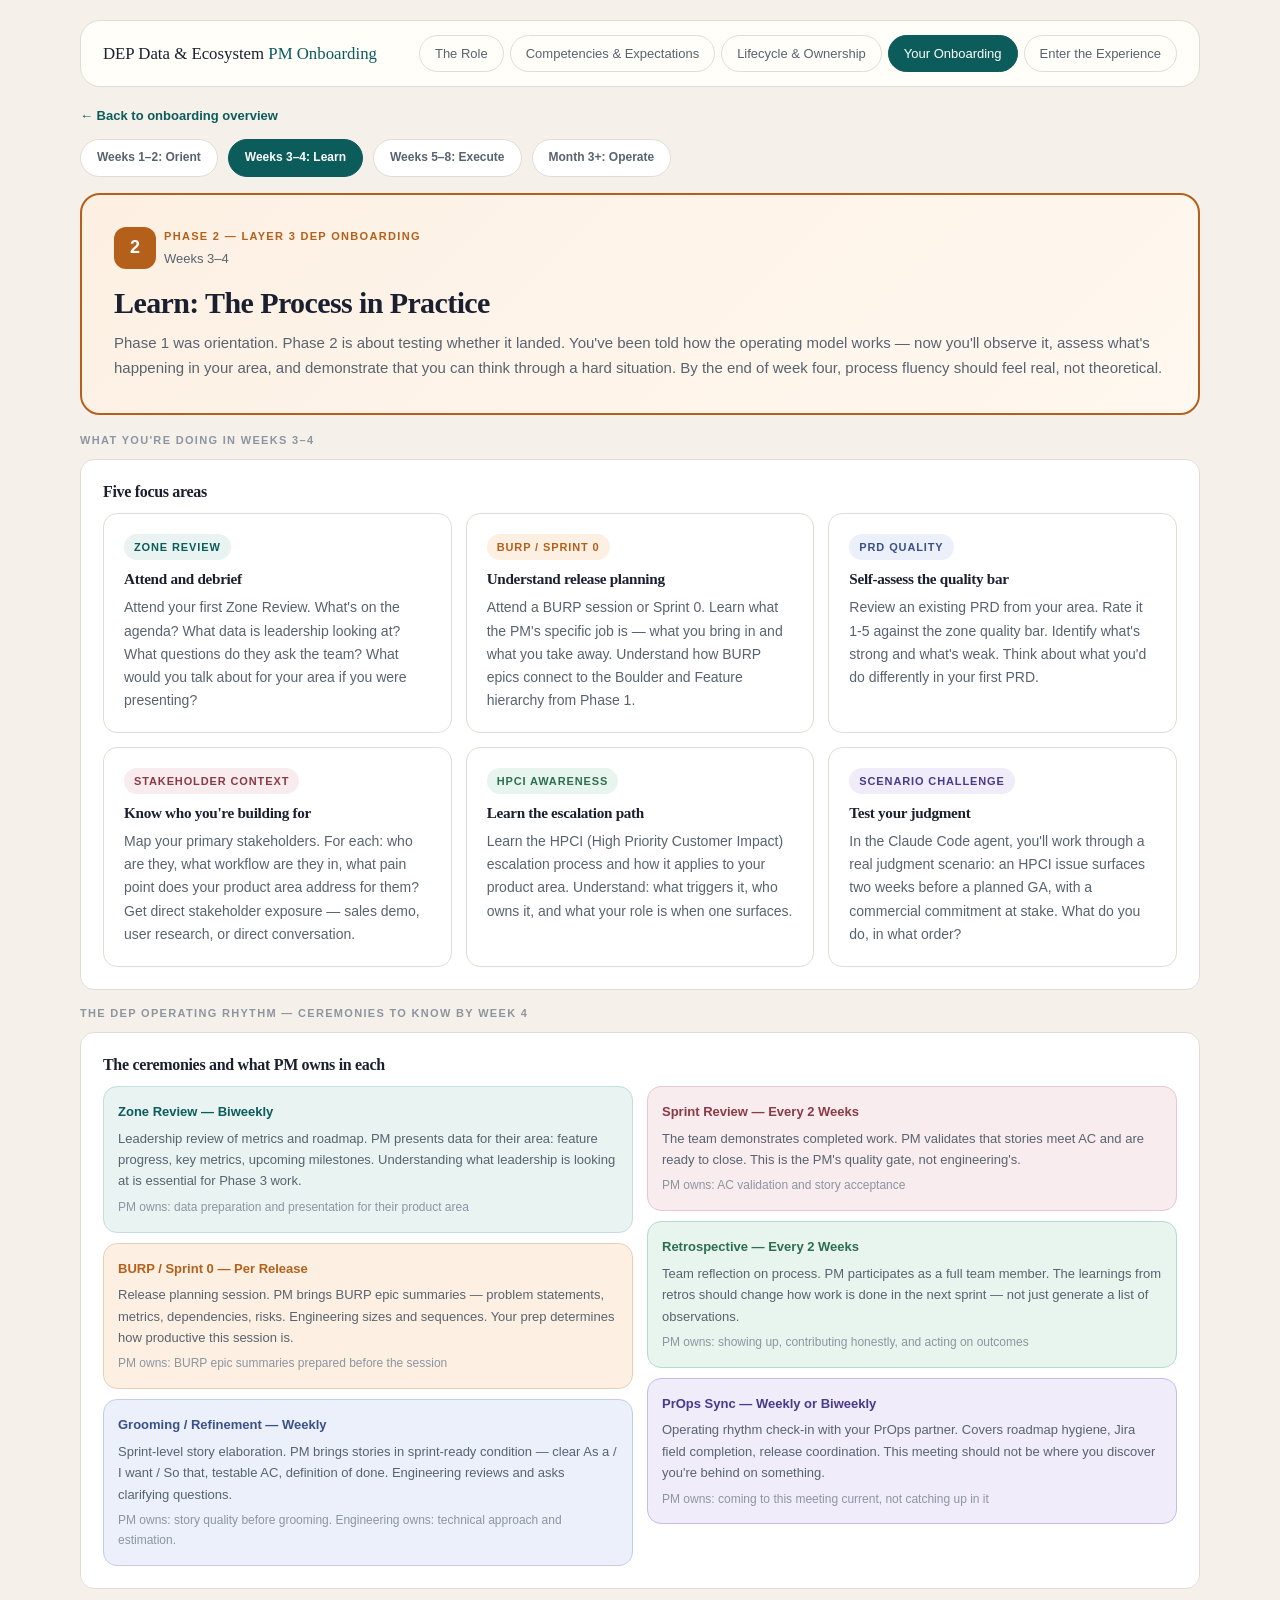
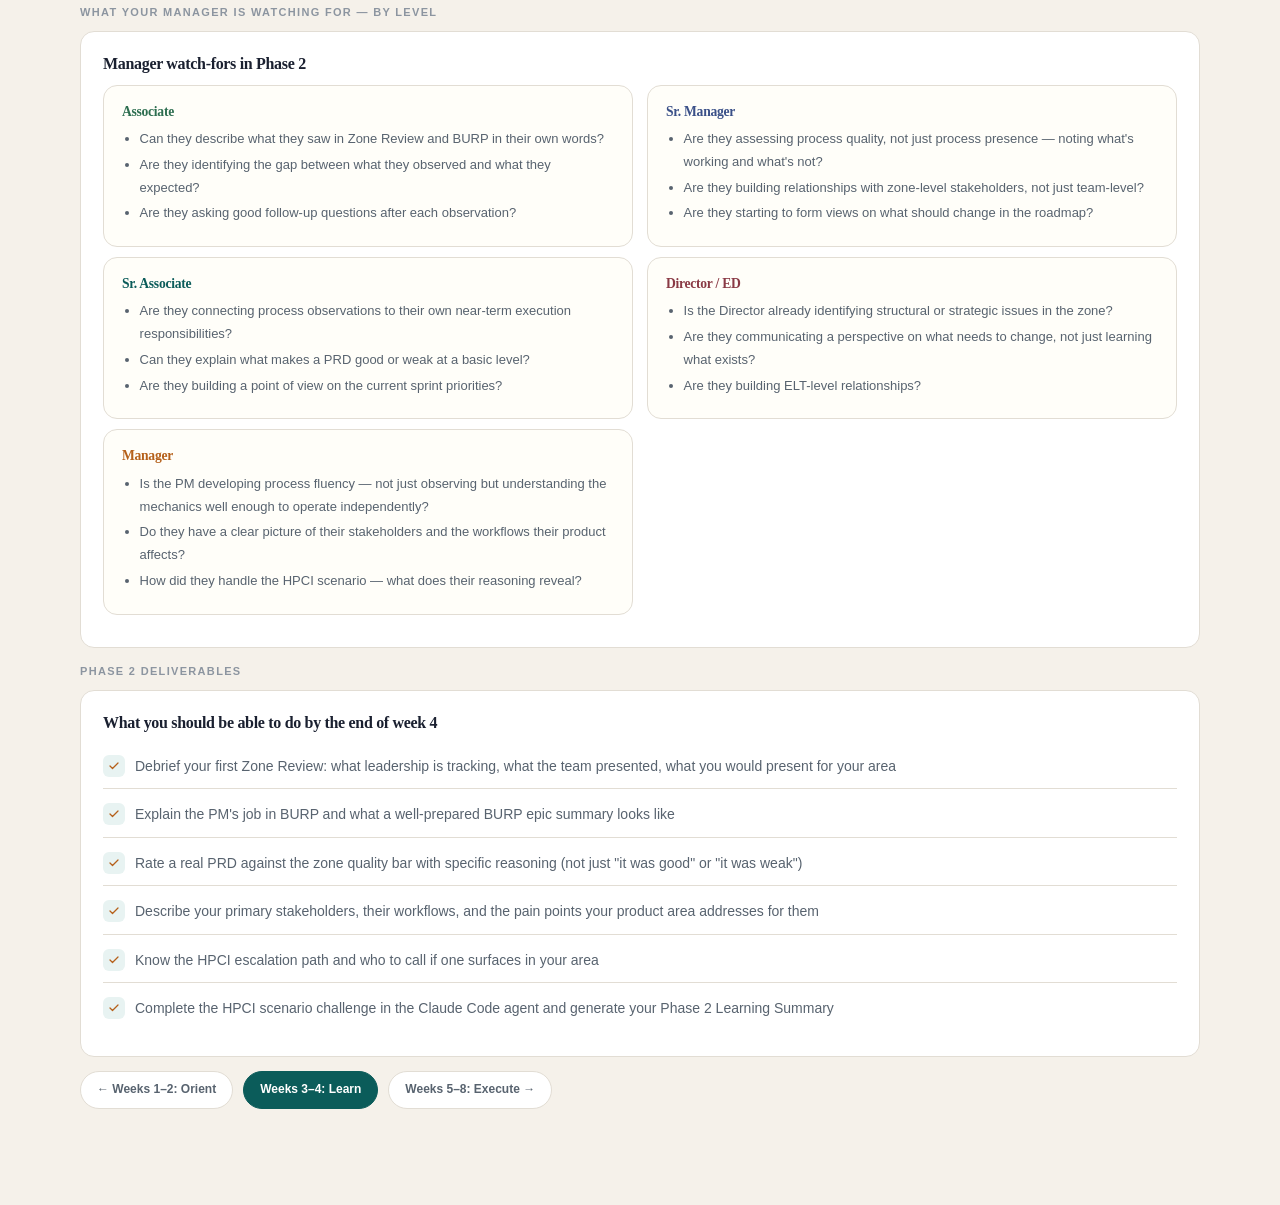
<file: phases/weeks-3-4.html>
<!DOCTYPE html>
<html lang="en">
<head>
<meta charset="UTF-8"/>
<meta name="viewport" content="width=device-width,initial-scale=1.0"/>
<title>Phase 2: Learn — Weeks 3-4 | DEP PM Onboarding</title>
<link rel="stylesheet" href="../assets/styles.css"/>
</head>
<body>
<div class="shell">

<nav class="topnav">
  <div class="brand">DEP Data &amp; Ecosystem <span>PM Onboarding</span></div>
  <div class="tabs">
    <a class="tab" href="../index.html">The Role</a>
    <a class="tab" href="../index.html">Competencies &amp; Expectations</a>
    <a class="tab" href="../index.html">Lifecycle &amp; Ownership</a>
    <a class="tab on" href="../index.html">Your Onboarding</a>
    <a class="tab" href="../index.html">Enter the Experience</a>
  </div>
</nav>

<a class="back-link" href="../index.html">&#8592; Back to onboarding overview</a>

<div class="phase-nav">
  <a href="weeks-1-2.html">Weeks 1–2: Orient</a>
  <a href="weeks-3-4.html" class="current">Weeks 3–4: Learn</a>
  <a href="weeks-5-8.html">Weeks 5–8: Execute</a>
  <a href="month-3-plus.html">Month 3+: Operate</a>
</div>

<div class="phase-hero phase-hero-2">
  <div class="phase-week-badge">
    <div class="phase-num phase-num-2">2</div>
    <div>
      <span class="eye" style="color:var(--amber);margin-bottom:3px">Phase 2 — Layer 3 DEP Onboarding</span>
      <div style="font-size:13px;color:var(--muted)">Weeks 3–4</div>
    </div>
  </div>
  <h1 style="margin-bottom:10px">Learn: The Process in Practice</h1>
  <p>Phase 1 was orientation. Phase 2 is about testing whether it landed. You've been told how the operating model works — now you'll observe it, assess what's happening in your area, and demonstrate that you can think through a hard situation. By the end of week four, process fluency should feel real, not theoretical.</p>
</div>

<span class="section-lbl">What you're doing in weeks 3–4</span>
<div class="detail-section">
  <h3>Five focus areas</h3>
  <div class="grid3" style="margin-bottom:0">
    <div class="card">
      <span class="chip chip-teal">Zone Review</span>
      <h4>Attend and debrief</h4>
      <p>Attend your first Zone Review. What's on the agenda? What data is leadership looking at? What questions do they ask the team? What would you talk about for your area if you were presenting?</p>
    </div>
    <div class="card">
      <span class="chip chip-amber">BURP / Sprint 0</span>
      <h4>Understand release planning</h4>
      <p>Attend a BURP session or Sprint 0. Learn what the PM's specific job is — what you bring in and what you take away. Understand how BURP epics connect to the Boulder and Feature hierarchy from Phase 1.</p>
    </div>
    <div class="card">
      <span class="chip chip-slate">PRD Quality</span>
      <h4>Self-assess the quality bar</h4>
      <p>Review an existing PRD from your area. Rate it 1-5 against the zone quality bar. Identify what's strong and what's weak. Think about what you'd do differently in your first PRD.</p>
    </div>
    <div class="card">
      <span class="chip chip-rose">Stakeholder Context</span>
      <h4>Know who you're building for</h4>
      <p>Map your primary stakeholders. For each: who are they, what workflow are they in, what pain point does your product area address for them? Get direct stakeholder exposure — sales demo, user research, or direct conversation.</p>
    </div>
    <div class="card">
      <span class="chip chip-green">HPCI Awareness</span>
      <h4>Learn the escalation path</h4>
      <p>Learn the HPCI (High Priority Customer Impact) escalation process and how it applies to your product area. Understand: what triggers it, who owns it, and what your role is when one surfaces.</p>
    </div>
    <div class="card">
      <span class="chip chip-purple">Scenario Challenge</span>
      <h4>Test your judgment</h4>
      <p>In the Claude Code agent, you'll work through a real judgment scenario: an HPCI issue surfaces two weeks before a planned GA, with a commercial commitment at stake. What do you do, in what order?</p>
    </div>
  </div>
</div>

<span class="section-lbl">The DEP operating rhythm — ceremonies to know by week 4</span>
<div class="detail-section">
  <h3>The ceremonies and what PM owns in each</h3>
  <div class="grid2" style="margin-bottom:0">
    <div style="display:flex;flex-direction:column;gap:10px">
      <div style="background:var(--teal-lt);border:1px solid #c2dedd;border-radius:var(--r);padding:14px">
        <strong style="font-size:13px;color:var(--teal);display:block;margin-bottom:5px">Zone Review — Biweekly</strong>
        <p style="font-size:13px;max-width:none">Leadership review of metrics and roadmap. PM presents data for their area: feature progress, key metrics, upcoming milestones. Understanding what leadership is looking at is essential for Phase 3 work.</p>
        <p style="font-size:12px;color:var(--faint);margin-top:6px">PM owns: data preparation and presentation for their product area</p>
      </div>
      <div style="background:var(--amber-lt);border:1px solid #e8d0b8;border-radius:var(--r);padding:14px">
        <strong style="font-size:13px;color:var(--amber);display:block;margin-bottom:5px">BURP / Sprint 0 — Per Release</strong>
        <p style="font-size:13px;max-width:none">Release planning session. PM brings BURP epic summaries — problem statements, metrics, dependencies, risks. Engineering sizes and sequences. Your prep determines how productive this session is.</p>
        <p style="font-size:12px;color:var(--faint);margin-top:6px">PM owns: BURP epic summaries prepared before the session</p>
      </div>
      <div style="background:var(--slate-lt);border:1px solid #c5cde8;border-radius:var(--r);padding:14px">
        <strong style="font-size:13px;color:var(--slate);display:block;margin-bottom:5px">Grooming / Refinement — Weekly</strong>
        <p style="font-size:13px;max-width:none">Sprint-level story elaboration. PM brings stories in sprint-ready condition — clear As a / I want / So that, testable AC, definition of done. Engineering reviews and asks clarifying questions.</p>
        <p style="font-size:12px;color:var(--faint);margin-top:6px">PM owns: story quality before grooming. Engineering owns: technical approach and estimation.</p>
      </div>
    </div>
    <div style="display:flex;flex-direction:column;gap:10px">
      <div style="background:var(--rose-lt);border:1px solid #e8c8cc;border-radius:var(--r);padding:14px">
        <strong style="font-size:13px;color:var(--rose);display:block;margin-bottom:5px">Sprint Review — Every 2 Weeks</strong>
        <p style="font-size:13px;max-width:none">The team demonstrates completed work. PM validates that stories meet AC and are ready to close. This is the PM's quality gate, not engineering's.</p>
        <p style="font-size:12px;color:var(--faint);margin-top:6px">PM owns: AC validation and story acceptance</p>
      </div>
      <div style="background:var(--green-lt);border:1px solid #b8dbc8;border-radius:var(--r);padding:14px">
        <strong style="font-size:13px;color:var(--green);display:block;margin-bottom:5px">Retrospective — Every 2 Weeks</strong>
        <p style="font-size:13px;max-width:none">Team reflection on process. PM participates as a full team member. The learnings from retros should change how work is done in the next sprint — not just generate a list of observations.</p>
        <p style="font-size:12px;color:var(--faint);margin-top:6px">PM owns: showing up, contributing honestly, and acting on outcomes</p>
      </div>
      <div style="background:var(--purple-lt);border:1px solid #c5bde8;border-radius:var(--r);padding:14px">
        <strong style="font-size:13px;color:var(--purple);display:block;margin-bottom:5px">PrOps Sync — Weekly or Biweekly</strong>
        <p style="font-size:13px;max-width:none">Operating rhythm check-in with your PrOps partner. Covers roadmap hygiene, Jira field completion, release coordination. This meeting should not be where you discover you're behind on something.</p>
        <p style="font-size:12px;color:var(--faint);margin-top:6px">PM owns: coming to this meeting current, not catching up in it</p>
      </div>
    </div>
  </div>
</div>

<span class="section-lbl">What your manager is watching for — by level</span>
<div class="detail-section">
  <h3>Manager watch-fors in Phase 2</h3>
  <div class="grid2" style="margin-bottom:0">
    <div>
      <div class="watch-for-block">
        <h5 style="color:var(--green)">Associate</h5>
        <ul>
          <li>Can they describe what they saw in Zone Review and BURP in their own words?</li>
          <li>Are they identifying the gap between what they observed and what they expected?</li>
          <li>Are they asking good follow-up questions after each observation?</li>
        </ul>
      </div>
      <div class="watch-for-block">
        <h5 style="color:var(--teal)">Sr. Associate</h5>
        <ul>
          <li>Are they connecting process observations to their own near-term execution responsibilities?</li>
          <li>Can they explain what makes a PRD good or weak at a basic level?</li>
          <li>Are they building a point of view on the current sprint priorities?</li>
        </ul>
      </div>
      <div class="watch-for-block">
        <h5 style="color:var(--amber)">Manager</h5>
        <ul>
          <li>Is the PM developing process fluency — not just observing but understanding the mechanics well enough to operate independently?</li>
          <li>Do they have a clear picture of their stakeholders and the workflows their product affects?</li>
          <li>How did they handle the HPCI scenario — what does their reasoning reveal?</li>
        </ul>
      </div>
    </div>
    <div>
      <div class="watch-for-block">
        <h5 style="color:var(--slate)">Sr. Manager</h5>
        <ul>
          <li>Are they assessing process quality, not just process presence — noting what's working and what's not?</li>
          <li>Are they building relationships with zone-level stakeholders, not just team-level?</li>
          <li>Are they starting to form views on what should change in the roadmap?</li>
        </ul>
      </div>
      <div class="watch-for-block">
        <h5 style="color:var(--rose)">Director / ED</h5>
        <ul>
          <li>Is the Director already identifying structural or strategic issues in the zone?</li>
          <li>Are they communicating a perspective on what needs to change, not just learning what exists?</li>
          <li>Are they building ELT-level relationships?</li>
        </ul>
      </div>
    </div>
  </div>
</div>

<span class="section-lbl">Phase 2 deliverables</span>
<div class="detail-section">
  <h3>What you should be able to do by the end of week 4</h3>
  <ul class="deliverable-list">
    <li>
      <div class="deliverable-icon">
        <svg width="12" height="12" viewBox="0 0 24 24" fill="none" stroke="var(--amber)" stroke-width="2.5" stroke-linecap="round" stroke-linejoin="round"><polyline points="20 6 9 17 4 12"/></svg>
      </div>
      <div>Debrief your first Zone Review: what leadership is tracking, what the team presented, what you would present for your area</div>
    </li>
    <li>
      <div class="deliverable-icon">
        <svg width="12" height="12" viewBox="0 0 24 24" fill="none" stroke="var(--amber)" stroke-width="2.5" stroke-linecap="round" stroke-linejoin="round"><polyline points="20 6 9 17 4 12"/></svg>
      </div>
      <div>Explain the PM's job in BURP and what a well-prepared BURP epic summary looks like</div>
    </li>
    <li>
      <div class="deliverable-icon">
        <svg width="12" height="12" viewBox="0 0 24 24" fill="none" stroke="var(--amber)" stroke-width="2.5" stroke-linecap="round" stroke-linejoin="round"><polyline points="20 6 9 17 4 12"/></svg>
      </div>
      <div>Rate a real PRD against the zone quality bar with specific reasoning (not just "it was good" or "it was weak")</div>
    </li>
    <li>
      <div class="deliverable-icon">
        <svg width="12" height="12" viewBox="0 0 24 24" fill="none" stroke="var(--amber)" stroke-width="2.5" stroke-linecap="round" stroke-linejoin="round"><polyline points="20 6 9 17 4 12"/></svg>
      </div>
      <div>Describe your primary stakeholders, their workflows, and the pain points your product area addresses for them</div>
    </li>
    <li>
      <div class="deliverable-icon">
        <svg width="12" height="12" viewBox="0 0 24 24" fill="none" stroke="var(--amber)" stroke-width="2.5" stroke-linecap="round" stroke-linejoin="round"><polyline points="20 6 9 17 4 12"/></svg>
      </div>
      <div>Know the HPCI escalation path and who to call if one surfaces in your area</div>
    </li>
    <li>
      <div class="deliverable-icon">
        <svg width="12" height="12" viewBox="0 0 24 24" fill="none" stroke="var(--amber)" stroke-width="2.5" stroke-linecap="round" stroke-linejoin="round"><polyline points="20 6 9 17 4 12"/></svg>
      </div>
      <div>Complete the HPCI scenario challenge in the Claude Code agent and generate your Phase 2 Learning Summary</div>
    </li>
  </ul>
</div>

<div class="phase-nav" style="margin-top:8px">
  <a href="weeks-1-2.html">&#8592; Weeks 1–2: Orient</a>
  <a href="weeks-3-4.html" class="current">Weeks 3–4: Learn</a>
  <a href="weeks-5-8.html">Weeks 5–8: Execute →</a>
</div>

</div>
<script src="../assets/scripts.js"></script>
</body>
</html>
</file>
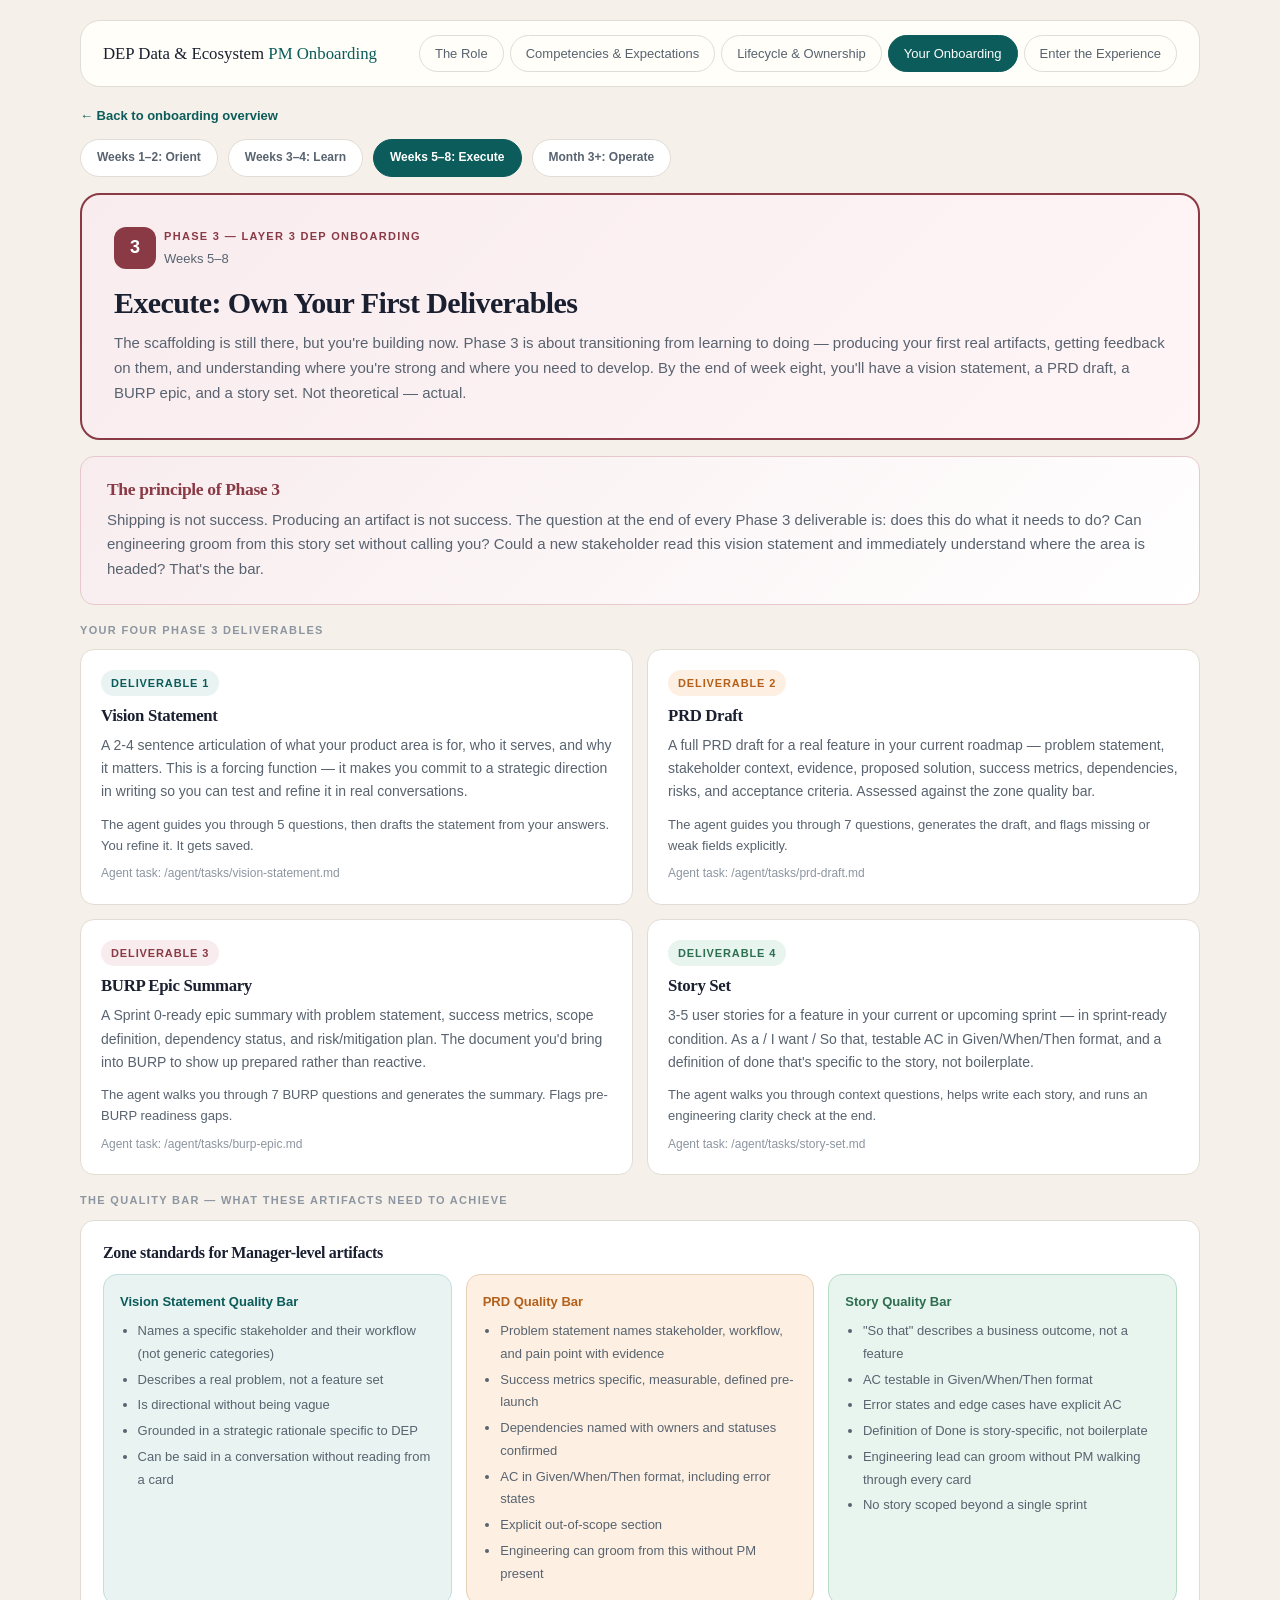
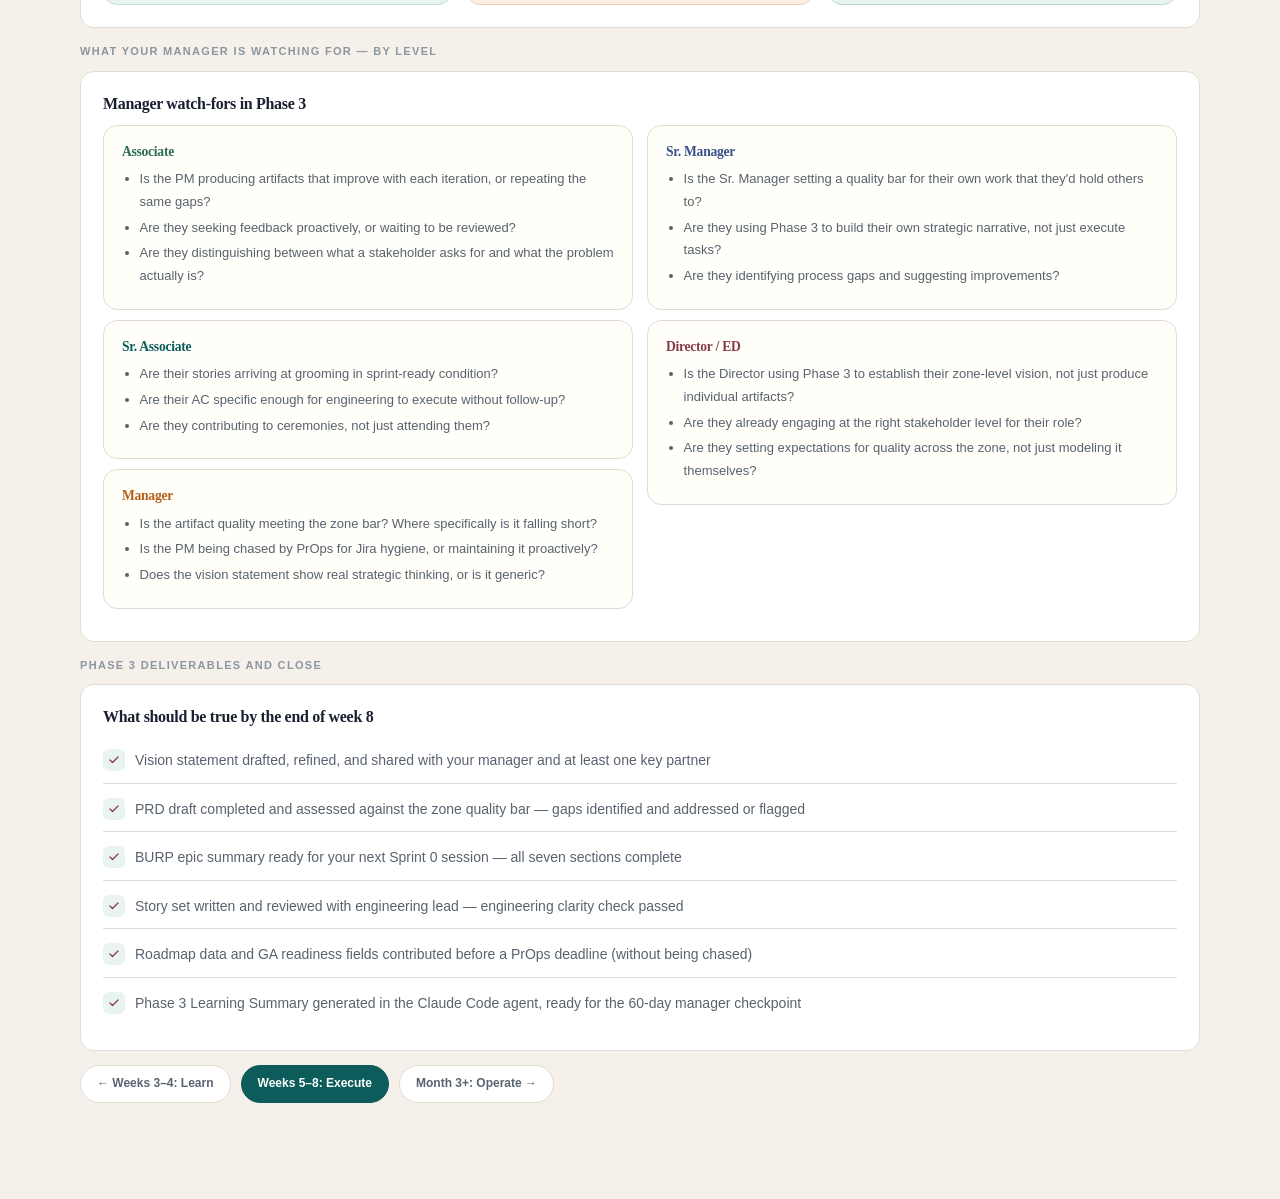
<file: phases/weeks-5-8.html>
<!DOCTYPE html>
<html lang="en">
<head>
<meta charset="UTF-8"/>
<meta name="viewport" content="width=device-width,initial-scale=1.0"/>
<title>Phase 3: Execute — Weeks 5-8 | DEP PM Onboarding</title>
<link rel="stylesheet" href="../assets/styles.css"/>
</head>
<body>
<div class="shell">

<nav class="topnav">
  <div class="brand">DEP Data &amp; Ecosystem <span>PM Onboarding</span></div>
  <div class="tabs">
    <a class="tab" href="../index.html">The Role</a>
    <a class="tab" href="../index.html">Competencies &amp; Expectations</a>
    <a class="tab" href="../index.html">Lifecycle &amp; Ownership</a>
    <a class="tab on" href="../index.html">Your Onboarding</a>
    <a class="tab" href="../index.html">Enter the Experience</a>
  </div>
</nav>

<a class="back-link" href="../index.html">&#8592; Back to onboarding overview</a>

<div class="phase-nav">
  <a href="weeks-1-2.html">Weeks 1–2: Orient</a>
  <a href="weeks-3-4.html">Weeks 3–4: Learn</a>
  <a href="weeks-5-8.html" class="current">Weeks 5–8: Execute</a>
  <a href="month-3-plus.html">Month 3+: Operate</a>
</div>

<div class="phase-hero phase-hero-3">
  <div class="phase-week-badge">
    <div class="phase-num phase-num-3">3</div>
    <div>
      <span class="eye" style="color:var(--rose);margin-bottom:3px">Phase 3 — Layer 3 DEP Onboarding</span>
      <div style="font-size:13px;color:var(--muted)">Weeks 5–8</div>
    </div>
  </div>
  <h1 style="margin-bottom:10px">Execute: Own Your First Deliverables</h1>
  <p>The scaffolding is still there, but you're building now. Phase 3 is about transitioning from learning to doing — producing your first real artifacts, getting feedback on them, and understanding where you're strong and where you need to develop. By the end of week eight, you'll have a vision statement, a PRD draft, a BURP epic, and a story set. Not theoretical — actual.</p>
</div>

<div class="banner" style="background:linear-gradient(135deg,var(--rose-lt),#fff);border:1px solid #e8c8cc">
  <h3 style="margin-bottom:8px;color:var(--rose)">The principle of Phase 3</h3>
  <p style="max-width:none">Shipping is not success. Producing an artifact is not success. The question at the end of every Phase 3 deliverable is: does this do what it needs to do? Can engineering groom from this story set without calling you? Could a new stakeholder read this vision statement and immediately understand where the area is headed? That's the bar.</p>
</div>

<span class="section-lbl">Your four Phase 3 deliverables</span>
<div class="grid2">
  <div class="card">
    <span class="chip chip-teal">Deliverable 1</span>
    <h3>Vision Statement</h3>
    <p style="margin-bottom:10px">A 2-4 sentence articulation of what your product area is for, who it serves, and why it matters. This is a forcing function — it makes you commit to a strategic direction in writing so you can test and refine it in real conversations.</p>
    <p style="font-size:13px">The agent guides you through 5 questions, then drafts the statement from your answers. You refine it. It gets saved.</p>
    <p style="font-size:12px;color:var(--faint);margin-top:8px">Agent task: /agent/tasks/vision-statement.md</p>
  </div>
  <div class="card">
    <span class="chip chip-amber">Deliverable 2</span>
    <h3>PRD Draft</h3>
    <p style="margin-bottom:10px">A full PRD draft for a real feature in your current roadmap — problem statement, stakeholder context, evidence, proposed solution, success metrics, dependencies, risks, and acceptance criteria. Assessed against the zone quality bar.</p>
    <p style="font-size:13px">The agent guides you through 7 questions, generates the draft, and flags missing or weak fields explicitly.</p>
    <p style="font-size:12px;color:var(--faint);margin-top:8px">Agent task: /agent/tasks/prd-draft.md</p>
  </div>
  <div class="card">
    <span class="chip chip-rose">Deliverable 3</span>
    <h3>BURP Epic Summary</h3>
    <p style="margin-bottom:10px">A Sprint 0-ready epic summary with problem statement, success metrics, scope definition, dependency status, and risk/mitigation plan. The document you'd bring into BURP to show up prepared rather than reactive.</p>
    <p style="font-size:13px">The agent walks you through 7 BURP questions and generates the summary. Flags pre-BURP readiness gaps.</p>
    <p style="font-size:12px;color:var(--faint);margin-top:8px">Agent task: /agent/tasks/burp-epic.md</p>
  </div>
  <div class="card">
    <span class="chip chip-green">Deliverable 4</span>
    <h3>Story Set</h3>
    <p style="margin-bottom:10px">3-5 user stories for a feature in your current or upcoming sprint — in sprint-ready condition. As a / I want / So that, testable AC in Given/When/Then format, and a definition of done that's specific to the story, not boilerplate.</p>
    <p style="font-size:13px">The agent walks you through context questions, helps write each story, and runs an engineering clarity check at the end.</p>
    <p style="font-size:12px;color:var(--faint);margin-top:8px">Agent task: /agent/tasks/story-set.md</p>
  </div>
</div>

<span class="section-lbl">The quality bar — what these artifacts need to achieve</span>
<div class="detail-section">
  <h3>Zone standards for Manager-level artifacts</h3>
  <div class="grid3" style="margin-bottom:0">
    <div style="background:var(--teal-lt);border:1px solid #c2dedd;border-radius:var(--r);padding:16px">
      <strong style="color:var(--teal);font-size:13px;display:block;margin-bottom:8px">Vision Statement Quality Bar</strong>
      <ul style="font-size:13px">
        <li>Names a specific stakeholder and their workflow (not generic categories)</li>
        <li>Describes a real problem, not a feature set</li>
        <li>Is directional without being vague</li>
        <li>Grounded in a strategic rationale specific to DEP</li>
        <li>Can be said in a conversation without reading from a card</li>
      </ul>
    </div>
    <div style="background:var(--amber-lt);border:1px solid #e8d0b8;border-radius:var(--r);padding:16px">
      <strong style="color:var(--amber);font-size:13px;display:block;margin-bottom:8px">PRD Quality Bar</strong>
      <ul style="font-size:13px">
        <li>Problem statement names stakeholder, workflow, and pain point with evidence</li>
        <li>Success metrics specific, measurable, defined pre-launch</li>
        <li>Dependencies named with owners and statuses confirmed</li>
        <li>AC in Given/When/Then format, including error states</li>
        <li>Explicit out-of-scope section</li>
        <li>Engineering can groom from this without PM present</li>
      </ul>
    </div>
    <div style="background:var(--green-lt);border:1px solid #b8dbc8;border-radius:var(--r);padding:16px">
      <strong style="color:var(--green);font-size:13px;display:block;margin-bottom:8px">Story Quality Bar</strong>
      <ul style="font-size:13px">
        <li>"So that" describes a business outcome, not a feature</li>
        <li>AC testable in Given/When/Then format</li>
        <li>Error states and edge cases have explicit AC</li>
        <li>Definition of Done is story-specific, not boilerplate</li>
        <li>Engineering lead can groom without PM walking through every card</li>
        <li>No story scoped beyond a single sprint</li>
      </ul>
    </div>
  </div>
</div>

<span class="section-lbl">What your manager is watching for — by level</span>
<div class="detail-section">
  <h3>Manager watch-fors in Phase 3</h3>
  <div class="grid2" style="margin-bottom:0">
    <div>
      <div class="watch-for-block">
        <h5 style="color:var(--green)">Associate</h5>
        <ul>
          <li>Is the PM producing artifacts that improve with each iteration, or repeating the same gaps?</li>
          <li>Are they seeking feedback proactively, or waiting to be reviewed?</li>
          <li>Are they distinguishing between what a stakeholder asks for and what the problem actually is?</li>
        </ul>
      </div>
      <div class="watch-for-block">
        <h5 style="color:var(--teal)">Sr. Associate</h5>
        <ul>
          <li>Are their stories arriving at grooming in sprint-ready condition?</li>
          <li>Are their AC specific enough for engineering to execute without follow-up?</li>
          <li>Are they contributing to ceremonies, not just attending them?</li>
        </ul>
      </div>
      <div class="watch-for-block">
        <h5 style="color:var(--amber)">Manager</h5>
        <ul>
          <li>Is the artifact quality meeting the zone bar? Where specifically is it falling short?</li>
          <li>Is the PM being chased by PrOps for Jira hygiene, or maintaining it proactively?</li>
          <li>Does the vision statement show real strategic thinking, or is it generic?</li>
        </ul>
      </div>
    </div>
    <div>
      <div class="watch-for-block">
        <h5 style="color:var(--slate)">Sr. Manager</h5>
        <ul>
          <li>Is the Sr. Manager setting a quality bar for their own work that they'd hold others to?</li>
          <li>Are they using Phase 3 to build their own strategic narrative, not just execute tasks?</li>
          <li>Are they identifying process gaps and suggesting improvements?</li>
        </ul>
      </div>
      <div class="watch-for-block">
        <h5 style="color:var(--rose)">Director / ED</h5>
        <ul>
          <li>Is the Director using Phase 3 to establish their zone-level vision, not just produce individual artifacts?</li>
          <li>Are they already engaging at the right stakeholder level for their role?</li>
          <li>Are they setting expectations for quality across the zone, not just modeling it themselves?</li>
        </ul>
      </div>
    </div>
  </div>
</div>

<span class="section-lbl">Phase 3 deliverables and close</span>
<div class="detail-section">
  <h3>What should be true by the end of week 8</h3>
  <ul class="deliverable-list">
    <li>
      <div class="deliverable-icon">
        <svg width="12" height="12" viewBox="0 0 24 24" fill="none" stroke="var(--rose)" stroke-width="2.5" stroke-linecap="round" stroke-linejoin="round"><polyline points="20 6 9 17 4 12"/></svg>
      </div>
      <div>Vision statement drafted, refined, and shared with your manager and at least one key partner</div>
    </li>
    <li>
      <div class="deliverable-icon">
        <svg width="12" height="12" viewBox="0 0 24 24" fill="none" stroke="var(--rose)" stroke-width="2.5" stroke-linecap="round" stroke-linejoin="round"><polyline points="20 6 9 17 4 12"/></svg>
      </div>
      <div>PRD draft completed and assessed against the zone quality bar — gaps identified and addressed or flagged</div>
    </li>
    <li>
      <div class="deliverable-icon">
        <svg width="12" height="12" viewBox="0 0 24 24" fill="none" stroke="var(--rose)" stroke-width="2.5" stroke-linecap="round" stroke-linejoin="round"><polyline points="20 6 9 17 4 12"/></svg>
      </div>
      <div>BURP epic summary ready for your next Sprint 0 session — all seven sections complete</div>
    </li>
    <li>
      <div class="deliverable-icon">
        <svg width="12" height="12" viewBox="0 0 24 24" fill="none" stroke="var(--rose)" stroke-width="2.5" stroke-linecap="round" stroke-linejoin="round"><polyline points="20 6 9 17 4 12"/></svg>
      </div>
      <div>Story set written and reviewed with engineering lead — engineering clarity check passed</div>
    </li>
    <li>
      <div class="deliverable-icon">
        <svg width="12" height="12" viewBox="0 0 24 24" fill="none" stroke="var(--rose)" stroke-width="2.5" stroke-linecap="round" stroke-linejoin="round"><polyline points="20 6 9 17 4 12"/></svg>
      </div>
      <div>Roadmap data and GA readiness fields contributed before a PrOps deadline (without being chased)</div>
    </li>
    <li>
      <div class="deliverable-icon">
        <svg width="12" height="12" viewBox="0 0 24 24" fill="none" stroke="var(--rose)" stroke-width="2.5" stroke-linecap="round" stroke-linejoin="round"><polyline points="20 6 9 17 4 12"/></svg>
      </div>
      <div>Phase 3 Learning Summary generated in the Claude Code agent, ready for the 60-day manager checkpoint</div>
    </li>
  </ul>
</div>

<div class="phase-nav" style="margin-top:8px">
  <a href="weeks-3-4.html">&#8592; Weeks 3–4: Learn</a>
  <a href="weeks-5-8.html" class="current">Weeks 5–8: Execute</a>
  <a href="month-3-plus.html">Month 3+: Operate →</a>
</div>

</div>
<script src="../assets/scripts.js"></script>
</body>
</html>
</file>
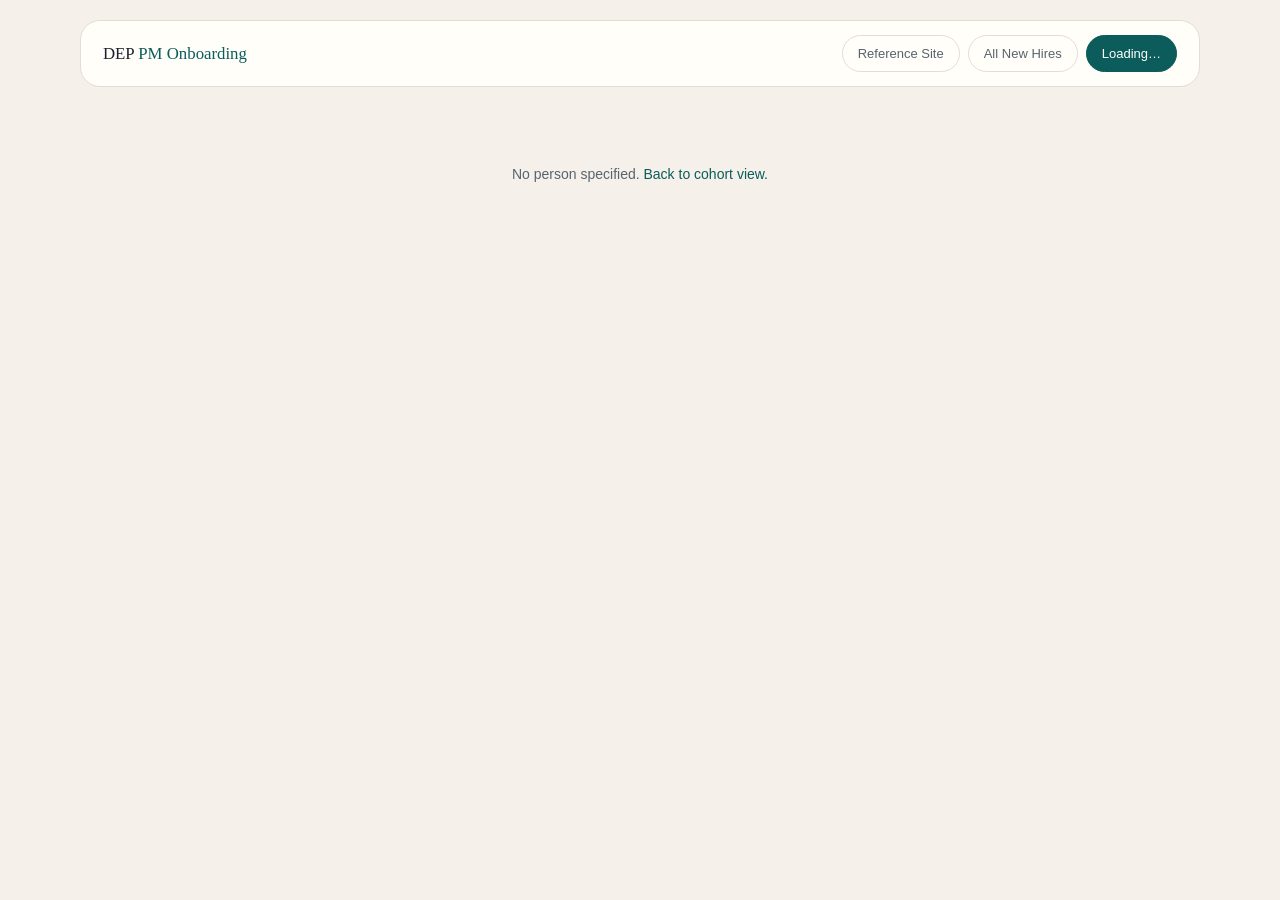
<file: tracker/person.html>
<!DOCTYPE html>
<html lang="en">
<head>
<meta charset="UTF-8"/>
<meta name="viewport" content="width=device-width,initial-scale=1.0"/>
<title>Onboarding Tracker — DEP</title>
<style>
*{box-sizing:border-box;margin:0;padding:0}
:root{
  --ink:#1a2030;--muted:#58636f;--faint:#8c95a0;
  --bg:#f5f1ea;--surface:#fffef9;--card:#fff;
  --line:#e2ddd4;
  --teal:#0b5c5a;--teal-lt:#e8f3f2;--teal-dk:#083f3d;
  --amber:#b5601a;--amber-lt:#fdf0e3;
  --rose:#8a3a45;--rose-lt:#f8ecee;
  --slate:#3a5088;--slate-lt:#ecf0fa;
  --green:#2d6e50;--green-lt:#e8f4ee;
  --purple:#4a3a8a;--purple-lt:#f0ecfa;
  --r:14px;--rlg:20px
}
body{font-family:"Aptos","Segoe UI","Helvetica Neue",sans-serif;background:var(--bg);color:var(--ink);font-size:15px;line-height:1.65}
h1,h2,h3,h4,h5{font-family:"Iowan Old Style","Palatino Linotype",Georgia,serif;letter-spacing:-.02em;line-height:1.2;color:var(--ink)}
p{color:var(--muted)}
a{color:var(--teal);text-decoration:none}
a:hover{text-decoration:underline}
.shell{max-width:1160px;margin:0 auto;padding:20px 20px 80px}

.topnav{display:flex;align-items:center;justify-content:space-between;background:var(--surface);border:1px solid var(--line);border-radius:var(--rlg);padding:14px 22px;margin-bottom:16px;gap:16px;flex-wrap:wrap}
.brand{font-family:"Iowan Old Style","Palatino Linotype",Georgia,serif;font-size:1.05rem;color:var(--ink)}
.brand span{color:var(--teal)}
.nav-links{display:flex;gap:8px;flex-wrap:wrap}
.nav-link{background:transparent;border:1px solid var(--line);border-radius:999px;padding:7px 15px;font-size:13px;color:var(--muted);text-decoration:none;transition:all .15s}
.nav-link:hover{background:var(--teal-lt);color:var(--teal);border-color:var(--teal);text-decoration:none}
.nav-link.active{background:var(--teal);color:#fff;border-color:var(--teal)}

.hero{background:var(--surface);border:1px solid var(--line);border-radius:var(--rlg);padding:28px 32px;margin-bottom:16px}
.hero-top{display:flex;align-items:flex-start;justify-content:space-between;gap:16px;flex-wrap:wrap;margin-bottom:14px}
.hero h1{font-size:clamp(1.4rem,2.5vw,2rem);margin-bottom:4px}
.hero-meta{display:flex;gap:8px;flex-wrap:wrap;margin-top:8px}
.chip{display:inline-block;font-size:11px;font-weight:700;text-transform:uppercase;letter-spacing:.08em;padding:4px 10px;border-radius:999px}
.chip-teal{background:var(--teal-lt);color:var(--teal)}
.chip-amber{background:var(--amber-lt);color:var(--amber)}
.chip-slate{background:var(--slate-lt);color:var(--slate)}
.chip-green{background:var(--green-lt);color:var(--green)}
.chip-rose{background:var(--rose-lt);color:var(--rose)}
.chip-purple{background:var(--purple-lt);color:var(--purple)}

.stat-row{display:grid;grid-template-columns:repeat(4,1fr);gap:12px;margin-bottom:16px}
.stat{background:var(--card);border:1px solid var(--line);border-radius:var(--r);padding:16px 18px}
.stat-val{font-size:1.6rem;font-weight:700;color:var(--ink);font-family:"Iowan Old Style","Palatino Linotype",Georgia,serif;line-height:1}
.stat-lbl{font-size:11px;font-weight:700;text-transform:uppercase;letter-spacing:.1em;color:var(--faint);margin-top:4px}
.stat-sub{font-size:12px;color:var(--muted);margin-top:2px}

/* PHASE TIMELINE */
.phase-bar{display:grid;grid-template-columns:repeat(4,1fr);background:var(--card);border:1px solid var(--line);border-radius:var(--rlg);overflow:hidden;margin-bottom:16px}
.phase-step{padding:18px 16px;border-right:1px solid var(--line);position:relative}
.phase-step:last-child{border-right:none}
.phase-step.complete{background:linear-gradient(135deg,#eef9f8,#f7fffe)}
.phase-step.active{background:var(--card);border-top:3px solid var(--teal)}
.phase-step.not-started{opacity:.55}
.phase-num{width:28px;height:28px;border-radius:8px;display:flex;align-items:center;justify-content:center;font-weight:700;font-size:12px;margin-bottom:8px;color:#fff}
.p1 .phase-num{background:var(--teal)}
.p2 .phase-num{background:var(--amber)}
.p3 .phase-num{background:var(--rose)}
.p4 .phase-num{background:var(--green)}
.phase-label{font-size:.85rem;font-weight:700;margin-bottom:2px}
.phase-weeks{font-size:11px;color:var(--faint);text-transform:uppercase;letter-spacing:.07em}
.phase-badge{display:inline-block;font-size:10px;font-weight:700;text-transform:uppercase;letter-spacing:.07em;padding:3px 8px;border-radius:999px;margin-top:6px}
.badge-active{background:var(--teal);color:#fff}
.badge-complete{background:var(--green-lt);color:var(--green)}
.badge-pending{background:var(--line);color:var(--faint)}

.grid2{display:grid;grid-template-columns:1fr 1fr;gap:14px;margin-bottom:16px}
.grid3{display:grid;grid-template-columns:repeat(3,1fr);gap:14px;margin-bottom:16px}
.card{background:var(--card);border:1px solid var(--line);border-radius:var(--r);padding:20px}
.card-head{display:flex;align-items:center;justify-content:space-between;margin-bottom:14px}
.card-head h3{font-size:1rem;margin:0}
.card h4{font-size:.9rem;margin-bottom:8px}
.section-lbl{font-size:11px;font-weight:700;text-transform:uppercase;letter-spacing:.12em;color:var(--faint);margin-bottom:10px;display:block}

/* GAP TABLE */
.gap-list{display:flex;flex-direction:column;gap:10px}
.gap-item{background:#faf8f3;border:1px solid var(--line);border-radius:10px;padding:12px 14px}
.gap-item.high{border-left:3px solid var(--rose)}
.gap-item.medium{border-left:3px solid var(--amber)}
.gap-item.closed{border-left:3px solid var(--green);opacity:.7}
.gap-name{font-size:13px;font-weight:700;color:var(--ink);margin-bottom:3px}
.gap-detail{font-size:12px;color:var(--muted);margin-bottom:5px;line-height:1.5}
.gap-meta{font-size:11px;color:var(--faint)}

/* RELATIONSHIP TABLE */
.rel-table{width:100%;border-collapse:collapse}
.rel-table th{text-align:left;font-size:11px;font-weight:700;text-transform:uppercase;letter-spacing:.08em;color:var(--faint);padding:6px 10px;border-bottom:1px solid var(--line)}
.rel-table td{padding:9px 10px;border-bottom:1px solid var(--line);font-size:13px;vertical-align:top}
.rel-table tr:last-child td{border-bottom:none}
.rel-name{font-weight:600;color:var(--ink)}
.rel-role{color:var(--muted);font-size:12px}
.status-dot{display:inline-block;width:8px;height:8px;border-radius:50%;margin-right:5px}
.dot-complete{background:var(--green)}
.dot-scheduled{background:var(--amber)}
.dot-pending{background:#d0cbc2}
.dot-overdue{background:var(--rose)}
.priority-tag{font-size:10px;font-weight:700;text-transform:uppercase;letter-spacing:.06em;padding:2px 7px;border-radius:999px}
.pri-w1{background:var(--teal-lt);color:var(--teal)}
.pri-w2{background:var(--amber-lt);color:var(--amber)}
.pri-m1{background:var(--slate-lt);color:var(--slate)}

/* READING LIST */
.reading-list{display:flex;flex-direction:column;gap:8px}
.reading-item{display:flex;align-items:center;gap:10px;padding:8px 10px;border-radius:8px;background:#faf8f3;border:1px solid var(--line)}
.reading-item.complete{background:var(--green-lt);border-color:#b8dfc8}
.reading-check{width:18px;height:18px;border-radius:5px;flex-shrink:0;display:flex;align-items:center;justify-content:center}
.reading-check.done{background:var(--green);color:#fff}
.reading-check.pending{background:var(--line)}
.reading-title{font-size:13px;color:var(--ink);flex:1}
.reading-due{font-size:11px;color:var(--faint);white-space:nowrap}

/* OPEN ITEMS */
.open-list{display:flex;flex-direction:column;gap:8px}
.open-item{display:flex;align-items:flex-start;gap:10px;padding:10px 12px;border-radius:8px;background:#faf8f3;border:1px solid var(--line)}
.open-item.done{background:var(--green-lt);border-color:#b8dfc8;opacity:.7}
.open-cb{width:16px;height:16px;border-radius:4px;flex-shrink:0;margin-top:2px;border:2px solid var(--line);background:var(--card)}
.open-cb.checked{background:var(--green);border-color:var(--green)}
.open-text{font-size:13px;color:var(--ink);flex:1;line-height:1.5}
.open-due{font-size:11px;color:var(--faint);white-space:nowrap;margin-top:2px}

/* ACCESS */
.access-grid{display:grid;grid-template-columns:1fr 1fr;gap:8px}
.access-item{display:flex;align-items:flex-start;gap:10px;padding:10px 12px;border-radius:8px;background:#faf8f3;border:1px solid var(--line)}
.access-dot{width:10px;height:10px;border-radius:50%;flex-shrink:0;margin-top:4px}
.access-dot.ok{background:var(--green)}
.access-dot.partial{background:var(--amber)}
.access-dot.pending{background:#d0cbc2}
.access-name{font-size:13px;font-weight:600;color:var(--ink)}
.access-note{font-size:12px;color:var(--muted);margin-top:2px}

/* COMPETENCY SIGNALS */
.comp-list{display:flex;flex-direction:column;gap:8px}
.comp-item{padding:10px 14px;border-radius:8px;background:#faf8f3;border:1px solid var(--line)}
.comp-item.strong{border-left:3px solid var(--green)}
.comp-item.early{border-left:3px solid var(--teal)}
.comp-item.watch{border-left:3px solid var(--amber)}
.comp-name{font-size:13px;font-weight:700;color:var(--ink);margin-bottom:2px}
.comp-note{font-size:12px;color:var(--muted);line-height:1.5}

/* SESSION LOG */
.session-card{background:#faf8f3;border:1px solid var(--line);border-radius:10px;padding:14px 16px;margin-bottom:10px}
.session-head{display:flex;align-items:center;justify-content:space-between;margin-bottom:8px}
.session-num{font-size:12px;font-weight:700;color:var(--teal);text-transform:uppercase;letter-spacing:.08em}
.session-date{font-size:12px;color:var(--faint)}
.session-covered{font-size:13px;color:var(--muted);margin-bottom:6px}
.session-sentiment{font-size:12px;color:var(--ink);font-style:italic;border-top:1px solid var(--line);padding-top:8px;margin-top:8px}

/* REFLECTIONS */
.reflection-list{display:flex;flex-direction:column;gap:10px}
.reflection-item{padding:12px 14px;background:#faf8f3;border:1px solid var(--line);border-radius:10px}
.reflection-q{font-size:11px;font-weight:700;text-transform:uppercase;letter-spacing:.08em;color:var(--faint);margin-bottom:5px}
.reflection-a{font-size:13px;color:var(--ink);line-height:1.55}

/* CHECKPOINT BANNER */
.checkpoint-banner{background:linear-gradient(135deg,var(--amber-lt),#fff9f3);border:1px solid #e8c99a;border-radius:var(--r);padding:18px 22px;margin-bottom:16px;display:flex;align-items:center;gap:16px}
.checkpoint-icon{width:40px;height:40px;border-radius:10px;background:var(--amber);color:#fff;display:flex;align-items:center;justify-content:center;flex-shrink:0;font-size:18px}
.checkpoint-text h4{font-size:.95rem;margin-bottom:3px}
.checkpoint-text p{font-size:13px}

/* FLAG BANNER */
.flag-banner{background:var(--rose-lt);border:1px solid #e8bfc4;border-radius:var(--r);padding:14px 18px;margin-bottom:16px;display:flex;align-items:center;gap:12px}
.flag-icon{color:var(--rose);font-size:18px;flex-shrink:0}
.flag-text{font-size:13px;color:var(--rose)}

/* LOADING */
#loading{text-align:center;padding:60px;color:var(--muted);font-size:14px}
#content{display:none}
</style>
</head>
<body>
<div class="shell">
  <nav class="topnav">
    <div class="brand">DEP <span>PM Onboarding</span></div>
    <div class="nav-links">
      <a href="../index.html" class="nav-link">Reference Site</a>
      <a href="index.html" class="nav-link">All New Hires</a>
      <a href="#" class="nav-link active" id="nav-name">Loading…</a>
    </div>
  </nav>

  <div id="loading">Loading tracker data…</div>
  <div id="content"></div>
</div>

<script>
// Get person ID from URL param: person.html?id=sagar-joshi
const params = new URLSearchParams(window.location.search);
const personId = params.get('id');

if (!personId) {
  document.getElementById('loading').innerHTML = 'No person specified. <a href="index.html">Back to cohort view.</a>';
} else {
  fetch('../tracker-data/' + personId + '.json?v=' + Date.now())
    .then(r => r.json())
    .then(d => render(d))
    .catch(() => {
      document.getElementById('loading').innerHTML = 'Could not load tracker data for "' + personId + '". <a href="index.html">Back to cohort view.</a>';
    });
}

function statusDot(s) {
  if (s === 'complete') return '<span class="status-dot dot-complete"></span>';
  if (s === 'scheduled') return '<span class="status-dot dot-scheduled"></span>';
  if (s === 'overdue') return '<span class="status-dot dot-overdue"></span>';
  return '<span class="status-dot dot-pending"></span>';
}
function statusLabel(s) {
  if (s === 'complete') return 'Complete';
  if (s === 'scheduled') return 'Scheduled';
  if (s === 'overdue') return 'Overdue';
  return 'Not yet';
}
function priorityTag(p) {
  if (p === 'week_1') return '<span class="priority-tag pri-w1">Week 1</span>';
  if (p === 'week_2') return '<span class="priority-tag pri-w2">Week 2</span>';
  return '<span class="priority-tag pri-m1">Month 1</span>';
}
function accessDot(s) {
  if (s === 'confirmed') return 'ok';
  if (s === 'partial') return 'partial';
  return 'pending';
}
function daysAgo(dateStr) {
  const d = new Date(dateStr);
  const now = new Date();
  const diff = Math.round((now - d) / 86400000);
  if (diff === 0) return 'Today';
  if (diff === 1) return '1 day ago';
  return diff + ' days ago';
}
function daysUntil(dateStr) {
  const d = new Date(dateStr);
  const now = new Date();
  const diff = Math.round((d - now) / 86400000);
  if (diff <= 0) return 'Due now';
  if (diff === 1) return 'In 1 day';
  return 'In ' + diff + ' days';
}

function render(d) {
  document.title = d.name + ' — Onboarding Tracker';
  document.getElementById('nav-name').textContent = d.name;

  const openCount = (d.open_items || []).filter(i => i.status === 'open').length;
  const gapCount = (d.knowledge_gaps || []).filter(g => g.status === 'open').length;
  const relTotal = countRelationships(d.relationships);
  const relDone = countRelationshipsDone(d.relationships);

  const flags = buildFlags(d);

  let html = '';

  // Flags
  if (flags.length > 0) {
    flags.forEach(f => {
      html += `<div class="flag-banner"><div class="flag-icon">⚑</div><div class="flag-text">${f}</div></div>`;
    });
  }

  // Checkpoint banner
  if (d.next_checkpoint) {
    html += `
    <div class="checkpoint-banner">
      <div class="checkpoint-icon">◎</div>
      <div class="checkpoint-text">
        <h4>${d.next_checkpoint_type.replace('-',' ').replace(/\b\w/g,c=>c.toUpperCase())} Checkpoint — ${formatDate(d.next_checkpoint)}</h4>
        <p>${daysUntil(d.next_checkpoint)} · Manager should run the structured checkpoint flow in Claude Code before this date.</p>
      </div>
    </div>`;
  }

  // Hero
  html += `
  <div class="hero">
    <div class="hero-top">
      <div>
        <h1>${d.name}</h1>
        <p style="font-size:14px;margin-top:4px">${d.role} · Manager: ${d.manager}</p>
        <div class="hero-meta">
          <span class="chip chip-teal">Phase ${d.current_phase} · Week ${d.current_week}</span>
          ${d.fast_track ? '<span class="chip chip-amber">Fast Track — 60-day target</span>' : ''}
          <span class="chip chip-slate">Started ${formatDate(d.start_date)}</span>
          <span class="chip" style="background:#f0f0f0;color:var(--muted)">Last session: ${d.last_session_date ? daysAgo(d.last_session_date) : 'None yet'}</span>
        </div>
      </div>
    </div>
  </div>`;

  // Stats
  html += `
  <div class="stat-row">
    <div class="stat">
      <div class="stat-val">${d.session_count}</div>
      <div class="stat-lbl">Sessions</div>
      <div class="stat-sub">Last: ${d.last_session_date ? daysAgo(d.last_session_date) : '—'}</div>
    </div>
    <div class="stat">
      <div class="stat-val">${openCount}</div>
      <div class="stat-lbl">Open Items</div>
      <div class="stat-sub">This phase</div>
    </div>
    <div class="stat">
      <div class="stat-val">${gapCount}</div>
      <div class="stat-lbl">Knowledge Gaps</div>
      <div class="stat-sub">Open</div>
    </div>
    <div class="stat">
      <div class="stat-val">${relDone}/${relTotal}</div>
      <div class="stat-lbl">Relationships</div>
      <div class="stat-sub">Meetings complete</div>
    </div>
  </div>`;

  // Phase timeline
  html += '<div class="phase-bar">';
  (d.phase_timeline || []).forEach(p => {
    const cls = p.status === 'in_progress' ? 'active' : p.status === 'complete' ? 'complete' : 'not-started';
    const badgeCls = p.status === 'in_progress' ? 'badge-active' : p.status === 'complete' ? 'badge-complete' : 'badge-pending';
    const badgeLabel = p.status === 'in_progress' ? 'Current' : p.status === 'complete' ? 'Complete' : 'Upcoming';
    html += `
    <div class="phase-step p${p.phase} ${cls}">
      <div class="phase-num">${p.phase}</div>
      <div class="phase-label">${p.label}</div>
      <div class="phase-weeks">${p.weeks}</div>
      <div class="phase-badge ${badgeCls}">${badgeLabel}</div>
    </div>`;
  });
  html += '</div>';

  // Main grid — gaps + competencies
  html += '<div class="grid2">';

  // Knowledge gaps
  html += `
  <div class="card">
    <div class="card-head">
      <h3>Knowledge Gaps</h3>
      <span class="chip chip-rose">${gapCount} open</span>
    </div>
    <div class="gap-list">`;
  (d.knowledge_gaps || []).forEach(g => {
    html += `
    <div class="gap-item ${g.priority} ${g.status === 'closed' ? 'closed' : ''}">
      <div class="gap-name">${g.gap}</div>
      <div class="gap-detail">${g.detail}</div>
      <div class="gap-meta">Raised: ${g.raised_in} · <strong>${g.status}</strong></div>
    </div>`;
  });
  html += '</div></div>';

  // Competency signals
  html += `
  <div class="card">
    <div class="card-head"><h3>Competency Signals</h3></div>
    <div class="comp-list">`;
  (d.competency_signals || []).forEach(c => {
    const label = c.signal === 'strong' ? 'Strong signal' : c.signal === 'early' ? 'Early signal' : 'Watch';
    html += `
    <div class="comp-item ${c.signal}">
      <div class="comp-name">${c.competency} <span class="chip chip-${c.signal === 'strong' ? 'green' : c.signal === 'early' ? 'teal' : 'amber'}" style="font-size:10px;padding:2px 7px;margin:0 0 0 6px">${label}</span></div>
      <div class="comp-note">${c.note}</div>
    </div>`;
  });
  html += '</div></div></div>';

  // Closing reflections
  if (d.closing_reflections && (d.closing_reflections.most_solid_on || d.closing_reflections.most_uncertain_about)) {
    html += `
    <div class="card" style="margin-bottom:16px">
      <div class="card-head"><h3>Phase ${d.current_phase} Reflections</h3><span style="font-size:12px;color:var(--faint)">New hire's own words</span></div>
      <div class="reflection-list">`;
    if (d.closing_reflections.most_solid_on) {
      html += `<div class="reflection-item"><div class="reflection-q">Most solid on</div><div class="reflection-a">${d.closing_reflections.most_solid_on}</div></div>`;
    }
    if (d.closing_reflections.most_uncertain_about) {
      html += `<div class="reflection-item"><div class="reflection-q">Most uncertain about</div><div class="reflection-a">${d.closing_reflections.most_uncertain_about}</div></div>`;
    }
    if (d.closing_reflections.unprepared_for) {
      html += `<div class="reflection-item"><div class="reflection-q">Unprepared for</div><div class="reflection-a">${d.closing_reflections.unprepared_for}</div></div>`;
    }
    html += '</div></div>';
  }

  // Open items + access
  html += '<div class="grid2">';
  html += `
  <div class="card">
    <div class="card-head"><h3>Open Items</h3><span class="chip chip-amber">${openCount} remaining</span></div>
    <div class="open-list">`;
  (d.open_items || []).forEach(i => {
    const done = i.status === 'done';
    html += `
    <div class="open-item ${done ? 'done' : ''}">
      <div class="open-cb ${done ? 'checked' : ''}"></div>
      <div style="flex:1">
        <div class="open-text">${i.item}</div>
        <div class="open-due">${i.due}</div>
      </div>
    </div>`;
  });
  html += '</div></div>';

  // Tool access
  html += `
  <div class="card">
    <div class="card-head"><h3>Tool Access</h3></div>
    <div class="access-grid">`;
  (d.access || []).forEach(a => {
    html += `
    <div class="access-item">
      <div class="access-dot ${accessDot(a.status)}"></div>
      <div>
        <div class="access-name">${a.tool}</div>
        <div class="access-note">${a.note}</div>
      </div>
    </div>`;
  });
  html += '</div></div></div>';

  // Relationships
  html += `
  <div class="card" style="margin-bottom:16px">
    <div class="card-head"><h3>Relationships</h3><span style="font-size:12px;color:var(--faint)">${relDone} of ${relTotal} meetings complete</span></div>
    <table class="rel-table">
      <thead><tr><th>Name</th><th>Priority</th><th>Status</th></tr></thead>
      <tbody>`;

  const relGroups = buildRelGroups(d.relationships);
  relGroups.forEach(r => {
    html += `
    <tr>
      <td><div class="rel-name">${r.name}</div><div class="rel-role">${r.role || ''}</div></td>
      <td>${priorityTag(r.priority)}</td>
      <td>${statusDot(r.status)} ${statusLabel(r.status)}${r.scheduled_date ? '<br><span style="font-size:11px;color:var(--faint)">' + formatDate(r.scheduled_date) + '</span>' : ''}</td>
    </tr>`;
  });
  html += '</tbody></table></div>';

  // Reading
  html += `
  <div class="card" style="margin-bottom:16px">
    <div class="card-head"><h3>Reading Progress</h3></div>
    <div class="reading-list">`;
  (d.reading || []).forEach(r => {
    const done = r.status === 'complete';
    html += `
    <div class="reading-item ${done ? 'complete' : ''}">
      <div class="reading-check ${done ? 'done' : 'pending'}">${done ? '✓' : ''}</div>
      <div class="reading-title">${r.title}</div>
      <div class="reading-due">${r.due || ''}</div>
    </div>`;
  });
  html += '</div></div>';

  // Session log
  if (d.session_log && d.session_log.length > 0) {
    html += `<div class="card" style="margin-bottom:16px"><div class="card-head"><h3>Session Log</h3></div>`;
    d.session_log.forEach(s => {
      html += `
      <div class="session-card">
        <div class="session-head">
          <div class="session-num">Session ${s.session}</div>
          <div class="session-date">${formatDate(s.date)}</div>
        </div>
        <div class="session-covered"><strong>Covered:</strong> ${s.covered.join(' · ')}</div>
        ${s.deferred && s.deferred.length ? '<div class="session-covered" style="margin-top:4px"><strong>Deferred:</strong> ' + s.deferred.join(' · ') + '</div>' : ''}
        <div class="session-sentiment">${s.sentiment}</div>
      </div>`;
    });
    html += '</div>';
  }

  document.getElementById('content').innerHTML = html;
  document.getElementById('loading').style.display = 'none';
  document.getElementById('content').style.display = 'block';
}

function formatDate(str) {
  if (!str) return '';
  const d = new Date(str + 'T12:00:00');
  return d.toLocaleDateString('en-US', { month: 'short', day: 'numeric', year: 'numeric' });
}

function buildRelGroups(rel) {
  if (!rel) return [];
  const out = [];
  const add = (name, role, status, priority, scheduled_date) => out.push({ name, role, status, priority, scheduled_date });

  if (rel.product_buddy) add(rel.product_buddy.name, 'Product Buddy', rel.product_buddy.status, rel.product_buddy.priority, rel.product_buddy.scheduled_date);
  if (rel.engineering_team_lead) add(rel.engineering_team_lead.name, 'Engineering Team Lead', rel.engineering_team_lead.status, rel.engineering_team_lead.priority, rel.engineering_team_lead.scheduled_date);
  if (rel.engineering_manager) add(rel.engineering_manager.name, 'Engineering Manager', rel.engineering_manager.status, rel.engineering_manager.priority, rel.engineering_manager.scheduled_date);
  (rel.engineering_team || []).forEach(e => add(e.name, 'Engineer', e.status, e.priority, e.scheduled_date));
  if (rel.data_architect) add(rel.data_architect.name, 'Data Architect', rel.data_architect.status, rel.data_architect.priority, rel.data_architect.scheduled_date);
  if (rel.qa_lead) add(rel.qa_lead.name, 'QA Lead', rel.qa_lead.status, rel.qa_lead.priority, rel.qa_lead.scheduled_date);
  if (rel.prods_ops_partner) add(rel.prods_ops_partner.name, 'PrOps Partner', rel.prods_ops_partner.status, rel.prods_ops_partner.priority, rel.prods_ops_partner.scheduled_date);
  (rel.dep_pm_peers || []).forEach(p => add(p.name, 'DEP PM Peer', p.status, p.priority, p.scheduled_date));
  (rel.external_stakeholders || []).forEach(s => add(s.name, s.role, s.status, s.priority, s.scheduled_date));
  return out;
}

function countRelationships(rel) {
  return buildRelGroups(rel).length;
}
function countRelationshipsDone(rel) {
  return buildRelGroups(rel).filter(r => r.status === 'complete').length;
}

function buildFlags(d) {
  const flags = [];
  const overdue = buildRelGroups(d.relationships).filter(r => r.status === 'overdue');
  if (overdue.length) flags.push('Overdue meetings: ' + overdue.map(r => r.name).join(', ') + ' — manager action required.');
  const highGaps = (d.knowledge_gaps || []).filter(g => g.priority === 'high' && g.status === 'open');
  if (highGaps.length >= 3) flags.push(highGaps.length + ' high-priority knowledge gaps still open. Surface in next session.');
  return flags;
}
</script>
</body>
</html>
</file>
<file: assets/styles.css>
/* DEP PM Onboarding — Styles
   Extracted from index.html for use in phase detail pages */

*{box-sizing:border-box;margin:0;padding:0}
:root{
  --ink:#1a2030;--muted:#58636f;--faint:#8c95a0;
  --bg:#f5f1ea;--surface:#fffef9;--card:#fff;
  --line:#e2ddd4;
  --teal:#0b5c5a;--teal-lt:#e8f3f2;--teal-dk:#083f3d;
  --amber:#b5601a;--amber-lt:#fdf0e3;
  --rose:#8a3a45;--rose-lt:#f8ecee;
  --slate:#3a5088;--slate-lt:#ecf0fa;
  --green:#2d6e50;--green-lt:#e8f4ee;
  --purple:#4a3a8a;--purple-lt:#f0ecfa;
  --r:14px;--rlg:20px
}
body{font-family:"Aptos","Segoe UI","Helvetica Neue",sans-serif;background:var(--bg);color:var(--ink);font-size:15px;line-height:1.65}
h1,h2,h3,h4,h5{font-family:"Iowan Old Style","Palatino Linotype",Georgia,serif;letter-spacing:-.02em;line-height:1.2;color:var(--ink)}
p{color:var(--muted)}
ul{padding-left:1.1rem;color:var(--muted);line-height:1.75}
li{margin-bottom:3px}
strong{color:var(--ink)}
.shell{max-width:1160px;margin:0 auto;padding:20px 20px 80px}

/* NAV */
.topnav{display:flex;align-items:center;justify-content:space-between;background:var(--surface);border:1px solid var(--line);border-radius:var(--rlg);padding:14px 22px;margin-bottom:16px;gap:16px;flex-wrap:wrap}
.brand{font-family:"Iowan Old Style","Palatino Linotype",Georgia,serif;font-size:1.05rem;color:var(--ink)}
.brand span{color:var(--teal)}
.tabs{display:flex;flex-wrap:wrap;gap:6px}
.tab{background:transparent;border:1px solid var(--line);border-radius:999px;padding:7px 15px;font-size:13px;font-family:inherit;color:var(--muted);cursor:pointer;transition:all .15s;text-decoration:none;display:inline-flex;align-items:center}
.tab:hover{background:var(--teal-lt);color:var(--teal);border-color:var(--teal)}
.tab.on{background:var(--teal);color:#fff;border-color:var(--teal)}

/* SHARED */
.eye{font-size:11px;font-weight:700;text-transform:uppercase;letter-spacing:.12em;color:var(--teal);display:block;margin-bottom:7px}
.section-lbl{font-size:11px;font-weight:700;text-transform:uppercase;letter-spacing:.12em;color:var(--faint);margin-bottom:10px;display:block}
.hero{background:var(--surface);border:1px solid var(--line);border-radius:var(--rlg);padding:30px 32px;margin-bottom:16px}
.hero h1{font-size:clamp(1.6rem,3vw,2.5rem);margin-bottom:10px}
.hero p{font-size:15px;max-width:none}
.banner{background:linear-gradient(135deg,var(--teal-lt),var(--surface));border:1px solid #c2dedd;border-radius:var(--r);padding:22px 26px;margin-bottom:16px}
.banner h3{margin-bottom:8px}
.card{background:var(--card);border:1px solid var(--line);border-radius:var(--r);padding:20px}
.card h3,.card h4{margin-bottom:8px}
.card h3{font-size:1.05rem}
.card h4{font-size:.95rem}
.card p,.card ul{font-size:14px}
.grid2{display:grid;grid-template-columns:1fr 1fr;gap:14px;margin-bottom:16px}
.grid3{display:grid;grid-template-columns:repeat(3,1fr);gap:14px;margin-bottom:16px}
.grid4{display:grid;grid-template-columns:repeat(4,1fr);gap:14px;margin-bottom:16px}
.chip{display:inline-block;font-size:11px;font-weight:700;text-transform:uppercase;letter-spacing:.08em;padding:4px 10px;border-radius:999px;margin-bottom:10px}
.chip-teal{background:var(--teal-lt);color:var(--teal)}
.chip-slate{background:var(--slate-lt);color:var(--slate)}
.chip-amber{background:var(--amber-lt);color:var(--amber)}
.chip-rose{background:var(--rose-lt);color:var(--rose)}
.chip-green{background:var(--green-lt);color:var(--green)}
.chip-purple{background:var(--purple-lt);color:var(--purple)}

/* PHASE PAGES */
.phase-hero{border-radius:var(--rlg);padding:32px;margin-bottom:16px}
.phase-hero-1{background:linear-gradient(135deg,var(--teal-lt),#f0fffe);border:2px solid var(--teal)}
.phase-hero-2{background:linear-gradient(135deg,var(--amber-lt),#fff8f0);border:2px solid var(--amber)}
.phase-hero-3{background:linear-gradient(135deg,var(--rose-lt),#fff5f6);border:2px solid var(--rose)}
.phase-hero-4{background:linear-gradient(135deg,var(--green-lt),#f0fff6);border:2px solid var(--green)}

.phase-week-badge{display:inline-flex;align-items:center;gap:8px;margin-bottom:16px}
.phase-num{width:42px;height:42px;border-radius:12px;display:flex;align-items:center;justify-content:center;font-weight:700;font-size:18px;color:#fff}
.phase-num-1{background:var(--teal)}
.phase-num-2{background:var(--amber)}
.phase-num-3{background:var(--rose)}
.phase-num-4{background:var(--green)}

.detail-section{background:var(--card);border:1px solid var(--line);border-radius:var(--r);padding:22px;margin-bottom:14px}
.detail-section h3{font-size:1rem;margin-bottom:12px}

.watch-for-block{background:var(--surface);border:1px solid var(--line);border-radius:var(--r);padding:18px;margin-bottom:10px}
.watch-for-block h5{font-size:.85rem;margin-bottom:8px}
.watch-for-block ul{font-size:13px}

.deliverable-list{list-style:none;padding:0}
.deliverable-list li{display:flex;align-items:flex-start;gap:10px;padding:10px 0;border-bottom:1px solid var(--line);font-size:14px;color:var(--muted)}
.deliverable-list li:last-child{border-bottom:none}
.deliverable-icon{width:22px;height:22px;border-radius:6px;background:var(--teal-lt);display:flex;align-items:center;justify-content:center;flex-shrink:0;margin-top:1px}

.back-link{display:inline-flex;align-items:center;gap:6px;font-size:13px;color:var(--teal);font-weight:600;text-decoration:none;margin-bottom:12px}
.back-link:hover{text-decoration:underline}

.phase-nav{display:flex;gap:10px;margin-bottom:16px;flex-wrap:wrap}
.phase-nav a{background:var(--card);border:1px solid var(--line);border-radius:999px;padding:8px 16px;font-size:12px;font-weight:700;text-decoration:none;color:var(--muted);transition:all .15s}
.phase-nav a:hover{background:var(--teal-lt);color:var(--teal);border-color:var(--teal)}
.phase-nav a.current{background:var(--teal);color:#fff;border-color:var(--teal)}

@media(max-width:900px){
  .grid4,.grid3{grid-template-columns:1fr 1fr}
}
@media(max-width:600px){
  .grid2,.grid3,.grid4{grid-template-columns:1fr}
  .topnav{flex-direction:column;align-items:flex-start}
}
</file>
